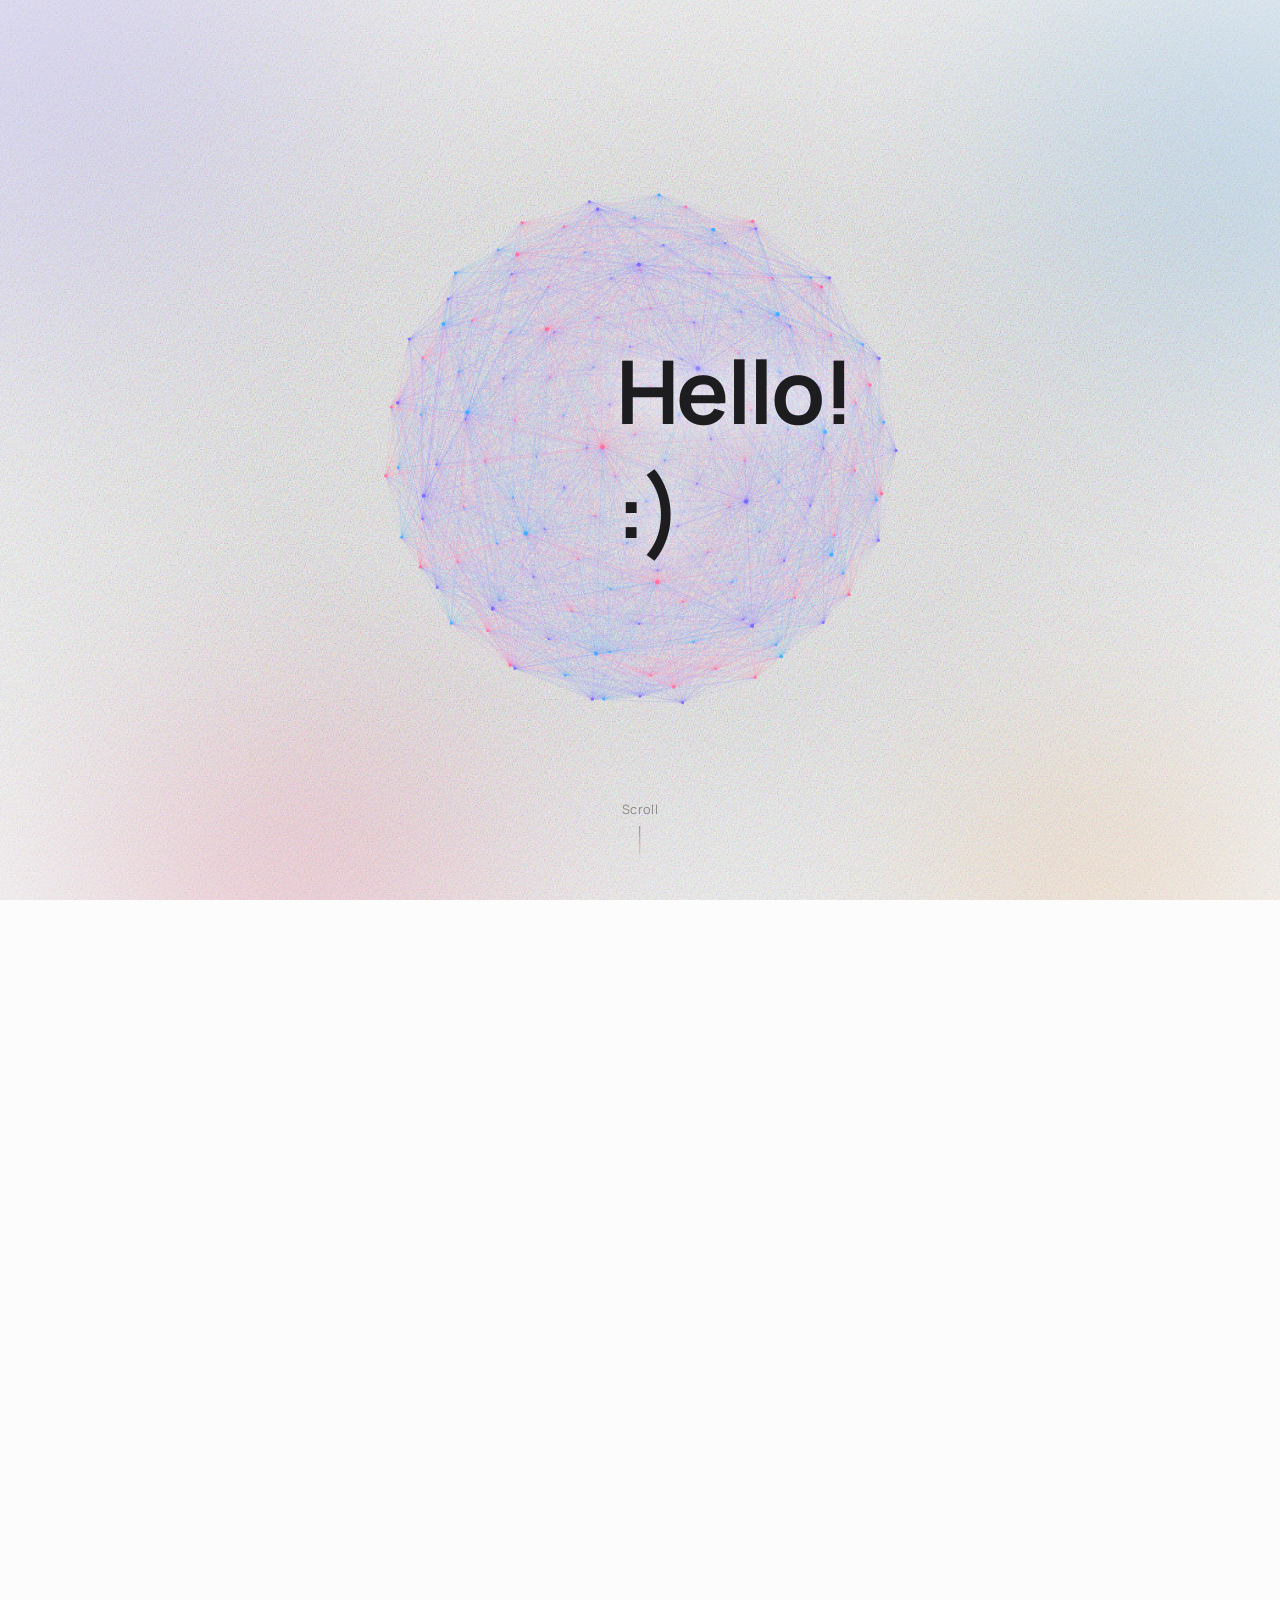
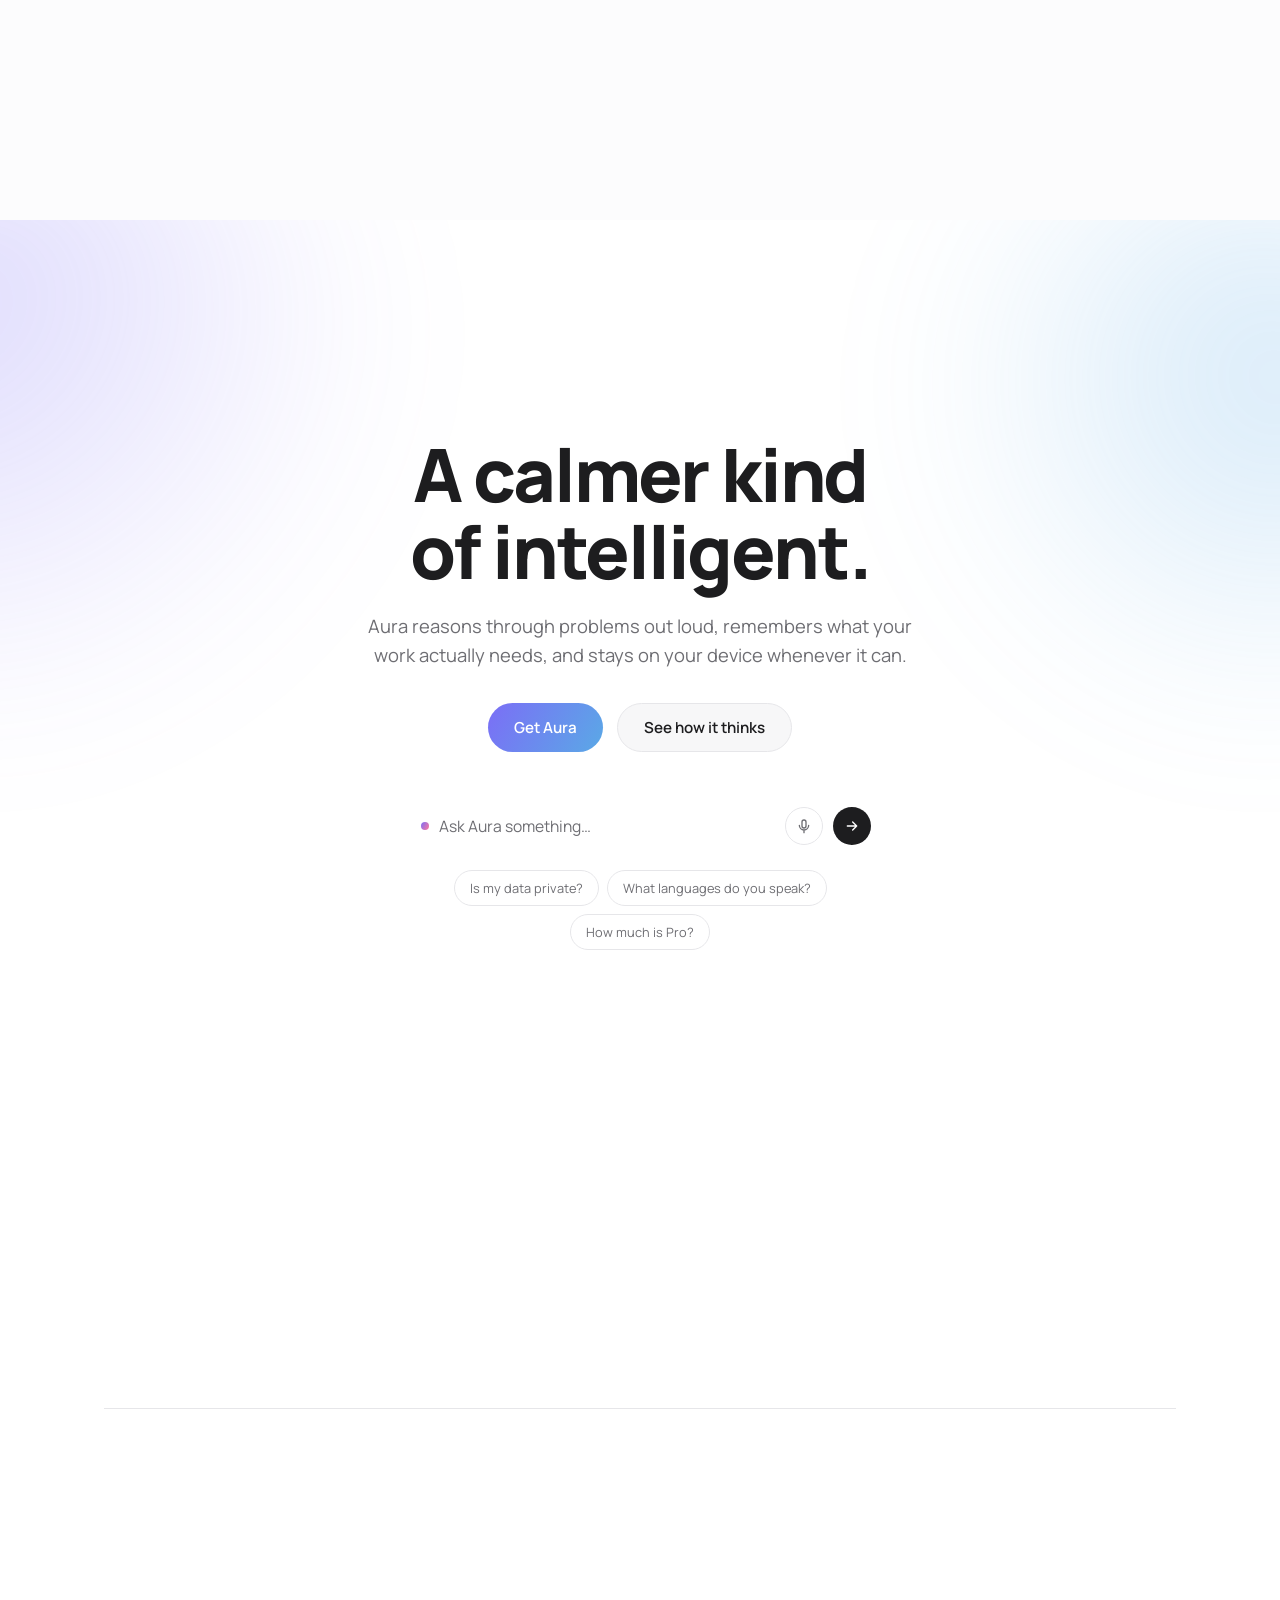
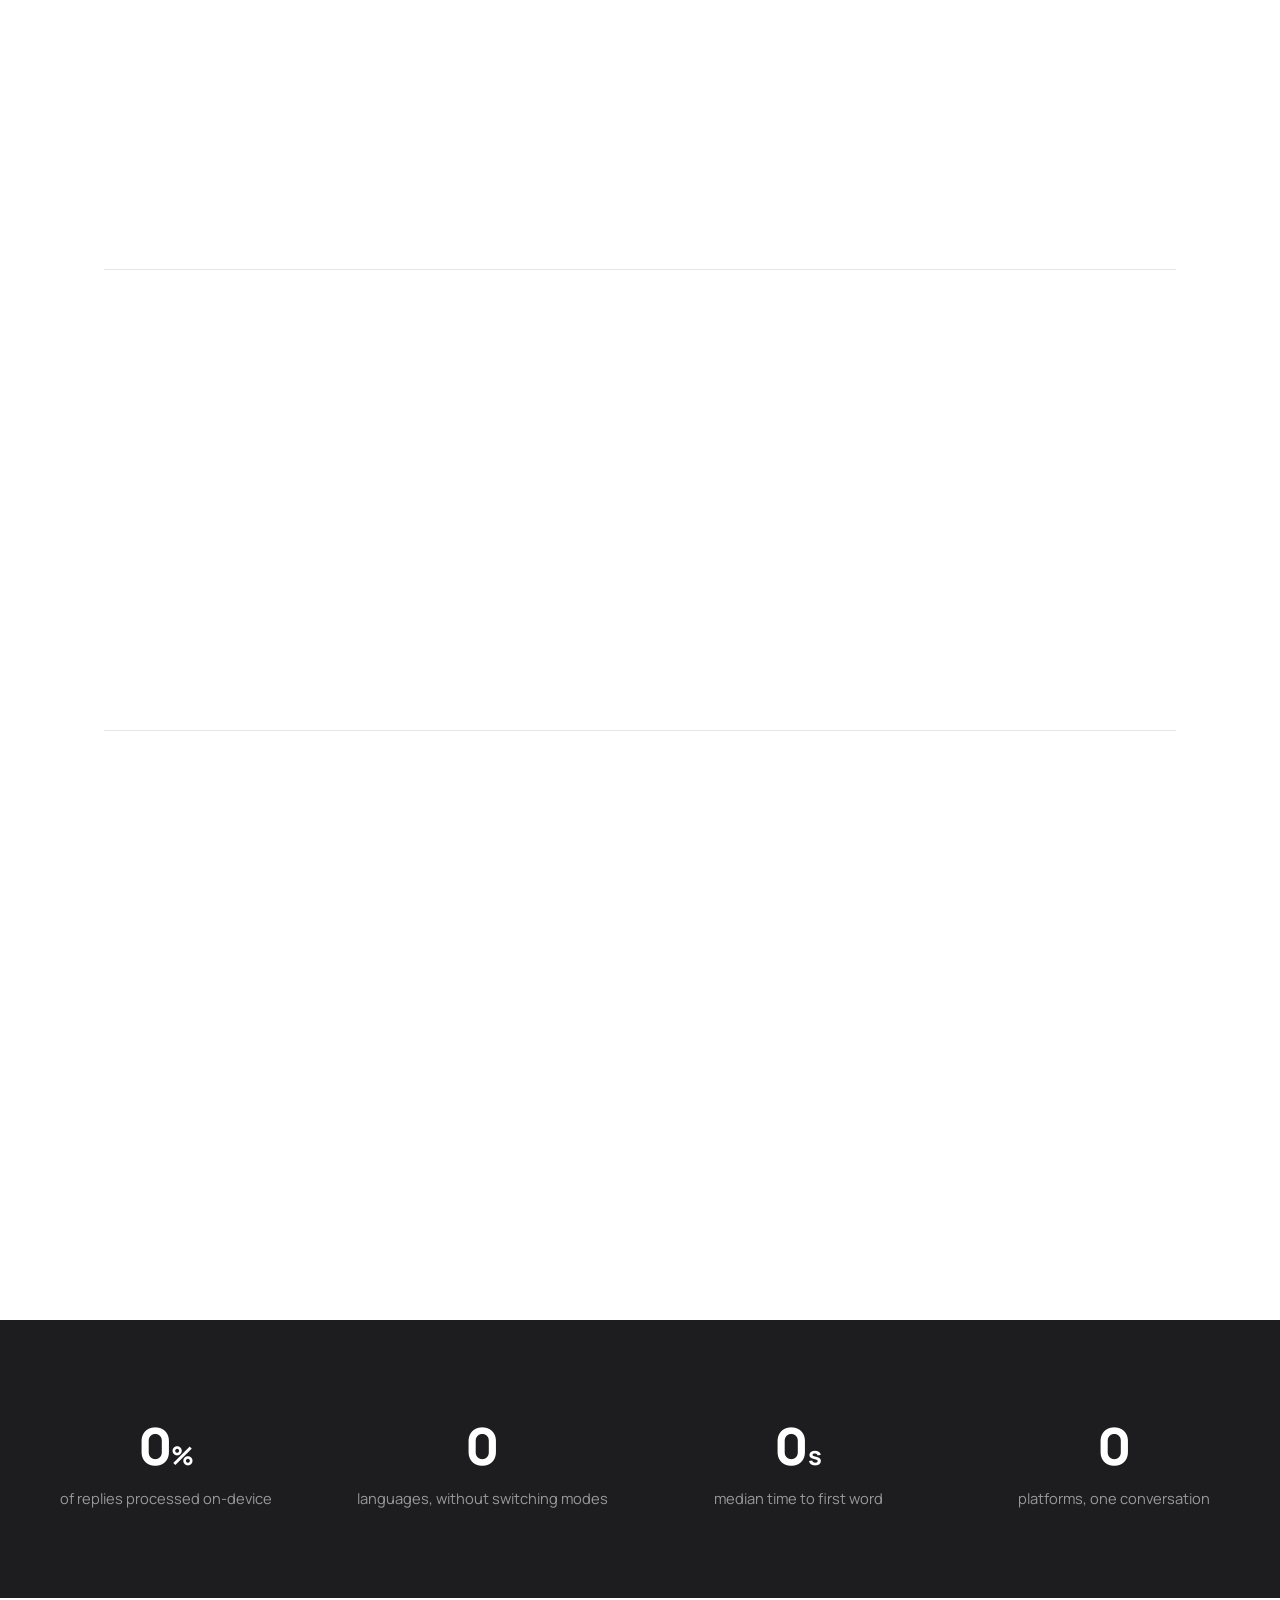
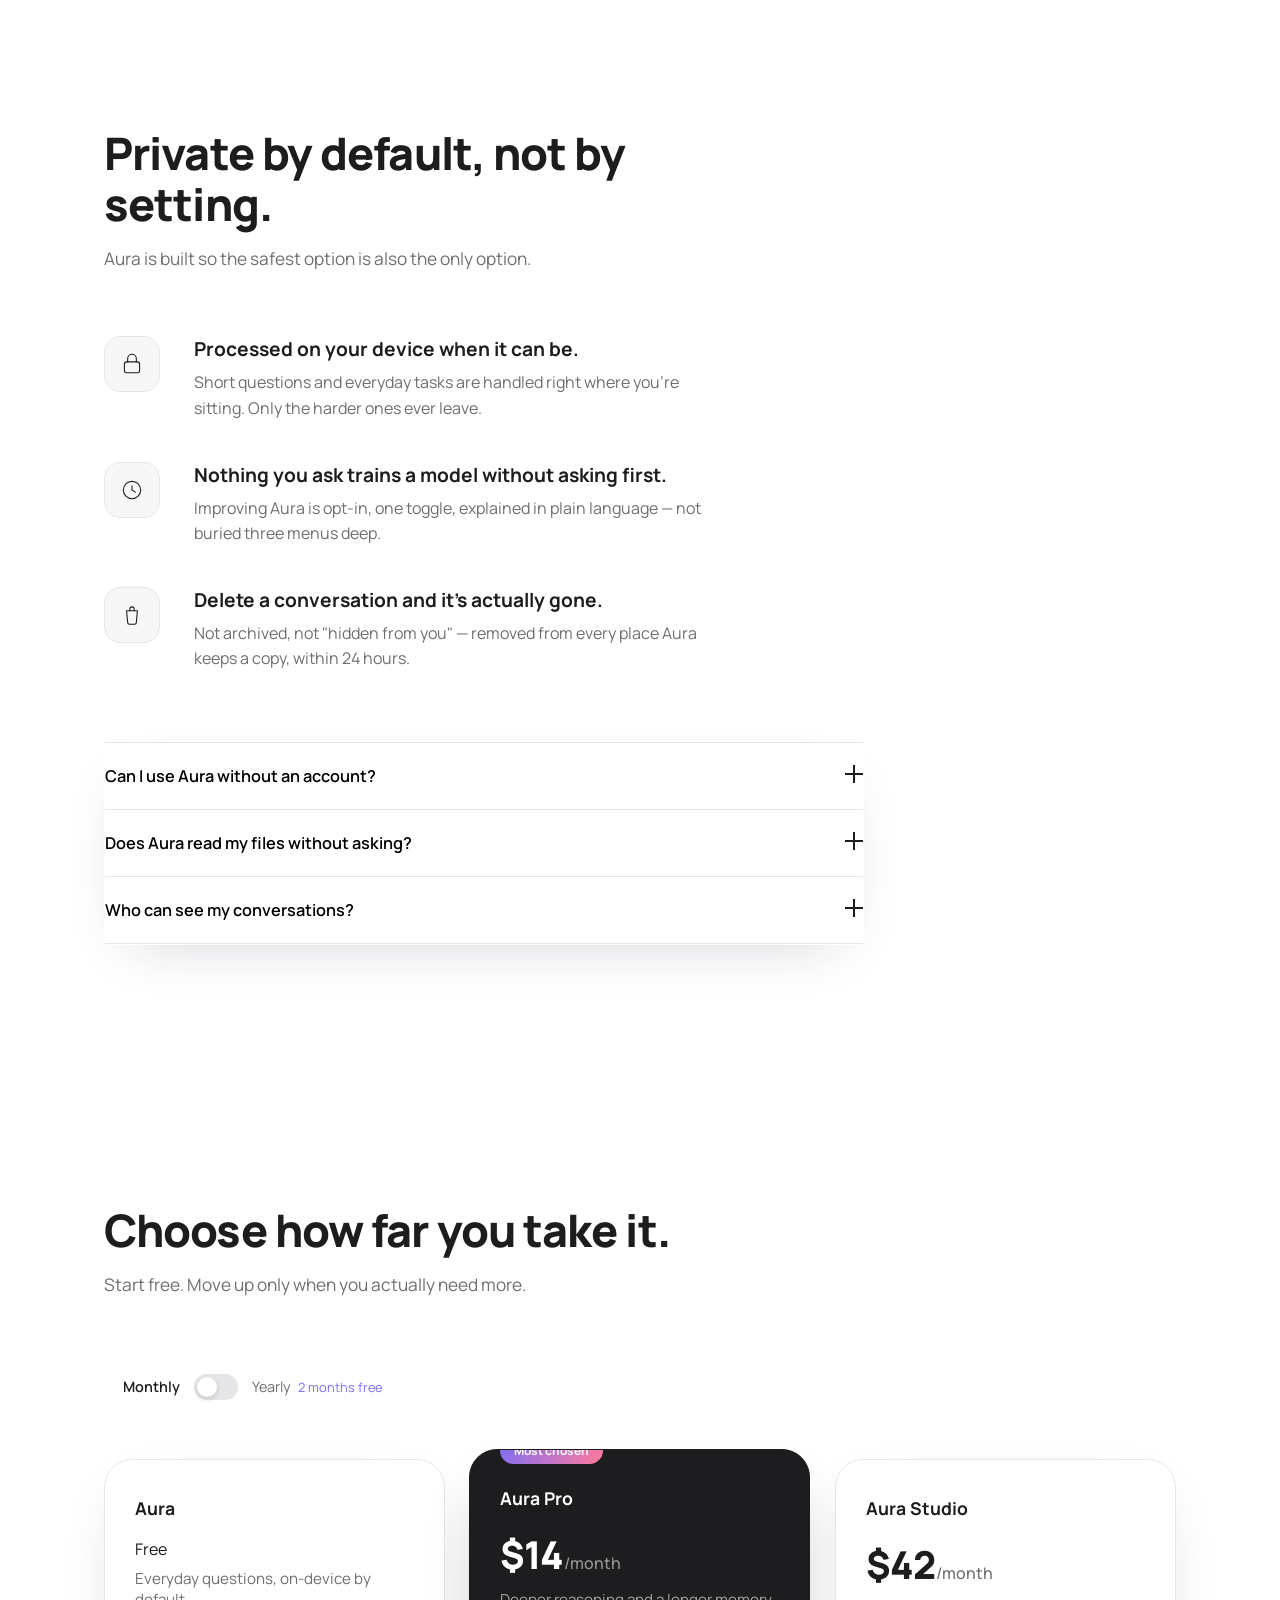
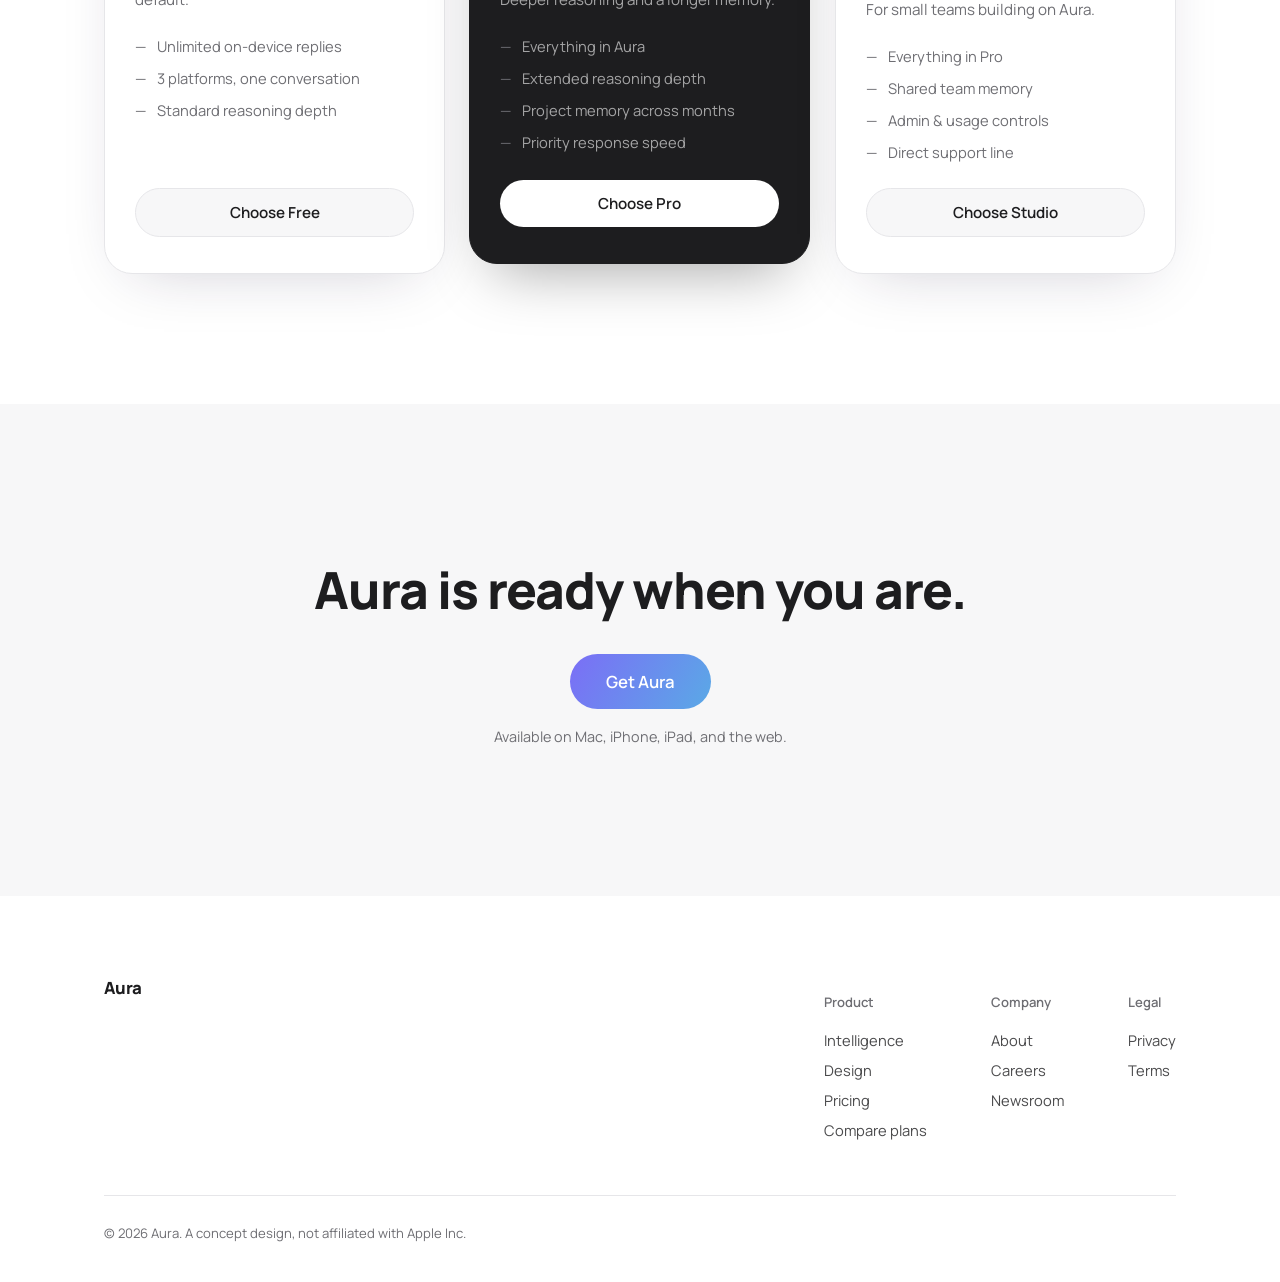
<file: index.html>
<!DOCTYPE html>
<html lang="en">
<head>
<meta charset="UTF-8">
<meta name="viewport" content="width=device-width, initial-scale=1.0">
<title>Aura — A calmer kind of intelligent</title>
<link rel="preconnect" href="https://fonts.googleapis.com">
<link rel="preconnect" href="https://fonts.gstatic.com" crossorigin>
<link href="https://fonts.googleapis.com/css2?family=Manrope:wght@300;400;500;600;700;800&display=swap" rel="stylesheet">
<link rel="stylesheet" href="style.css">
</head>
<body>

<div class="progress-rail"><div class="progress-fill" id="progressFill"></div></div>
<div class="cursor-dot" id="cursorDot"></div>

<!-- INTRO -->
<section id="intro">
  <div class="intro-sticky">
    <div class="orb-field" aria-hidden="true">
      <div class="blob blob-a"></div>
      <div class="blob blob-b"></div>
      <div class="blob blob-c"></div>
      <div class="blob blob-d"></div>
      <div class="grain"></div>
    </div>
    <canvas class="intro-orb-canvas" id="introOrbCanvas" aria-hidden="true"></canvas>
    <div class="intro-boot-ring" aria-hidden="true"></div>
    <div class="intro-boot-ring ring-2" aria-hidden="true"></div>
    <div class="vignette" aria-hidden="true"></div>

    <div class="intro-copy">
      <p class="intro-line" data-line="0">Hello! :)</p>
      <p class="intro-line" data-line="1">I'm Aura.</p>
      <p class="intro-line" data-line="2">Intelligence, without the noise.</p>
    </div>

    <div class="scroll-cue" id="scrollCue">
      <span>Scroll</span>
      <i></i>
    </div>
  </div>
</section>

<!-- NAV -->
<header id="siteNav">
  <div class="nav-inner">
    <a href="index.html#home" class="nav-mark">Aura</a>
    <nav class="nav-links">
      <a href="intelligence.html">Intelligence</a>
      <a href="design.html">Design</a>
      <a href="privacy.html">Privacy</a>
      <a href="pricing.html">Pricing</a>
    </nav>
    <a href="plans.html" class="nav-cta">Get Aura</a>
    <button class="nav-toggle" id="navToggle" aria-label="Open menu">
      <span></span><span></span>
    </button>
  </div>
  <div class="nav-mobile" id="navMobile">
    <a href="intelligence.html">Intelligence</a>
    <a href="design.html">Design</a>
    <a href="privacy.html">Privacy</a>
    <a href="pricing.html">Pricing</a>
    <a href="plans.html" class="nav-cta-mobile">Get Aura</a>
  </div>
</header>

<main>

  <!-- HOME -->
  <section id="home" class="hero">
    <div class="hero-orb" aria-hidden="true">
      <div class="blob blob-a"></div>
      <div class="blob blob-b"></div>
    </div>
    <div class="hero-copy" data-reveal>
      <h1>A calmer kind<br>of intelligent.</h1>
      <p>Aura reasons through problems out loud, remembers what your work actually needs, and stays on your device whenever it can.</p>
      <div class="hero-actions">
        <a href="index.html#pricing" class="btn btn-primary">Get Aura</a>
        <a href="intelligence.html" class="btn btn-ghost">See how it thinks</a>
      </div>

      <form class="hero-demo glass glass-spot" id="demoForm">
        <span class="demo-dot"></span>
        <input id="demoInput" type="text" placeholder="Ask Aura something…" autocomplete="off" maxlength="80">
        <button type="button" class="demo-mic" id="demoMic" aria-label="Ask by voice" title="Ask by voice">
          <svg viewBox="0 0 24 24"><path d="M12 15a3 3 0 0 0 3-3V6a3 3 0 0 0-6 0v6a3 3 0 0 0 3 3z"/><path d="M19 11a7 7 0 0 1-14 0M12 19v3"/></svg>
        </button>
        <button type="submit" class="demo-send" aria-label="Send">
          <svg viewBox="0 0 24 24"><path d="M5 12h14M13 6l6 6-6 6"/></svg>
        </button>
      </form>
      <div class="demo-suggestions" id="demoSuggestions">
        <button type="button" class="demo-chip">Is my data private?</button>
        <button type="button" class="demo-chip">What languages do you speak?</button>
        <button type="button" class="demo-chip">How much is Pro?</button>
      </div>
      <div class="demo-reply" id="demoReply"></div>
    </div>
  </section>

  <!-- DESIGN -->
  <section id="design" class="section design">
    <div class="section-head" data-reveal>
      <h2>Built like it looks.</h2>
      <p>Every part of Aura is designed with the same restraint it uses to answer you.</p>
    </div>

    <div class="feature-row">
      <div class="feature-visual glass glass-spot tilt visual-blank" data-reveal></div>
      <div class="feature-text" data-reveal>
        <h3>Every screen starts blank.</h3>
        <p>No dashboard to learn, no settings to configure before your first question. Aura opens to a single line and gets out of the way.</p>
      </div>
    </div>

    <div class="feature-row reverse">
      <div class="feature-visual glass glass-spot tilt visual-type" data-reveal>
        <span class="type-sample big">Aa</span>
        <span class="type-sample small">Aa</span>
      </div>
      <div class="feature-text" data-reveal>
        <h3>Typography that breathes.</h3>
        <p>One typeface, one clear scale, set with enough room around it that a long answer never feels like a wall of text.</p>
      </div>
    </div>

    <div class="feature-row">
      <div class="feature-visual glass glass-spot tilt visual-motion" data-reveal>
        <div class="motion-dot"></div>
      </div>
      <div class="feature-text" data-reveal>
        <h3>Motion with a reason.</h3>
        <p>Things move on this page when something changes — a tab, an answer, a reveal. Never just to prove it can.</p>
      </div>
    </div>
  </section>

  <!-- STATS -->
  <section class="stats-band" data-reveal>
    <div class="stat">
      <span class="stat-num" data-count="94">0</span><span class="stat-suffix">%</span>
      <p>of replies processed on-device</p>
    </div>
    <div class="stat">
      <span class="stat-num" data-count="52">0</span>
      <p>languages, without switching modes</p>
    </div>
    <div class="stat">
      <span class="stat-num" data-count="0" data-decimal="4">0</span><span class="stat-suffix">s</span>
      <p>median time to first word</p>
    </div>
    <div class="stat">
      <span class="stat-num" data-count="3">0</span>
      <p>platforms, one conversation</p>
    </div>
  </section>

  <!-- PRIVACY -->
  <section id="privacy" class="section privacy">
    <div class="section-head" data-reveal>
      <h2>Private by default, not by setting.</h2>
      <p>Aura is built so the safest option is also the only option.</p>
    </div>

    <div class="privacy-rows">
      <div class="privacy-row" data-reveal>
        <div class="privacy-icon"><svg viewBox="0 0 48 48"><rect x="10" y="20" width="28" height="20" rx="4"/><path d="M16 20v-6a8 8 0 0 1 16 0v6"/></svg></div>
        <div>
          <h3>Processed on your device when it can be.</h3>
          <p>Short questions and everyday tasks are handled right where you're sitting. Only the harder ones ever leave.</p>
        </div>
      </div>
      <div class="privacy-row" data-reveal>
        <div class="privacy-icon"><svg viewBox="0 0 48 48"><circle cx="24" cy="24" r="16"/><path d="M24 16v8l6 4"/></svg></div>
        <div>
          <h3>Nothing you ask trains a model without asking first.</h3>
          <p>Improving Aura is opt-in, one toggle, explained in plain language — not buried three menus deep.</p>
        </div>
      </div>
      <div class="privacy-row" data-reveal>
        <div class="privacy-icon"><svg viewBox="0 0 48 48"><path d="M14 16h20l-2 22a3 3 0 0 1-3 3H19a3 3 0 0 1-3-3z"/><path d="M20 16v-3a4 4 0 0 1 8 0v3"/></svg></div>
        <div>
          <h3>Delete a conversation and it's actually gone.</h3>
          <p>Not archived, not "hidden from you" — removed from every place Aura keeps a copy, within 24 hours.</p>
        </div>
      </div>
    </div>

    <div class="faq glass" data-reveal>
      <button class="faq-item" data-faq>
        <span class="faq-q">Can I use Aura without an account?</span>
        <span class="faq-plus"></span>
        <span class="faq-a">Yes. A local session works fully on-device with no sign-in — you'll only need an account to sync across your own devices.</span>
      </button>
      <button class="faq-item" data-faq>
        <span class="faq-q">Does Aura read my files without asking?</span>
        <span class="faq-plus"></span>
        <span class="faq-a">No. Aura only looks at a file, folder, or app the moment you point it there, for that one task.</span>
      </button>
      <button class="faq-item" data-faq>
        <span class="faq-q">Who can see my conversations?</span>
        <span class="faq-plus"></span>
        <span class="faq-a">You. Conversations are encrypted end-to-end between your devices and are never reviewed for advertising.</span>
      </button>
    </div>
  </section>

  <!-- PRICING -->
  <section id="pricing" class="section pricing">
    <div class="section-head" data-reveal>
      <h2>Choose how far you take it.</h2>
      <p>Start free. Move up only when you actually need more.</p>
    </div>

    <div class="price-toggle glass glass-spot" data-reveal>
      <span class="price-toggle-label active" data-period="monthly">Monthly</span>
      <button class="toggle-switch" id="periodSwitch" role="switch" aria-checked="false" aria-label="Switch to yearly billing">
        <span class="toggle-knob"></span>
      </button>
      <span class="price-toggle-label" data-period="yearly">Yearly <em>2 months free</em></span>
    </div>

    <div class="price-grid">
      <div class="price-card glass glass-spot tilt" data-reveal>
        <h3>Aura</h3>
        <p class="price-amount">Free</p>
        <p class="price-desc">Everyday questions, on-device by default.</p>
        <ul>
          <li>Unlimited on-device replies</li>
          <li>3 platforms, one conversation</li>
          <li>Standard reasoning depth</li>
        </ul>
        <a href="#" class="btn btn-ghost btn-block">Choose Free</a>
      </div>

      <div class="price-card featured glass glass-spot tilt" data-reveal>
        <span class="price-tag">Most chosen</span>
        <h3>Aura Pro</h3>
        <p class="price-amount"><span class="price-num" data-monthly="14" data-yearly="12">$14</span><span class="price-period">/month</span></p>
        <p class="price-desc">Deeper reasoning and a longer memory.</p>
        <ul>
          <li>Everything in Aura</li>
          <li>Extended reasoning depth</li>
          <li>Project memory across months</li>
          <li>Priority response speed</li>
        </ul>
        <a href="#" class="btn btn-primary btn-block">Choose Pro</a>
      </div>

      <div class="price-card glass glass-spot tilt" data-reveal>
        <h3>Aura Studio</h3>
        <p class="price-amount"><span class="price-num" data-monthly="42" data-yearly="35">$42</span><span class="price-period">/month</span></p>
        <p class="price-desc">For small teams building on Aura.</p>
        <ul>
          <li>Everything in Pro</li>
          <li>Shared team memory</li>
          <li>Admin & usage controls</li>
          <li>Direct support line</li>
        </ul>
        <a href="#" class="btn btn-ghost btn-block">Choose Studio</a>
      </div>
    </div>
  </section>

  <!-- FINAL CTA -->
  <section class="cta-band" data-reveal>
    <h2>Aura is ready when you are.</h2>
    <a href="index.html#pricing" class="btn btn-primary btn-lg">Get Aura</a>
    <p class="cta-note">Available on Mac, iPhone, iPad, and the web.</p>
  </section>

</main>

<footer>
  <div class="footer-top">
    <span class="nav-mark">Aura</span>
    <div class="footer-cols">
      <div class="footer-col">
        <h4>Product</h4>
        <a href="intelligence.html">Intelligence</a>
        <a href="index.html#design">Design</a>
        <a href="index.html#pricing">Pricing</a>
        <a href="plans.html">Compare plans</a>
      </div>
      <div class="footer-col">
        <h4>Company</h4>
        <a href="#">About</a>
        <a href="#">Careers</a>
        <a href="#">Newsroom</a>
      </div>
      <div class="footer-col">
        <h4>Legal</h4>
        <a href="index.html#privacy">Privacy</a>
        <a href="#">Terms</a>
      </div>
    </div>
  </div>
  <div class="footer-bottom">
    <p>© 2026 Aura. A concept design, not affiliated with Apple Inc.</p>
  </div>
</footer>

<script src="wireorb.js"></script>
<script src="script.js"></script>
</body>
  <!--
   *    /\_/\      +
       ( o.o )   <3  ghostly.grl
   +    > ^ <          *
-->
</html>
</file>
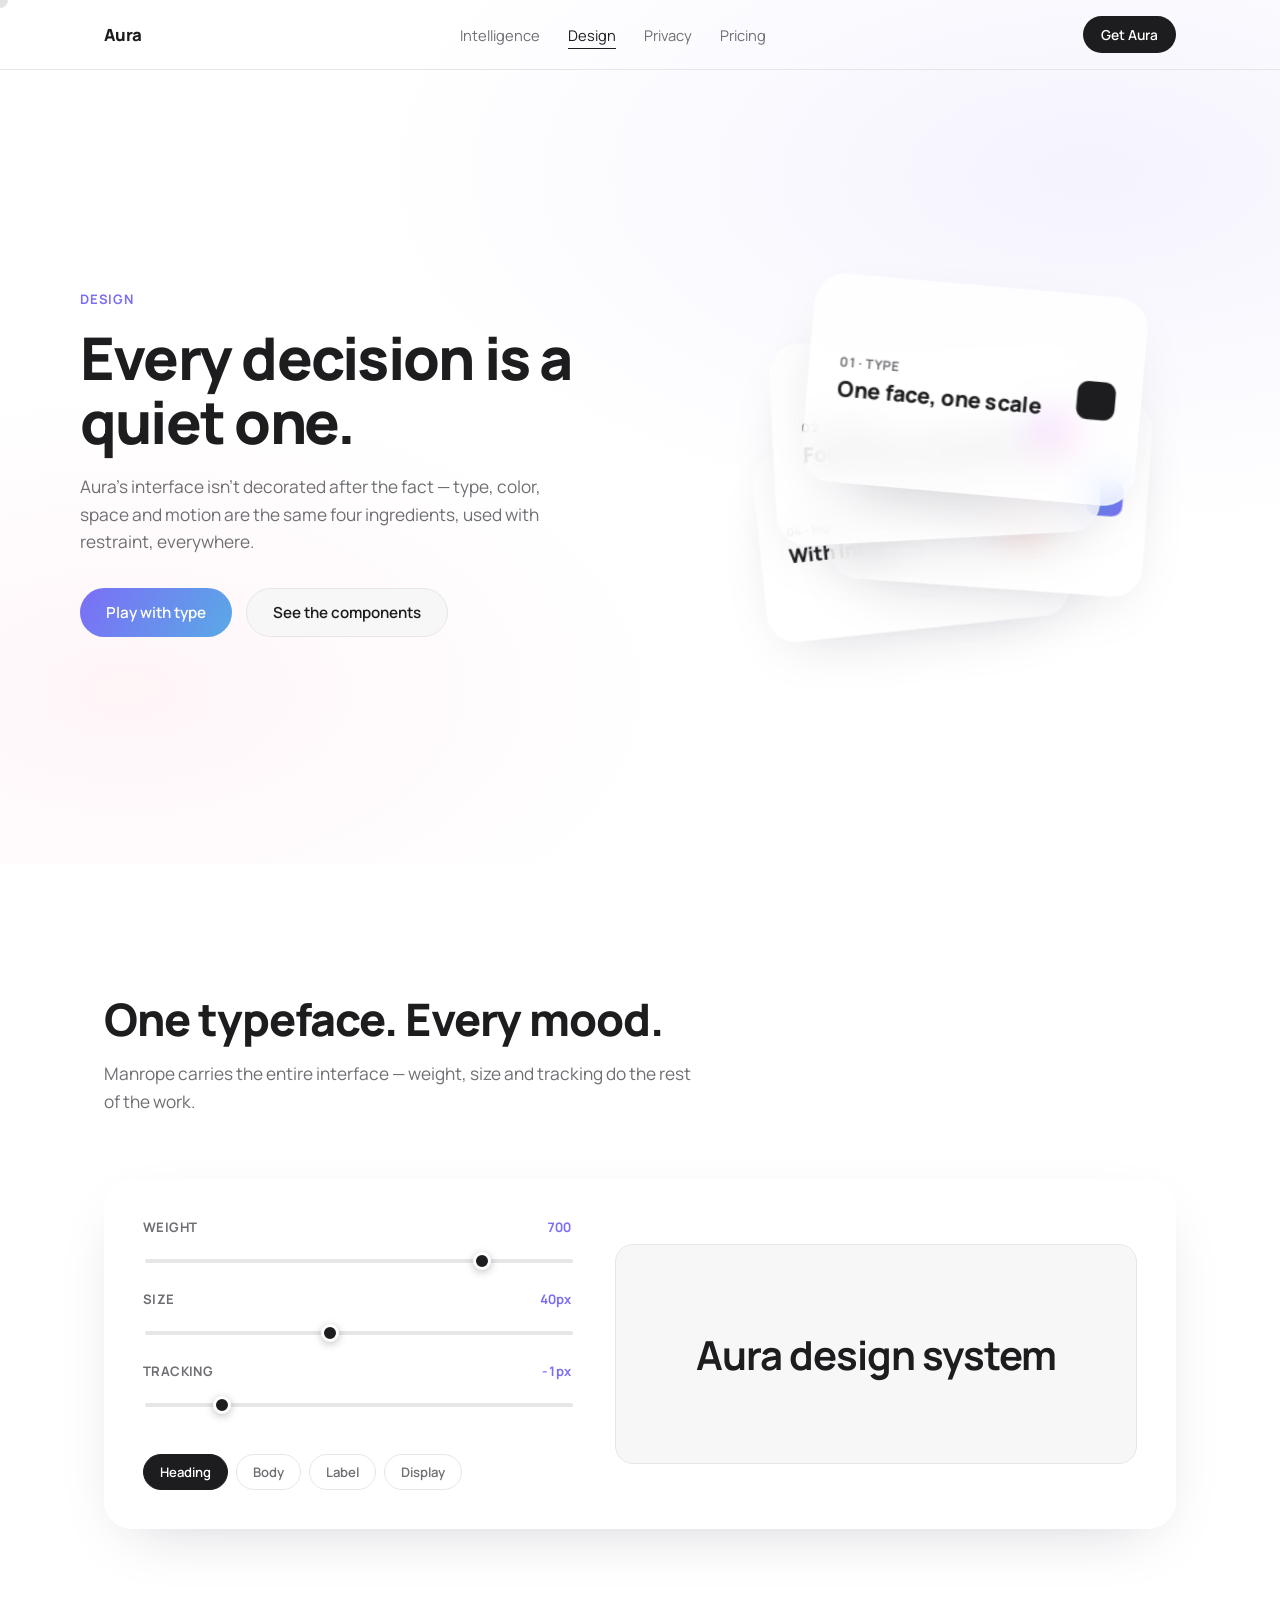
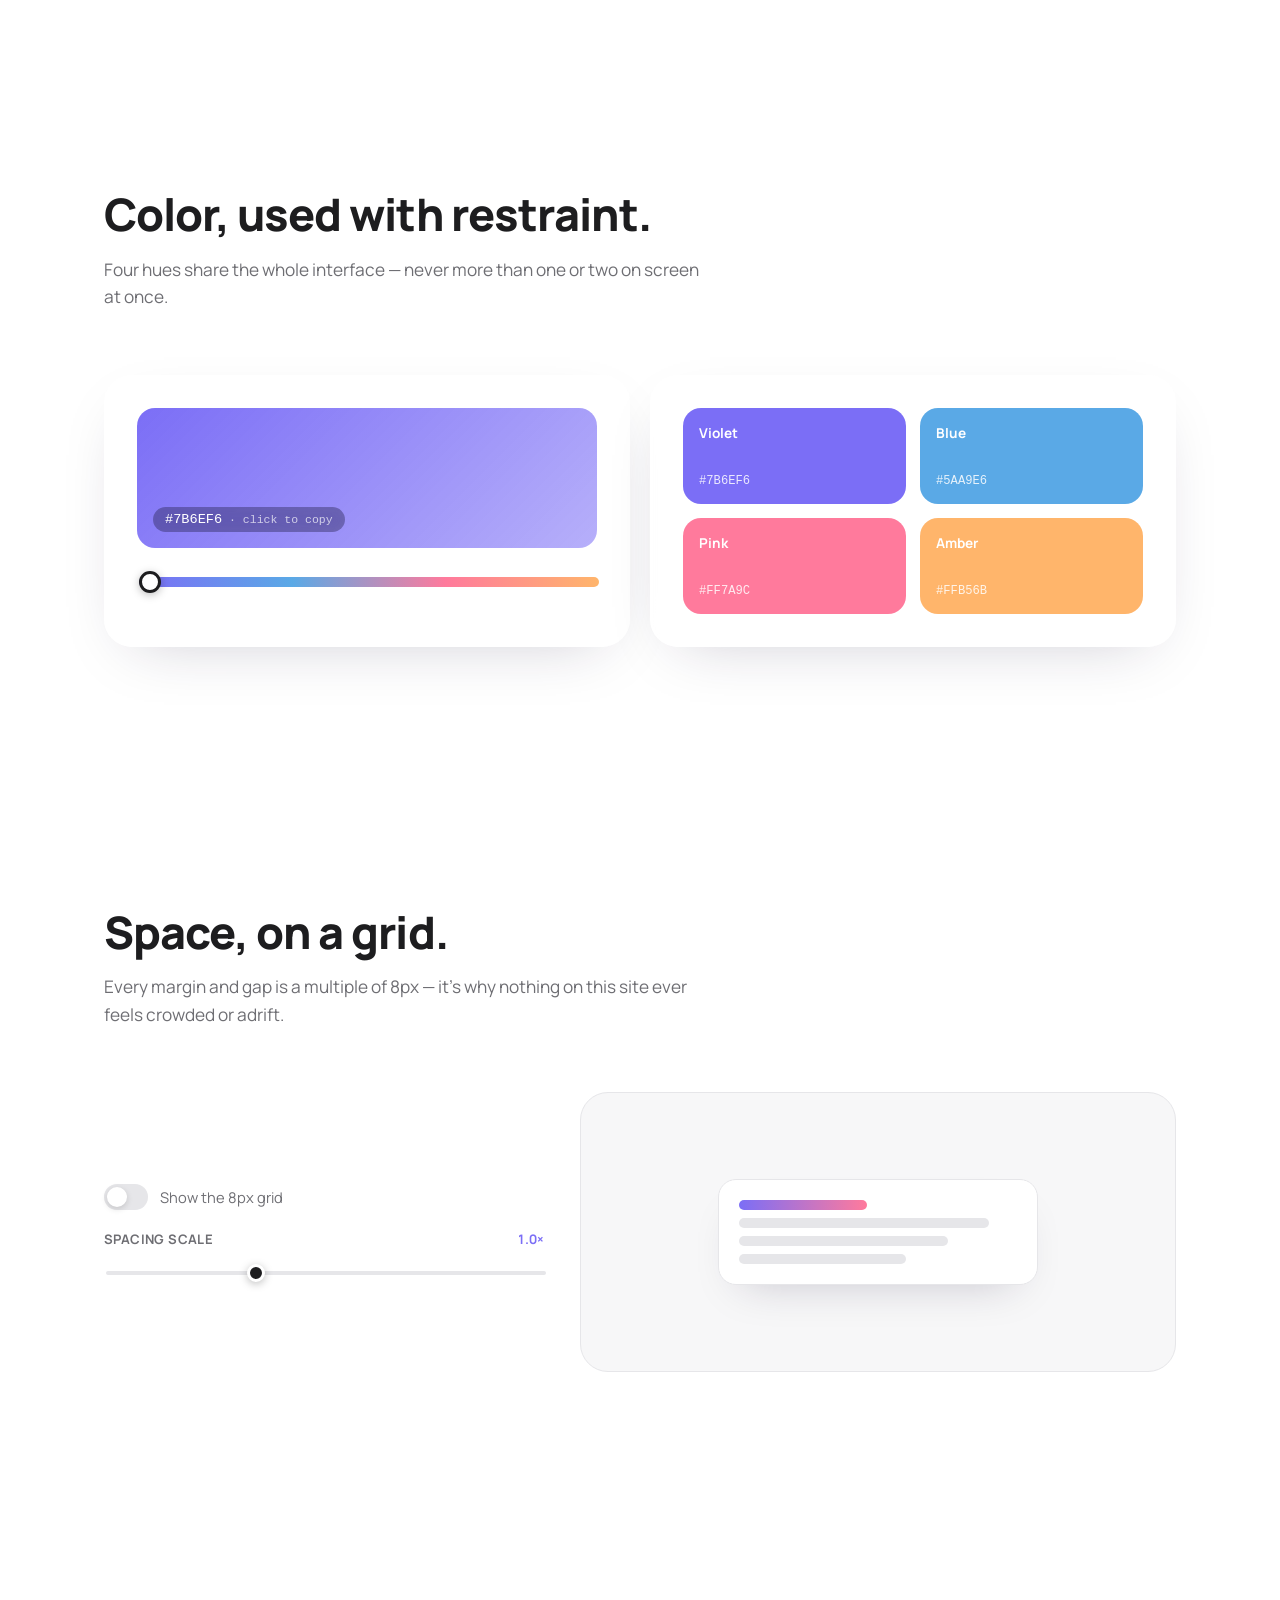
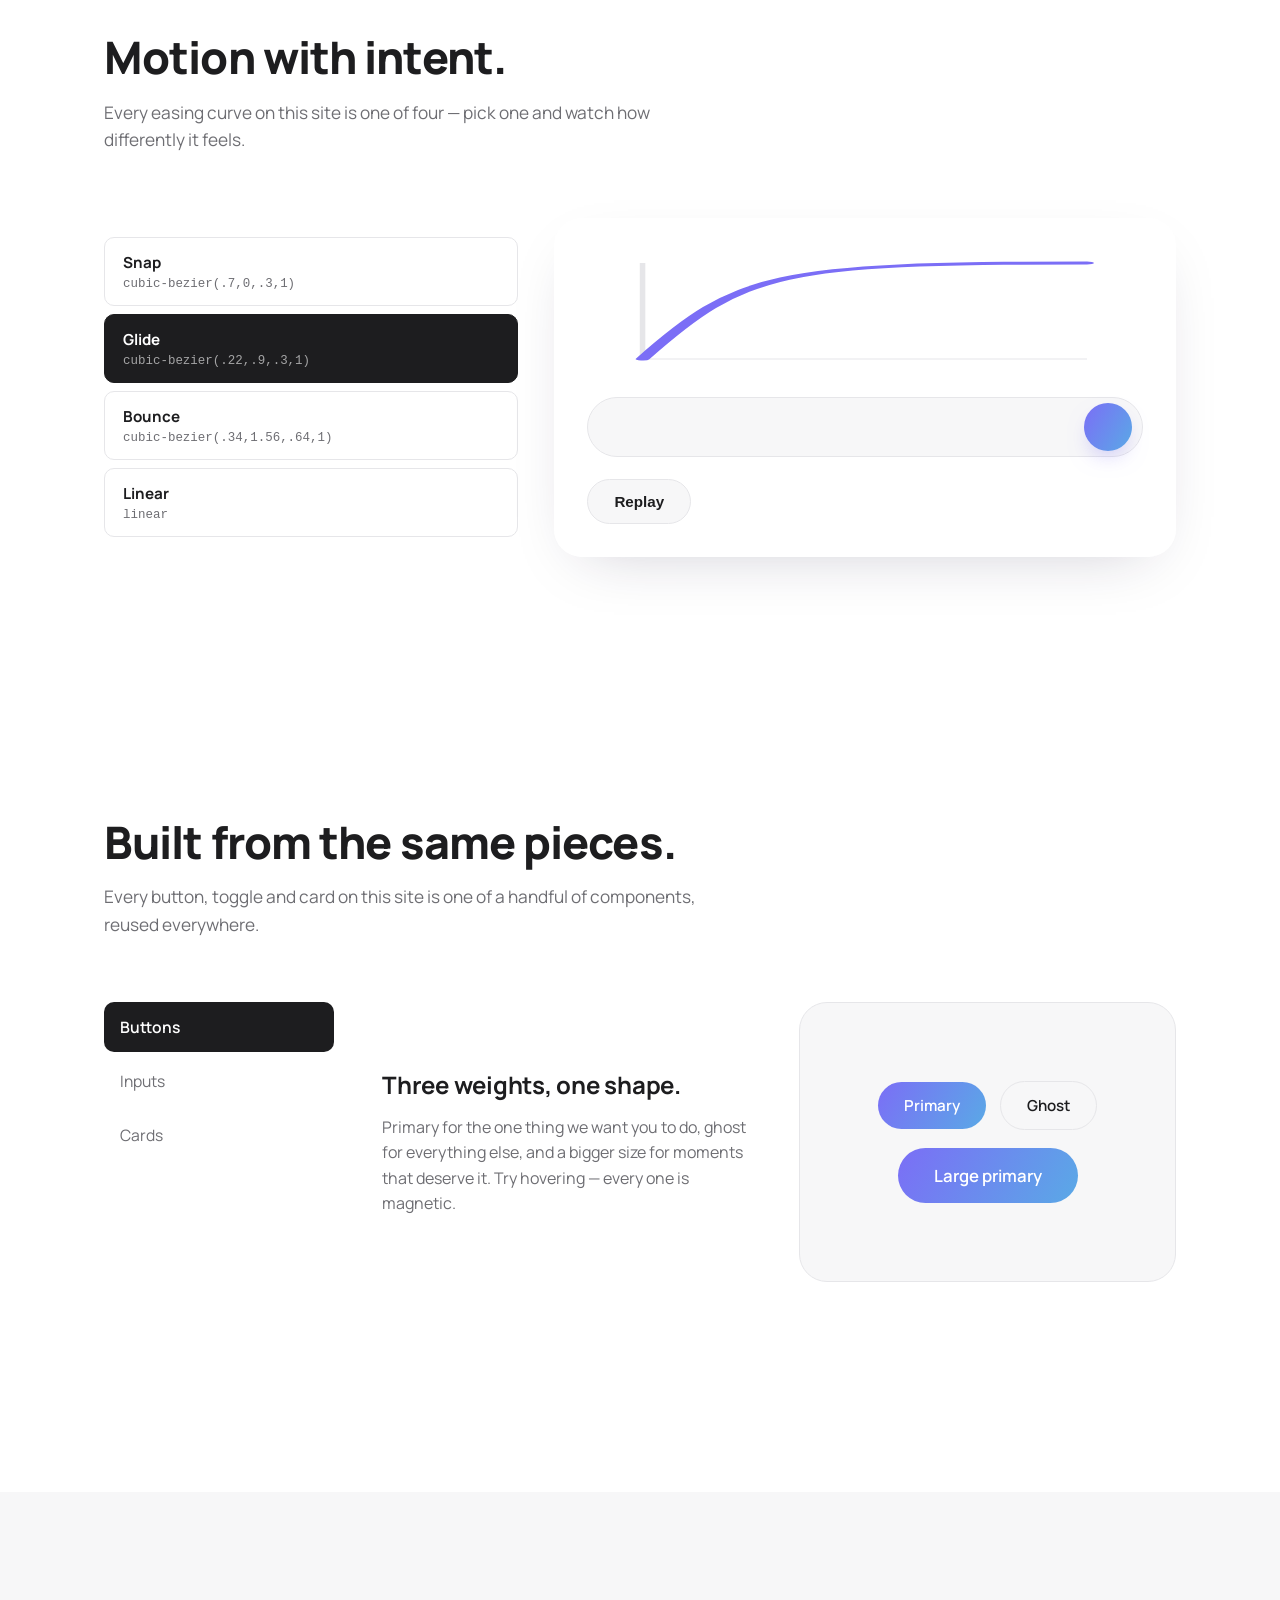
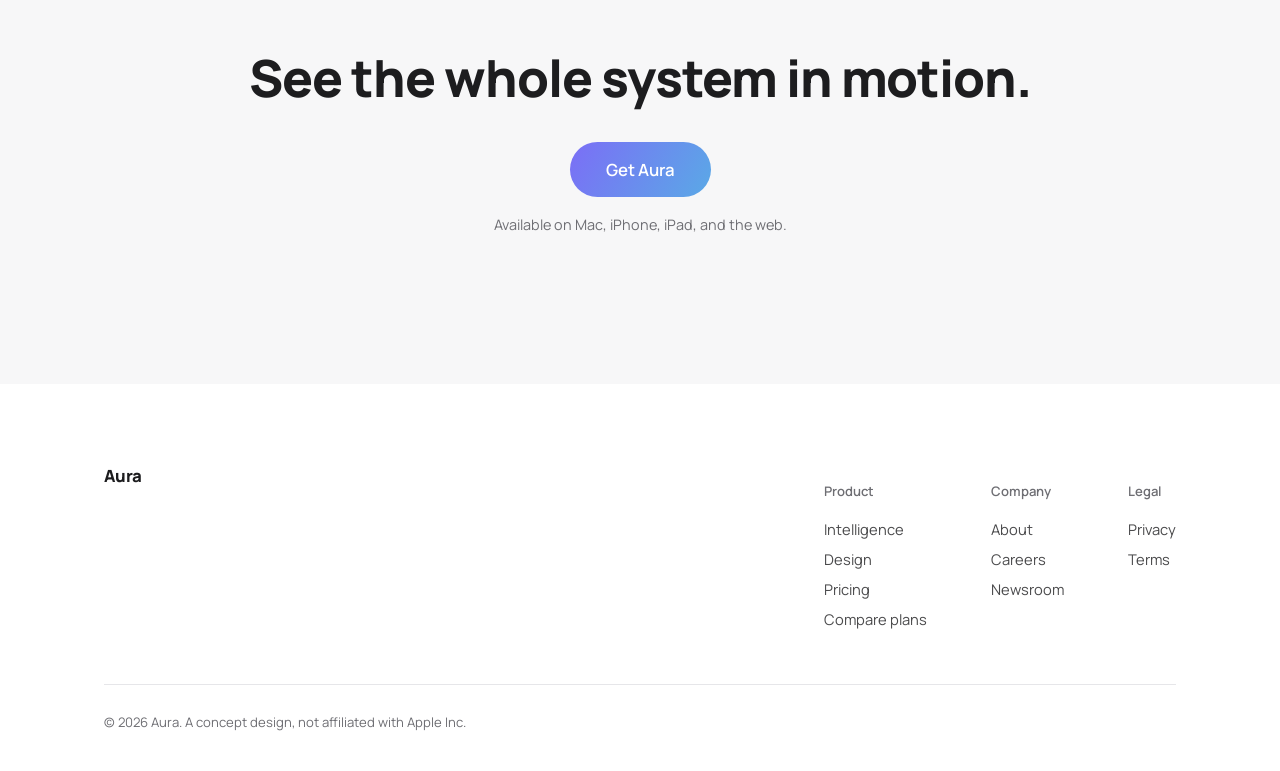
<file: design.html>
<!DOCTYPE html>
<html lang="en">
<head>
<meta charset="UTF-8">
<meta name="viewport" content="width=device-width, initial-scale=1.0">
<title>Aura — Design</title>
<link rel="preconnect" href="https://fonts.googleapis.com">
<link rel="preconnect" href="https://fonts.gstatic.com" crossorigin>
<link href="https://fonts.googleapis.com/css2?family=Manrope:wght@300;400;500;600;700;800&display=swap" rel="stylesheet">
<link rel="stylesheet" href="style.css">
<link rel="stylesheet" href="design.css">
</head>
<body>

<div class="progress-rail"><div class="progress-fill" id="progressFill"></div></div>
<div class="cursor-dot" id="cursorDot"></div>

<!-- NAV -->
<header id="siteNav" class="visible solid">
  <div class="nav-inner">
    <a href="index.html#home" class="nav-mark">Aura</a>
    <nav class="nav-links">
      <a href="intelligence.html">Intelligence</a>
      <a href="design.html" class="active">Design</a>
      <a href="privacy.html">Privacy</a>
      <a href="pricing.html">Pricing</a>
    </nav>
    <a href="plans.html" class="nav-cta">Get Aura</a>
    <button class="nav-toggle" id="navToggle" aria-label="Open menu">
      <span></span><span></span>
    </button>
  </div>
  <div class="nav-mobile" id="navMobile">
    <a href="intelligence.html">Intelligence</a>
    <a href="design.html">Design</a>
    <a href="privacy.html">Privacy</a>
    <a href="pricing.html">Pricing</a>
    <a href="plans.html" class="nav-cta-mobile">Get Aura</a>
  </div>
</header>

<main>

  <!-- HERO -->
  <section class="design-hero" id="home">
    <div class="design-hero-inner">
      <div class="design-hero-copy" data-reveal>
        <span class="eyebrow" style="display:inline-flex;align-items:center;gap:8px;font-size:.82rem;font-weight:700;letter-spacing:.06em;text-transform:uppercase;color:var(--violet);margin-bottom:18px;">Design</span>
        <h1>Every decision is a<br>quiet one.</h1>
        <p>Aura's interface isn't decorated after the fact — type, color, space and motion are the same four ingredients, used with restraint, everywhere.</p>
        <div class="design-hero-actions">
          <a href="#type" class="btn btn-primary">Play with type</a>
          <a href="#components" class="btn btn-ghost">See the components</a>
        </div>
      </div>

      <div class="layer-stack" id="layerStack" aria-hidden="true">
        <div class="layer-card" data-depth="1" data-x="-46" data-y="70" data-rot="-6" data-target="motion">
          <span class="layer-tag">04 · Motion</span>
          <span class="layer-name">With intent</span>
          <span class="layer-swatch" style="background:linear-gradient(135deg,var(--pink),var(--amber));"></span>
        </div>
        <div class="layer-card" data-depth="2" data-x="30" data-y="26" data-rot="4" data-target="space">
          <span class="layer-tag">03 · Space</span>
          <span class="layer-name">On an 8px grid</span>
          <span class="layer-swatch" style="background:linear-gradient(135deg,var(--blue),var(--violet));"></span>
        </div>
        <div class="layer-card" data-depth="3" data-x="-22" data-y="-22" data-rot="-3" data-target="color">
          <span class="layer-tag">02 · Color</span>
          <span class="layer-name">Four hues, used sparingly</span>
          <span class="layer-swatch" style="background:linear-gradient(135deg,var(--violet),var(--pink));"></span>
        </div>
        <div class="layer-card" data-depth="4" data-x="14" data-y="-64" data-rot="5" data-target="type">
          <span class="layer-tag">01 · Type</span>
          <span class="layer-name">One face, one scale</span>
          <span class="layer-swatch" style="background:var(--ink);"></span>
        </div>
      </div>
    </div>
  </section>

  <!-- TYPE LAB -->
  <section id="type" class="section">
    <div class="section-head" data-reveal>
      <h2>One typeface. Every mood.</h2>
      <p>Manrope carries the entire interface — weight, size and tracking do the rest of the work.</p>
    </div>

    <div class="type-lab glass glass-spot" data-reveal>
      <div class="type-controls">
        <div class="type-control">
          <label>Weight <span id="weightVal">700</span></label>
          <input type="range" id="rangeWeight" min="300" max="800" step="100" value="700">
        </div>
        <div class="type-control">
          <label>Size <span id="sizeVal">40px</span></label>
          <input type="range" id="rangeSize" min="16" max="72" step="1" value="40">
        </div>
        <div class="type-control">
          <label>Tracking <span id="trackVal">-1px</span></label>
          <input type="range" id="rangeTrack" min="-2" max="4" step="0.5" value="-1">
        </div>
        <div class="type-preset-row">
          <button class="type-preset active" data-weight="700" data-size="40" data-track="-1">Heading</button>
          <button class="type-preset" data-weight="500" data-size="18" data-track="0">Body</button>
          <button class="type-preset" data-weight="600" data-size="13" data-track="1.5">Label</button>
          <button class="type-preset" data-weight="800" data-size="64" data-track="-2">Display</button>
        </div>
      </div>
      <div class="type-preview-wrap">
        <span class="type-preview" id="typePreview">Aura design system</span>
      </div>
    </div>
  </section>

  <!-- COLOR -->
  <section id="color" class="section">
    <div class="section-head" data-reveal>
      <h2>Color, used with restraint.</h2>
      <p>Four hues share the whole interface — never more than one or two on screen at once.</p>
    </div>

    <div class="color-wrap" data-reveal>
      <div class="color-mixer glass glass-spot">
        <div class="mixer-preview" id="mixerPreview">
          <span class="mixer-hex" id="mixerHex" data-copy="mixer">#7B6EF6</span>
        </div>
        <input type="range" id="colorRange" min="0" max="100" step="0.5" value="0">
      </div>
      <div class="swatch-grid glass glass-spot">
        <div class="swatch" data-copy="#7B6EF6" style="background:var(--violet);">
          <span class="swatch-name">Violet</span>
          <span class="swatch-hex">#7B6EF6</span>
          <span class="copied-tag">Copied</span>
        </div>
        <div class="swatch" data-copy="#5AA9E6" style="background:var(--blue);">
          <span class="swatch-name">Blue</span>
          <span class="swatch-hex">#5AA9E6</span>
          <span class="copied-tag">Copied</span>
        </div>
        <div class="swatch" data-copy="#FF7A9C" style="background:var(--pink);">
          <span class="swatch-name">Pink</span>
          <span class="swatch-hex">#FF7A9C</span>
          <span class="copied-tag">Copied</span>
        </div>
        <div class="swatch" data-copy="#FFB56B" style="background:var(--amber);">
          <span class="swatch-name">Amber</span>
          <span class="swatch-hex">#FFB56B</span>
          <span class="copied-tag">Copied</span>
        </div>
      </div>
    </div>
  </section>

  <!-- SPACE -->
  <section id="space" class="section">
    <div class="section-head" data-reveal>
      <h2>Space, on a grid.</h2>
      <p>Every margin and gap is a multiple of 8px — it's why nothing on this site ever feels crowded or adrift.</p>
    </div>

    <div class="space-wrap" data-reveal>
      <div class="space-controls">
        <div class="space-toggle">
          <button class="space-toggle-switch" id="gridToggle" role="switch" aria-checked="false" aria-label="Toggle grid overlay">
            <span class="knob"></span>
          </button>
          <span>Show the 8px grid</span>
        </div>
        <div class="type-control">
          <label>Spacing scale <span id="spaceScaleVal">1.0×</span></label>
          <input type="range" id="spaceRange" min="0.5" max="2" step="0.1" value="1">
        </div>
      </div>
      <div class="space-stage">
        <div class="space-grid-overlay" id="gridOverlay"></div>
        <div class="space-demo-card" id="spaceDemoCard" style="padding:20px; gap:8px;">
          <div class="sd-line accent"></div>
          <div class="sd-line" style="width:90%;"></div>
          <div class="sd-line" style="width:75%;"></div>
          <div class="sd-line" style="width:60%;"></div>
        </div>
      </div>
    </div>
  </section>

  <!-- MOTION -->
  <section id="motion" class="section">
    <div class="section-head" data-reveal>
      <h2>Motion with intent.</h2>
      <p>Every easing curve on this site is one of four — pick one and watch how differently it feels.</p>
    </div>

    <div class="motion-wrap" data-reveal>
      <div class="easing-list">
        <button class="easing-btn" data-easing="snap"><strong>Snap</strong><span>cubic-bezier(.7,0,.3,1)</span></button>
        <button class="easing-btn active" data-easing="glide"><strong>Glide</strong><span>cubic-bezier(.22,.9,.3,1)</span></button>
        <button class="easing-btn" data-easing="bounce"><strong>Bounce</strong><span>cubic-bezier(.34,1.56,.64,1)</span></button>
        <button class="easing-btn" data-easing="linear"><strong>Linear</strong><span>linear</span></button>
      </div>
      <div class="motion-stage glass glass-spot">
        <svg class="motion-graph" viewBox="0 0 100 100" preserveAspectRatio="none">
          <line x1="10" y1="90" x2="90" y2="90" stroke="var(--line)" stroke-width="1"/>
          <line x1="10" y1="10" x2="10" y2="90" stroke="var(--line)" stroke-width="1"/>
          <path id="graphActivePath" d="" fill="none" stroke="var(--violet)" stroke-width="2.5" stroke-linecap="round"/>
        </svg>
        <div class="motion-track">
          <div class="motion-ball" id="motionBall"></div>
        </div>
        <button class="btn btn-ghost motion-replay" id="motionReplay">Replay</button>
      </div>
    </div>
  </section>

  <!-- COMPONENTS -->
  <section id="components" class="section">
    <div class="section-head" data-reveal>
      <h2>Built from the same pieces.</h2>
      <p>Every button, toggle and card on this site is one of a handful of components, reused everywhere.</p>
    </div>

    <div class="tabs" data-reveal style="margin-top:48px;">
      <div class="tab-list" role="tablist" aria-label="Component categories">
        <button class="tab-btn active" data-tab="buttons" role="tab" aria-selected="true">Buttons</button>
        <button class="tab-btn" data-tab="inputs" role="tab" aria-selected="false">Inputs</button>
        <button class="tab-btn" data-tab="cards" role="tab" aria-selected="false">Cards</button>
      </div>

      <div class="tab-stage">
        <div class="tab-panel active" id="panel-buttons">
          <div class="panel-text">
            <h3>Three weights, one shape.</h3>
            <p>Primary for the one thing we want you to do, ghost for everything else, and a bigger size for moments that deserve it. Try hovering — every one is magnetic.</p>
          </div>
          <div class="panel-visual" style="background:var(--paper-dim); flex-direction:column; gap:18px;">
            <div class="comp-buttons">
              <a href="#" class="btn btn-primary" onclick="return false;">Primary</a>
              <a href="#" class="btn btn-ghost" onclick="return false;">Ghost</a>
            </div>
            <div class="comp-buttons">
              <a href="#" class="btn btn-primary btn-lg" onclick="return false;">Large primary</a>
            </div>
          </div>
        </div>

        <div class="tab-panel" id="panel-inputs">
          <div class="panel-text">
            <h3>Small controls, clear state.</h3>
            <p>A toggle is either on or off — never a guess. Try flipping these; the same switch handles billing periods and privacy settings elsewhere on the site.</p>
          </div>
          <div class="panel-visual" style="background:var(--paper-dim);">
            <div class="comp-input-demo">
              <div class="comp-toggle-row">
                <button class="space-toggle-switch demo-toggle" role="switch" aria-checked="true"><span class="knob"></span></button>
                <span>Sync across devices</span>
              </div>
              <div class="comp-toggle-row">
                <button class="space-toggle-switch demo-toggle" role="switch" aria-checked="false"><span class="knob"></span></button>
                <span>Share anonymous usage</span>
              </div>
              <input class="comp-text-input" placeholder="Ask Aura something…">
            </div>
          </div>
        </div>

        <div class="tab-panel" id="panel-cards">
          <div class="panel-text">
            <h3>Glass, everywhere it earns it.</h3>
            <p>Cards get the frosted treatment only when they float above something — a demo, a stat, a price. Flat content stays flat.</p>
          </div>
          <div class="panel-visual" style="background:var(--paper-dim);">
            <div class="comp-cards-row">
              <div class="comp-mini-card glass glass-spot tilt">
                <div class="mini-dot"></div>
                <h5>Reasoning</h5>
                <p>Step by step</p>
              </div>
              <div class="comp-mini-card glass glass-spot tilt">
                <div class="mini-dot" style="background:linear-gradient(120deg,var(--blue),var(--amber));"></div>
                <h5>Memory</h5>
                <p>What matters</p>
              </div>
            </div>
          </div>
        </div>
      </div>
    </div>
  </section>

  <!-- FINAL CTA -->
  <section class="cta-band" data-reveal>
    <h2>See the whole system in motion.</h2>
    <a href="pricing.html" class="btn btn-primary btn-lg">Get Aura</a>
    <p class="cta-note">Available on Mac, iPhone, iPad, and the web.</p>
  </section>

</main>

<footer>
  <div class="footer-top">
    <span class="nav-mark">Aura</span>
    <div class="footer-cols">
      <div class="footer-col">
        <h4>Product</h4>
        <a href="intelligence.html">Intelligence</a>
        <a href="design.html">Design</a>
        <a href="index.html#pricing">Pricing</a>
        <a href="plans.html">Compare plans</a>
      </div>
      <div class="footer-col">
        <h4>Company</h4>
        <a href="#">About</a>
        <a href="#">Careers</a>
        <a href="#">Newsroom</a>
      </div>
      <div class="footer-col">
        <h4>Legal</h4>
        <a href="index.html#privacy">Privacy</a>
        <a href="#">Terms</a>
      </div>
    </div>
  </div>
  <div class="footer-bottom">
    <p>© 2026 Aura. A concept design, not affiliated with Apple Inc.</p>
  </div>
</footer>

<script src="design.js"></script>
</body>
  <!--
   *    /\_/\      +
       ( o.o )   <3  ghostly.grl
   +    > ^ <          *
-->
</html>
</file>
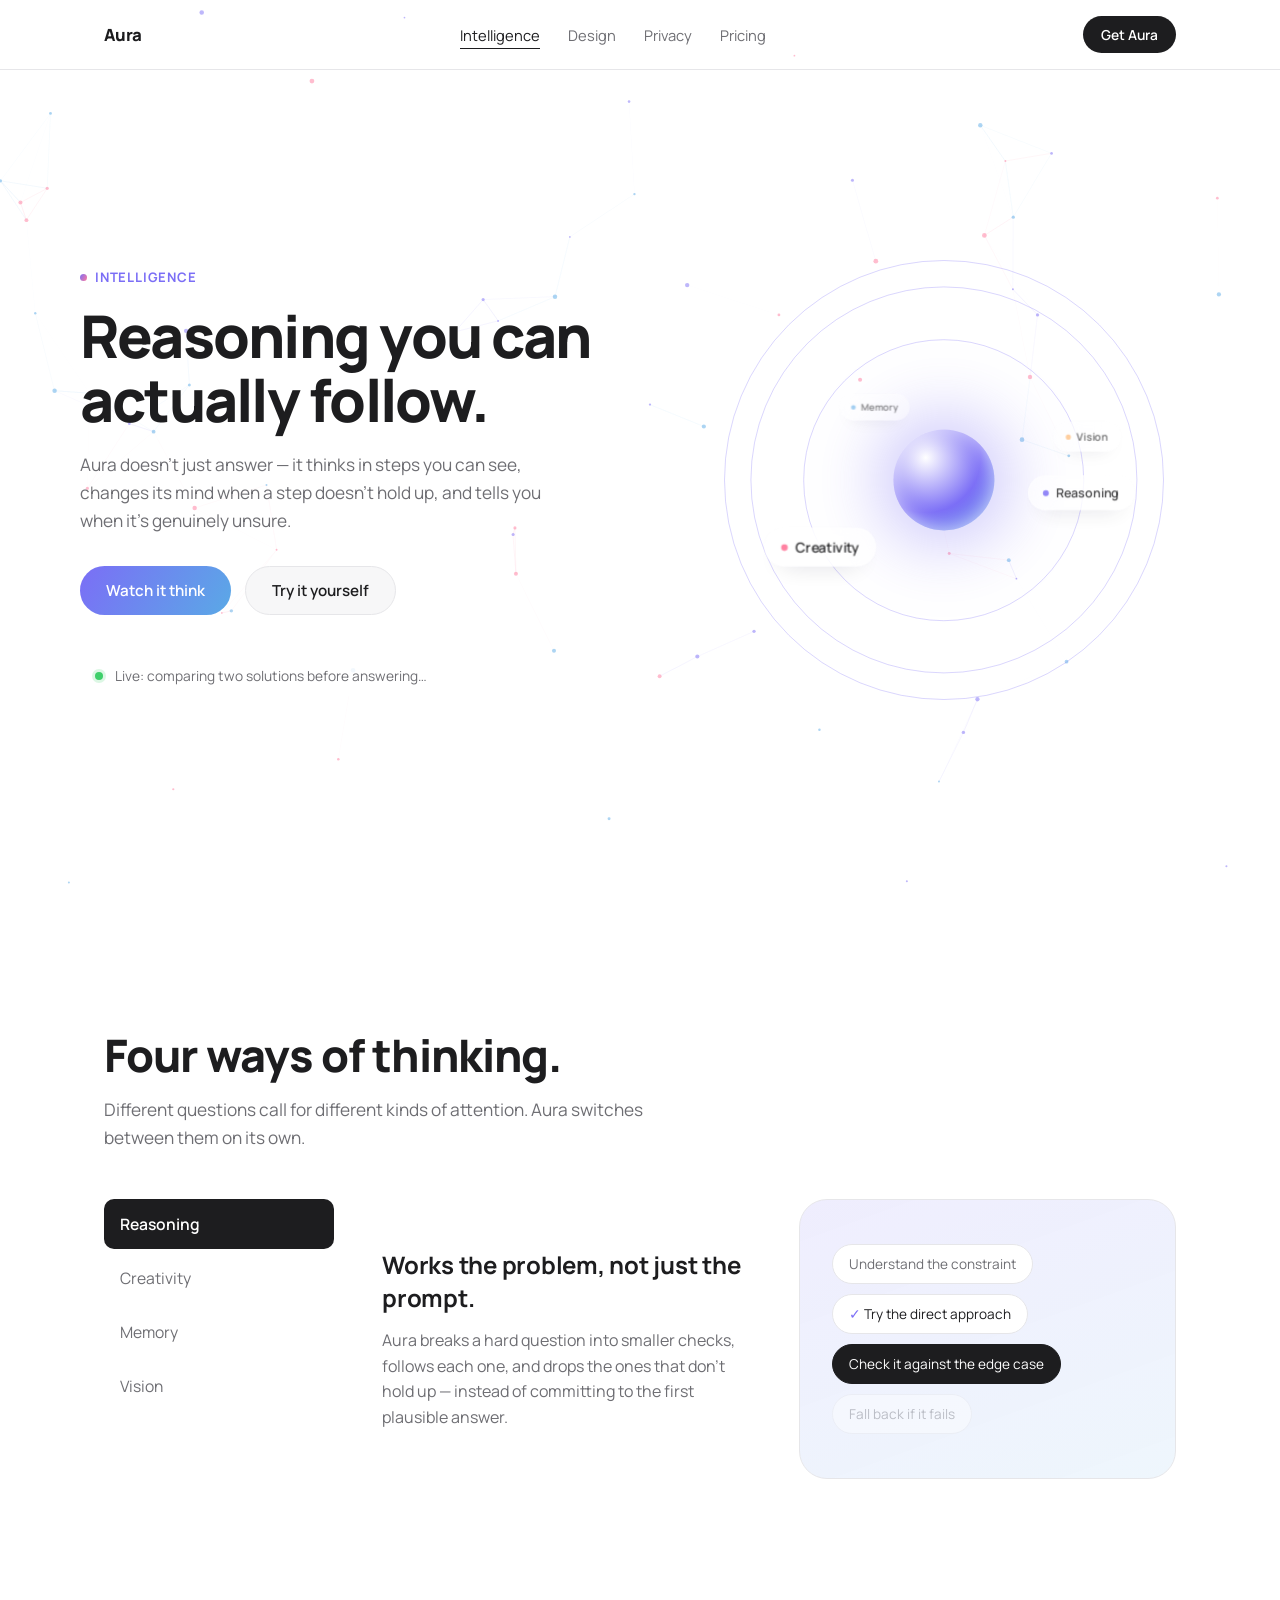
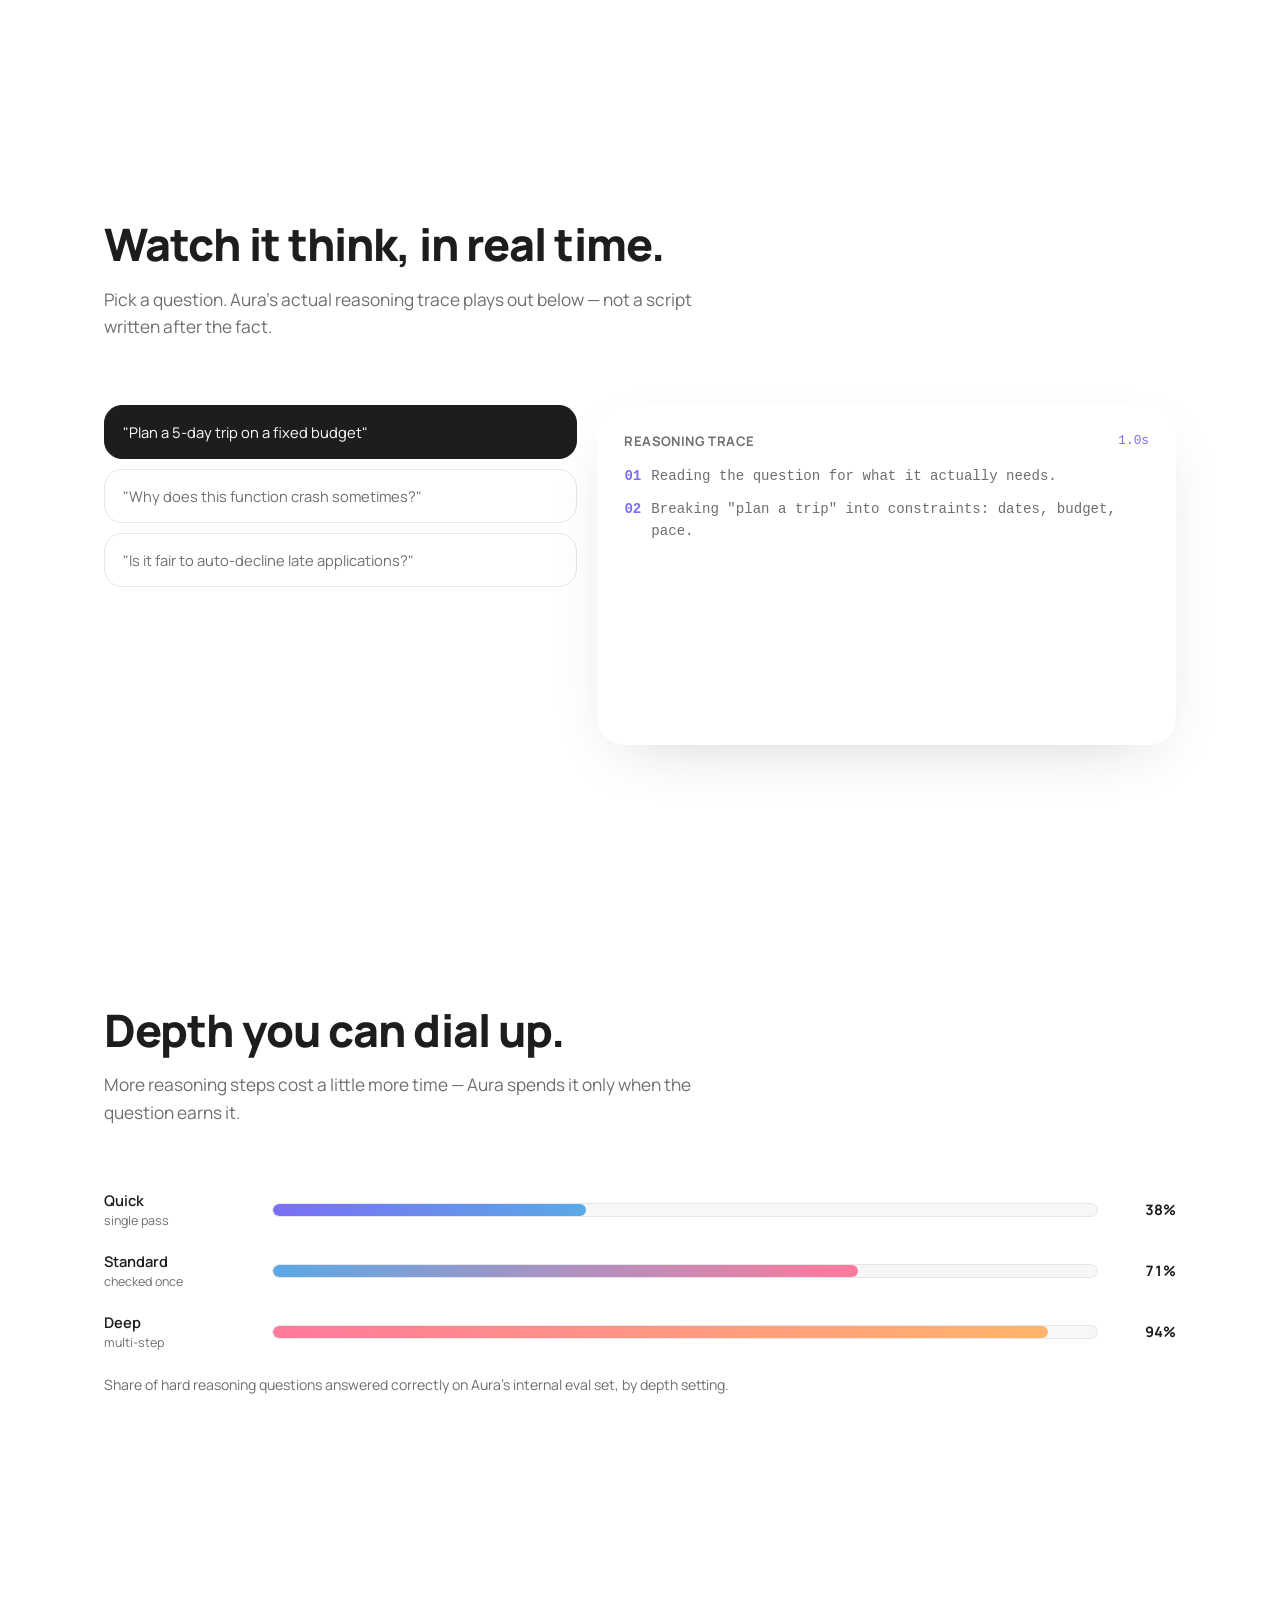
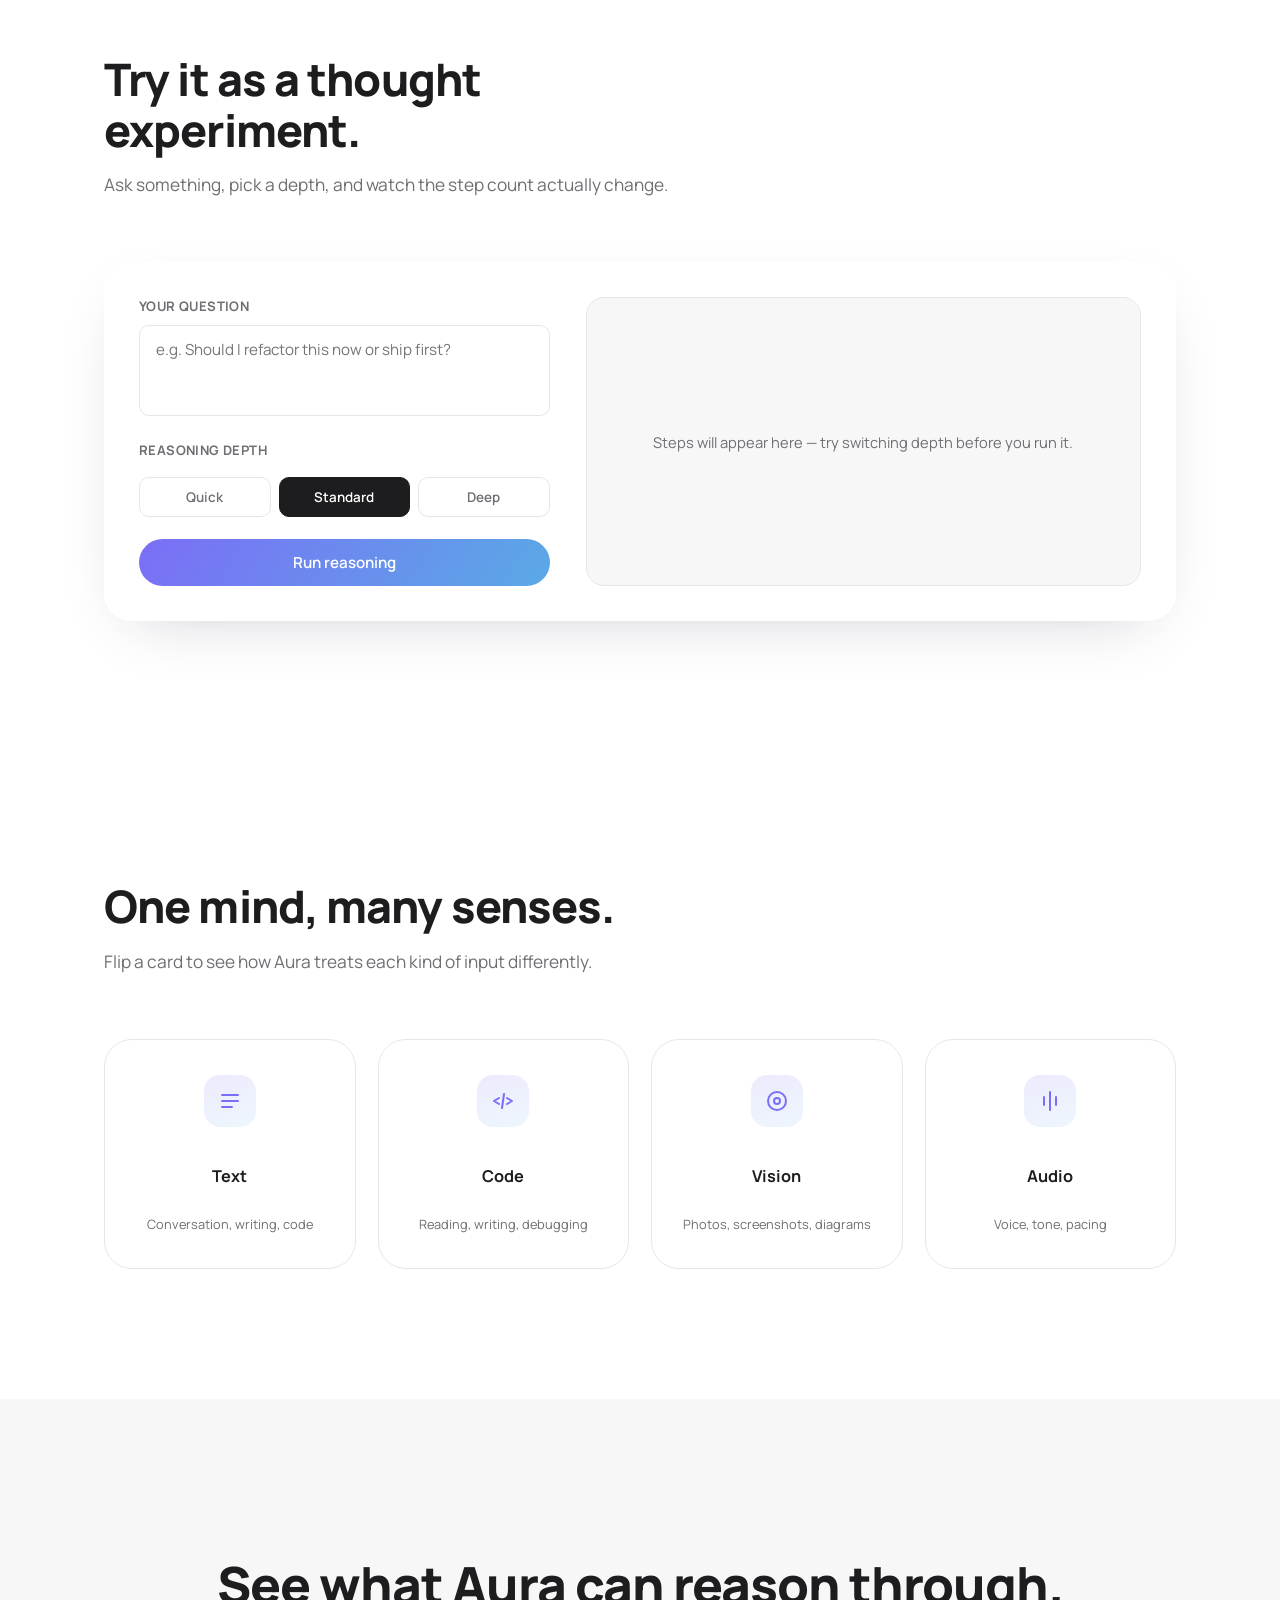
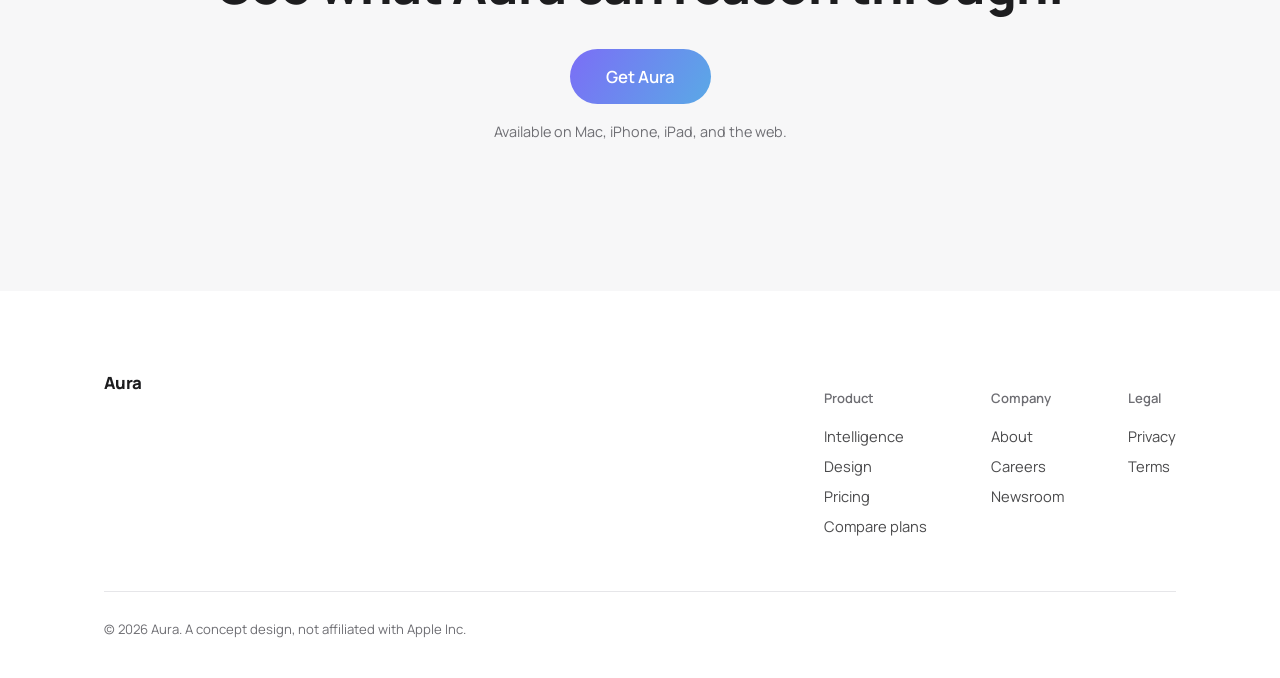
<file: intelligence.html>
<!DOCTYPE html>
<html lang="en">
<head>
<meta charset="UTF-8">
<meta name="viewport" content="width=device-width, initial-scale=1.0">
<title>Aura — How it thinks</title>
<link rel="preconnect" href="https://fonts.googleapis.com">
<link rel="preconnect" href="https://fonts.gstatic.com" crossorigin>
<link href="https://fonts.googleapis.com/css2?family=Manrope:wght@300;400;500;600;700;800&display=swap" rel="stylesheet">
<link rel="stylesheet" href="style.css">
<link rel="stylesheet" href="intelligence.css">
</head>
<body class="intel-page">

<div class="progress-rail"><div class="progress-fill" id="progressFill"></div></div>
<div class="cursor-dot" id="cursorDot"></div>

<!-- NAV -->
<header id="siteNav" class="visible solid">
  <div class="nav-inner">
    <a href="index.html#home" class="nav-mark">Aura</a>
    <nav class="nav-links">
      <a href="intelligence.html" class="active">Intelligence</a>
      <a href="design.html">Design</a>
      <a href="privacy.html">Privacy</a>
      <a href="pricing.html">Pricing</a>
    </nav>
    <a href="plans.html" class="nav-cta">Get Aura</a>
    <button class="nav-toggle" id="navToggle" aria-label="Open menu">
      <span></span><span></span>
    </button>
  </div>
  <div class="nav-mobile" id="navMobile">
    <a href="intelligence.html">Intelligence</a>
    <a href="design.html">Design</a>
    <a href="privacy.html">Privacy</a>
    <a href="pricing.html">Pricing</a>
    <a href="plans.html" class="nav-cta-mobile">Get Aura</a>
  </div>
</header>

<main>

  <!-- HERO -->
  <section class="intel-hero" id="home">
    <canvas class="intel-canvas" id="intelCanvas" aria-hidden="true"></canvas>
    <div class="intel-hero-inner">
      <div class="intel-hero-copy" data-reveal>
        <span class="eyebrow">Intelligence</span>
        <h1>Reasoning you can<br>actually follow.</h1>
        <p>Aura doesn't just answer — it thinks in steps you can see, changes its mind when a step doesn't hold up, and tells you when it's genuinely unsure.</p>
        <div class="intel-hero-actions">
          <a href="#live" class="btn btn-primary">Watch it think</a>
          <a href="#playground" class="btn btn-ghost">Try it yourself</a>
        </div>
        <div class="intel-live-chip glass glass-spot">
          <span class="chip-dot"></span>
          <span class="chip-text">Live: comparing two solutions before answering…</span>
        </div>
      </div>

      <div class="intel-atom-stage" id="atomStage" aria-hidden="true">
        <div class="atom-core"></div>
        <div class="atom-ring" style="width:64%; height:64%;"></div>
        <div class="atom-ring" style="width:88%; height:88%;"></div>
        <div class="atom-ring" style="width:100%; height:100%;"></div>
        <div class="atom-node" data-target="reasoning" data-speed="0.5" data-radius="0.32" data-tilt="0.4" data-phase="0"><i style="background:var(--violet)"></i>Reasoning</div>
        <div class="atom-node" data-target="creativity" data-speed="0.36" data-radius="0.44" data-tilt="0.45" data-phase="2.1"><i style="background:var(--pink)"></i>Creativity</div>
        <div class="atom-node" data-target="memory" data-speed="0.42" data-radius="0.5" data-tilt="0.35" data-phase="4.2"><i style="background:var(--blue)"></i>Memory</div>
        <div class="atom-node" data-target="vision" data-speed="0.3" data-radius="0.38" data-tilt="0.5" data-phase="5.6"><i style="background:var(--amber)"></i>Vision</div>
      </div>
    </div>
  </section>

  <!-- FOUR WAYS OF THINKING -->
  <section id="ways" class="section">
    <div class="intel-tabhead" data-reveal>
      <div class="section-head">
        <h2>Four ways of thinking.</h2>
        <p>Different questions call for different kinds of attention. Aura switches between them on its own.</p>
      </div>
    </div>

    <div class="tabs" data-reveal style="margin-top:48px;">
      <div class="tab-list" role="tablist" aria-label="Ways Aura thinks">
        <button class="tab-btn active" data-tab="reasoning" role="tab" aria-selected="true">Reasoning</button>
        <button class="tab-btn" data-tab="creativity" role="tab" aria-selected="false">Creativity</button>
        <button class="tab-btn" data-tab="memory" role="tab" aria-selected="false">Memory</button>
        <button class="tab-btn" data-tab="vision" role="tab" aria-selected="false">Vision</button>
      </div>

      <div class="tab-stage">
        <div class="tab-panel active" id="panel-reasoning">
          <div class="panel-text">
            <h3>Works the problem, not just the prompt.</h3>
            <p>Aura breaks a hard question into smaller checks, follows each one, and drops the ones that don't hold up — instead of committing to the first plausible answer.</p>
          </div>
          <div class="panel-visual visual-reasoning">
            <div class="mock-chat">
              <div class="mock-row"><span class="mock-step">Understand the constraint</span></div>
              <div class="mock-row done"><span class="mock-step">Try the direct approach</span></div>
              <div class="mock-row active"><span class="mock-step">Check it against the edge case</span></div>
              <div class="mock-row muted"><span class="mock-step">Fall back if it fails</span></div>
            </div>
          </div>
        </div>

        <div class="tab-panel" id="panel-creativity">
          <div class="panel-text">
            <h3>Drafts wide before it narrows.</h3>
            <p>For open-ended work, Aura sketches a few real directions before committing to one — so the first version you see isn't the only one it considered.</p>
          </div>
          <div class="panel-visual visual-creativity">
            <div class="mock-doc">
              <div class="mock-line w-90"></div>
              <div class="mock-line accent w-60"></div>
              <div class="mock-line w-70"></div>
              <div class="mock-line w-40"></div>
            </div>
          </div>
        </div>

        <div class="tab-panel" id="panel-memory">
          <div class="panel-text">
            <h3>Remembers what mattered, not everything.</h3>
            <p>Aura keeps the details that shape your next answer — a preference, a constraint, a decision already made — and lets the rest fade the way a good conversation should.</p>
          </div>
          <div class="panel-visual visual-memory">
            <div class="mock-timeline">
              <div class="mock-dot active"></div>
              <div class="mock-dot"></div>
              <div class="mock-dot active"></div>
              <div class="mock-dot"></div>
              <div class="mock-dot active"></div>
            </div>
          </div>
        </div>

        <div class="tab-panel" id="panel-vision">
          <div class="panel-text">
            <h3>Reads a picture like it reads a sentence.</h3>
            <p>A screenshot, a whiteboard photo, a page of handwriting — Aura pulls out the structure first, then answers about what's actually there.</p>
          </div>
          <div class="panel-visual visual-vision">
            <div class="mock-frame">
              <div class="mock-corner tl"></div>
              <div class="mock-corner tr"></div>
              <div class="mock-corner bl"></div>
              <div class="mock-corner br"></div>
            </div>
          </div>
        </div>
      </div>
    </div>
  </section>

  <!-- WATCH IT THINK -->
  <section id="live" class="section">
    <div class="section-head" data-reveal>
      <h2>Watch it think, in real time.</h2>
      <p>Pick a question. Aura's actual reasoning trace plays out below — not a script written after the fact.</p>
    </div>

    <div class="live-wrap" data-reveal>
      <div class="live-prompts">
        <button class="live-prompt-btn" data-trace="plan">"Plan a 5-day trip on a fixed budget"</button>
        <button class="live-prompt-btn" data-trace="code">"Why does this function crash sometimes?"</button>
        <button class="live-prompt-btn" data-trace="ethics">"Is it fair to auto-decline late applications?"</button>
      </div>

      <div class="live-panel glass glass-spot">
        <div class="live-panel-head">
          <span class="live-panel-title">Reasoning trace</span>
          <span class="live-panel-timer" id="liveTimer">0.0s</span>
        </div>
        <div class="live-lines" id="liveLines"></div>
        <div class="live-answer" id="liveAnswer"></div>
      </div>
    </div>
  </section>

  <!-- BENCHMARKS -->
  <section id="benchmark" class="section">
    <div class="section-head" data-reveal>
      <h2>Depth you can dial up.</h2>
      <p>More reasoning steps cost a little more time — Aura spends it only when the question earns it.</p>
    </div>

    <div class="bench-grid" data-reveal>
      <div class="bench-row">
        <div class="bench-label">Quick<small>single pass</small></div>
        <div class="bench-track"><div class="bench-fill" data-value="38"></div></div>
        <div class="bench-value">38%</div>
      </div>
      <div class="bench-row">
        <div class="bench-label">Standard<small>checked once</small></div>
        <div class="bench-track"><div class="bench-fill" data-value="71"></div></div>
        <div class="bench-value">71%</div>
      </div>
      <div class="bench-row">
        <div class="bench-label">Deep<small>multi-step</small></div>
        <div class="bench-track"><div class="bench-fill" data-value="94"></div></div>
        <div class="bench-value">94%</div>
      </div>
    </div>
    <p class="bench-note" data-reveal>Share of hard reasoning questions answered correctly on Aura's internal eval set, by depth setting.</p>
  </section>

  <!-- PLAYGROUND -->
  <section id="playground" class="section">
    <div class="section-head" data-reveal>
      <h2>Try it as a thought experiment.</h2>
      <p>Ask something, pick a depth, and watch the step count actually change.</p>
    </div>

    <div class="play-card glass glass-spot" data-reveal>
      <div class="play-field">
        <label for="playInput">Your question</label>
        <textarea id="playInput" class="play-input" rows="3" placeholder="e.g. Should I refactor this now or ship first?"></textarea>
        <label style="margin-top:20px;">Reasoning depth</label>
        <div class="play-depths">
          <button class="depth-btn" data-depth="quick">Quick</button>
          <button class="depth-btn active" data-depth="standard">Standard</button>
          <button class="depth-btn" data-depth="deep">Deep</button>
        </div>
        <button class="play-run" id="playRun">Run reasoning</button>
      </div>
      <div class="play-output" id="playOutput">
        <p class="play-placeholder">Steps will appear here — try switching depth before you run it.</p>
      </div>
    </div>
  </section>

  <!-- MODALITIES -->
  <section class="section">
    <div class="section-head" data-reveal>
      <h2>One mind, many senses.</h2>
      <p>Flip a card to see how Aura treats each kind of input differently.</p>
    </div>

    <div class="modal-grid" data-reveal>
      <div class="modal-card">
        <div class="modal-card-inner">
          <div class="modal-face modal-front">
            <div class="modal-icon"><svg viewBox="0 0 24 24"><path d="M4 6h16M4 12h16M4 18h10"/></svg></div>
            <h4>Text</h4>
            <span>Conversation, writing, code</span>
          </div>
          <div class="modal-face modal-back">
            <p>Reads for intent first — a question, a request, a vent — and matches its tone and depth to which one it actually is.</p>
          </div>
        </div>
      </div>
      <div class="modal-card">
        <div class="modal-card-inner">
          <div class="modal-face modal-front">
            <div class="modal-icon"><svg viewBox="0 0 24 24"><path d="M8 9l-5 3 5 3M16 9l5 3-5 3M13 5l-2 14"/></svg></div>
            <h4>Code</h4>
            <span>Reading, writing, debugging</span>
          </div>
          <div class="modal-face modal-back">
            <p>Traces execution paths, not just syntax — so a fix addresses the assumption that broke, not just the line that crashed.</p>
          </div>
        </div>
      </div>
      <div class="modal-card">
        <div class="modal-card-inner">
          <div class="modal-face modal-front">
            <div class="modal-icon"><svg viewBox="0 0 24 24"><circle cx="12" cy="12" r="9"/><circle cx="12" cy="12" r="3"/></svg></div>
            <h4>Vision</h4>
            <span>Photos, screenshots, diagrams</span>
          </div>
          <div class="modal-face modal-back">
            <p>Separates structure from content first — a chart's axes before its numbers, a UI's layout before its labels.</p>
          </div>
        </div>
      </div>
      <div class="modal-card">
        <div class="modal-card-inner">
          <div class="modal-face modal-front">
            <div class="modal-icon"><svg viewBox="0 0 24 24"><path d="M12 3v18M6 8v8M18 8v8"/></svg></div>
            <h4>Audio</h4>
            <span>Voice, tone, pacing</span>
          </div>
          <div class="modal-face modal-back">
            <p>Picks up hesitation and emphasis, not just words — the difference between "sure" meant plainly and "sure" meant reluctantly.</p>
          </div>
        </div>
      </div>
    </div>
  </section>

  <!-- FINAL CTA -->
  <section class="cta-band" data-reveal>
    <h2>See what Aura can reason through.</h2>
    <a href="pricing.html" class="btn btn-primary btn-lg">Get Aura</a>
    <p class="cta-note">Available on Mac, iPhone, iPad, and the web.</p>
  </section>

</main>

<footer>
  <div class="footer-top">
    <span class="nav-mark">Aura</span>
    <div class="footer-cols">
      <div class="footer-col">
        <h4>Product</h4>
        <a href="intelligence.html">Intelligence</a>
        <a href="index.html#design">Design</a>
        <a href="index.html#pricing">Pricing</a>
        <a href="plans.html">Compare plans</a>
      </div>
      <div class="footer-col">
        <h4>Company</h4>
        <a href="#">About</a>
        <a href="#">Careers</a>
        <a href="#">Newsroom</a>
      </div>
      <div class="footer-col">
        <h4>Legal</h4>
        <a href="index.html#privacy">Privacy</a>
        <a href="#">Terms</a>
      </div>
    </div>
  </div>
  <div class="footer-bottom">
    <p>© 2026 Aura. A concept design, not affiliated with Apple Inc.</p>
  </div>
</footer>

<script src="intelligence.js"></script>
</body>
  <!--
   *    /\_/\      +
       ( o.o )   <3  ghostly.grl
   +    > ^ <          *
-->
</html>
</file>
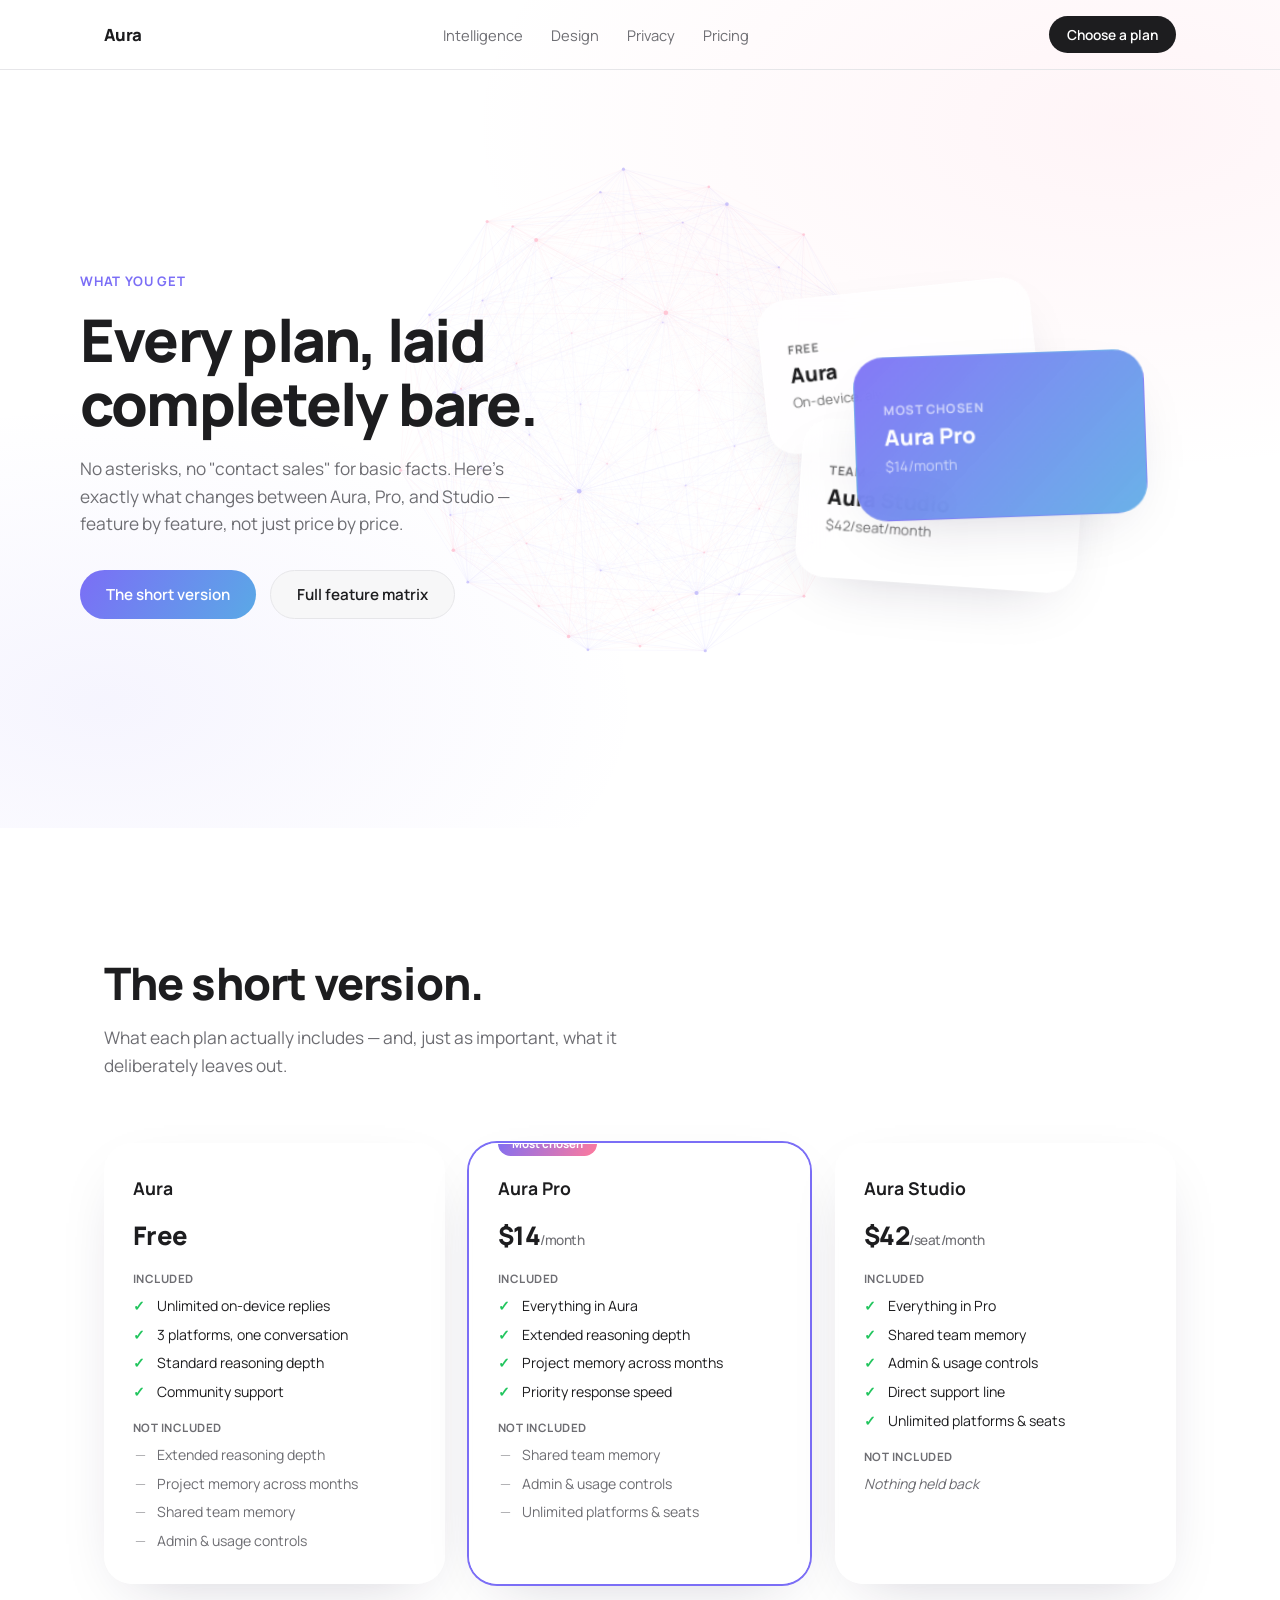
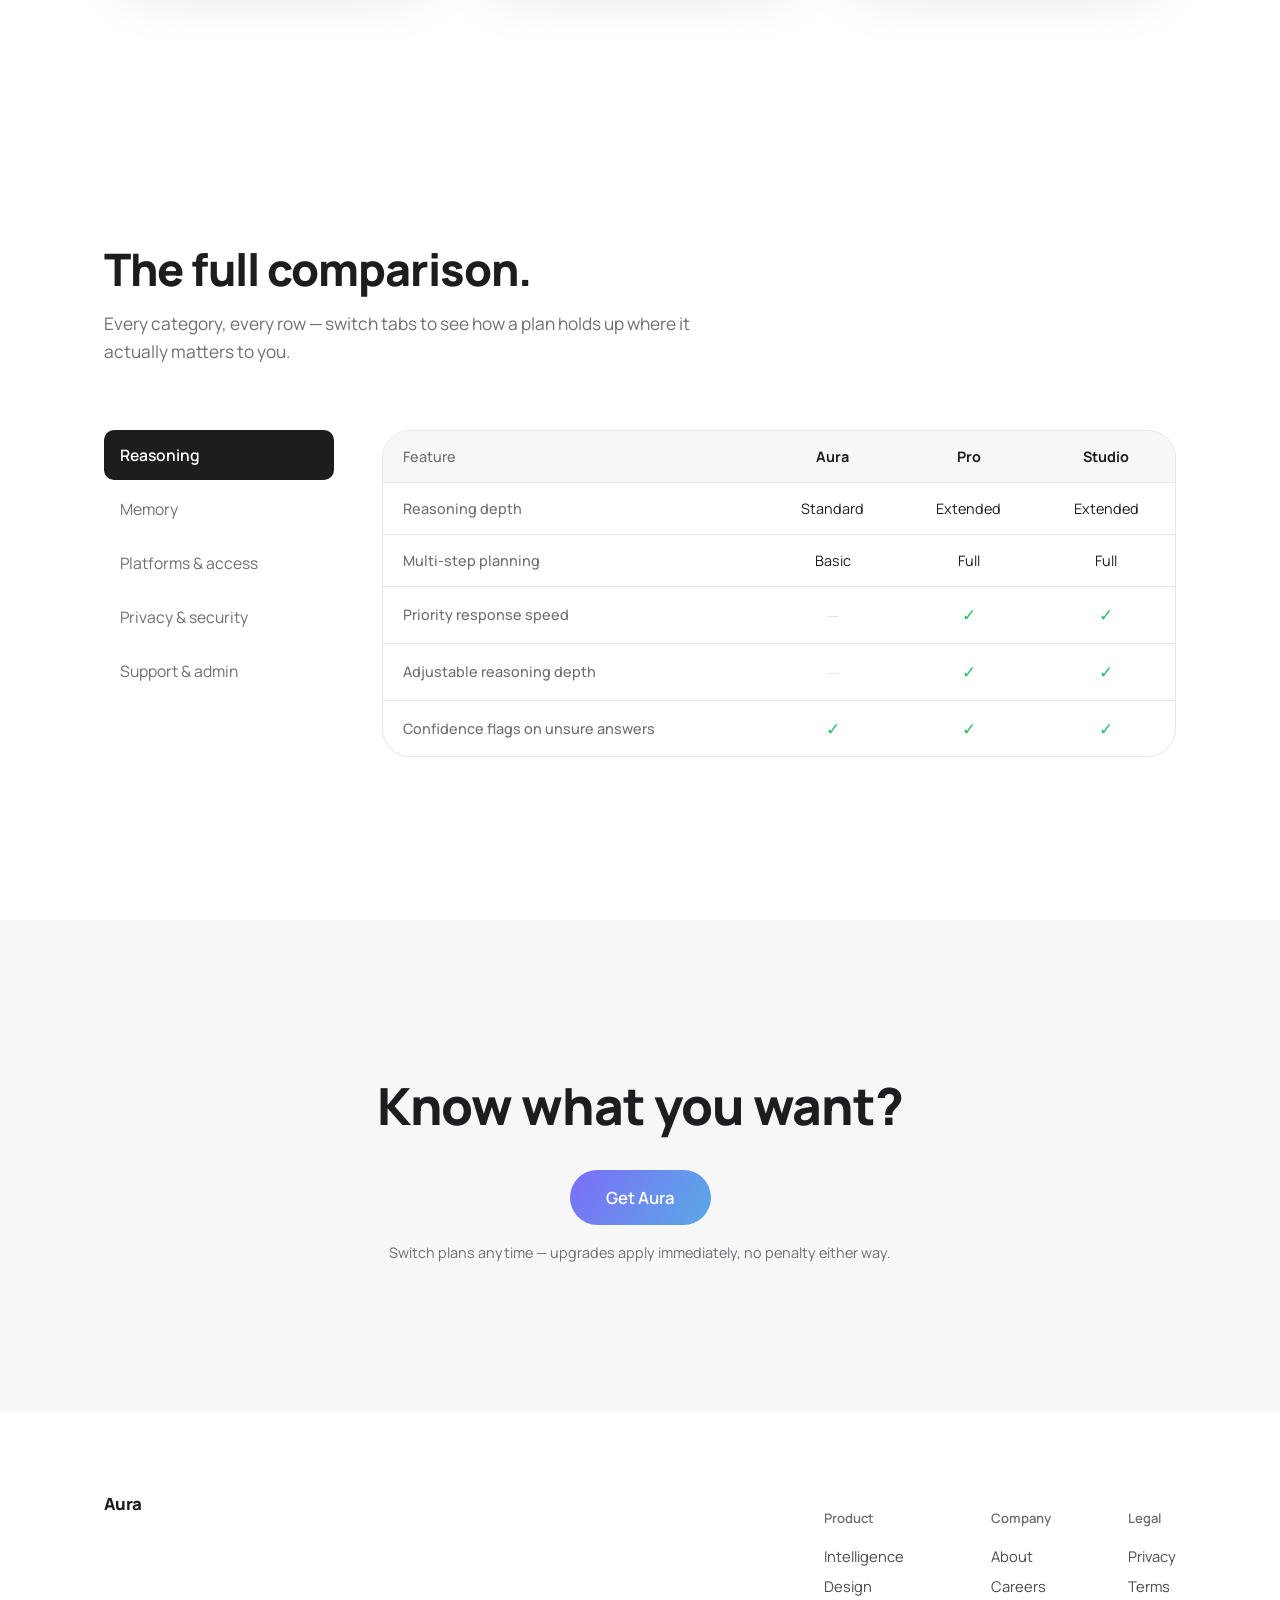
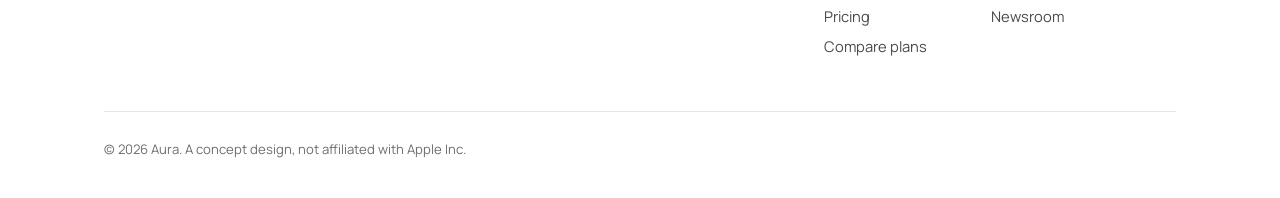
<file: plans.html>
<!DOCTYPE html>
<html lang="en">
<head>
<meta charset="UTF-8">
<meta name="viewport" content="width=device-width, initial-scale=1.0">
<title>Aura — What's in each plan</title>
<link rel="preconnect" href="https://fonts.googleapis.com">
<link rel="preconnect" href="https://fonts.gstatic.com" crossorigin>
<link href="https://fonts.googleapis.com/css2?family=Manrope:wght@300;400;500;600;700;800&display=swap" rel="stylesheet">
<link rel="stylesheet" href="style.css">
<link rel="stylesheet" href="plans.css">
</head>
<body>

<div class="progress-rail"><div class="progress-fill" id="progressFill"></div></div>
<div class="cursor-dot" id="cursorDot"></div>

<!-- NAV -->
<header id="siteNav" class="visible solid">
  <div class="nav-inner">
    <a href="index.html#home" class="nav-mark">Aura</a>
    <nav class="nav-links">
      <a href="intelligence.html">Intelligence</a>
      <a href="design.html">Design</a>
      <a href="privacy.html">Privacy</a>
      <a href="pricing.html">Pricing</a>
    </nav>
    <a href="pricing.html#plans" class="nav-cta">Choose a plan</a>
    <button class="nav-toggle" id="navToggle" aria-label="Open menu">
      <span></span><span></span>
    </button>
  </div>
  <div class="nav-mobile" id="navMobile">
    <a href="intelligence.html">Intelligence</a>
    <a href="design.html">Design</a>
    <a href="privacy.html">Privacy</a>
    <a href="pricing.html">Pricing</a>
    <a href="pricing.html#plans" class="nav-cta-mobile">Choose a plan</a>
  </div>
</header>

<main>

  <!-- HERO -->
  <section class="plans-hero" id="home">
    <canvas class="ambient-orb-canvas" id="plansOrbCanvas" aria-hidden="true"></canvas>
    <div class="plans-hero-inner">
      <div class="plans-hero-copy" data-reveal>
        <span class="eyebrow">What you get</span>
        <h1>Every plan, laid<br>completely bare.</h1>
        <p>No asterisks, no "contact sales" for basic facts. Here's exactly what changes between Aura, Pro, and Studio — feature by feature, not just price by price.</p>
        <div class="plans-hero-actions">
          <a href="#glance" class="btn btn-primary">The short version</a>
          <a href="#matrix" class="btn btn-ghost">Full feature matrix</a>
        </div>
      </div>

      <div class="plan3d-stack" id="plan3dStack" aria-hidden="true">
        <div class="plan3d-card" data-depth="1" data-x="-58" data-y="-76" data-rot="-6">
          <span class="plan3d-tag">Free</span>
          <span class="plan3d-name">Aura</span>
          <span class="plan3d-note">On-device, always</span>
        </div>
        <div class="plan3d-card" data-depth="2" data-x="-18" data-y="58" data-rot="4">
          <span class="plan3d-tag">Team</span>
          <span class="plan3d-name">Aura Studio</span>
          <span class="plan3d-note">$42/seat/month</span>
        </div>
        <div class="plan3d-card featured" data-depth="3" data-x="38" data-y="-8" data-rot="-2">
          <span class="plan3d-tag">Most chosen</span>
          <span class="plan3d-name">Aura Pro</span>
          <span class="plan3d-note">$14/month</span>
        </div>
      </div>
    </div>
  </section>

  <!-- AT A GLANCE -->
  <section id="glance" class="section">
    <div class="section-head" data-reveal>
      <h2>The short version.</h2>
      <p>What each plan actually includes — and, just as important, what it deliberately leaves out.</p>
    </div>

    <div class="glance-grid" data-reveal>
      <div class="glance-col glass glass-spot tilt">
        <h3>Aura</h3>
        <p class="glance-price">Free</p>
        <div class="glance-list glance-yes">
          <span class="glance-label">Included</span>
          <ul>
            <li>Unlimited on-device replies</li>
            <li>3 platforms, one conversation</li>
            <li>Standard reasoning depth</li>
            <li>Community support</li>
          </ul>
        </div>
        <div class="glance-list glance-no">
          <span class="glance-label">Not included</span>
          <ul>
            <li>Extended reasoning depth</li>
            <li>Project memory across months</li>
            <li>Shared team memory</li>
            <li>Admin &amp; usage controls</li>
          </ul>
        </div>
      </div>

      <div class="glance-col featured glass glass-spot tilt">
        <span class="glance-tag">Most chosen</span>
        <h3>Aura Pro</h3>
        <p class="glance-price">$14<span>/month</span></p>
        <div class="glance-list glance-yes">
          <span class="glance-label">Included</span>
          <ul>
            <li>Everything in Aura</li>
            <li>Extended reasoning depth</li>
            <li>Project memory across months</li>
            <li>Priority response speed</li>
          </ul>
        </div>
        <div class="glance-list glance-no">
          <span class="glance-label">Not included</span>
          <ul>
            <li>Shared team memory</li>
            <li>Admin &amp; usage controls</li>
            <li>Unlimited platforms &amp; seats</li>
          </ul>
        </div>
      </div>

      <div class="glance-col glass glass-spot tilt">
        <h3>Aura Studio</h3>
        <p class="glance-price">$42<span>/seat/month</span></p>
        <div class="glance-list glance-yes">
          <span class="glance-label">Included</span>
          <ul>
            <li>Everything in Pro</li>
            <li>Shared team memory</li>
            <li>Admin &amp; usage controls</li>
            <li>Direct support line</li>
            <li>Unlimited platforms &amp; seats</li>
          </ul>
        </div>
        <div class="glance-list glance-no">
          <span class="glance-label">Not included</span>
          <ul>
            <li class="glance-none">Nothing held back</li>
          </ul>
        </div>
      </div>
    </div>
  </section>

  <!-- FULL COMPARISON -->
  <section id="matrix" class="section">
    <div class="section-head" data-reveal>
      <h2>The full comparison.</h2>
      <p>Every category, every row — switch tabs to see how a plan holds up where it actually matters to you.</p>
    </div>

    <div class="tabs" data-reveal style="margin-top:48px;">
      <div class="tab-list" role="tablist" aria-label="Comparison categories">
        <button class="tab-btn active" data-tab="reasoning" role="tab" aria-selected="true">Reasoning</button>
        <button class="tab-btn" data-tab="memory" role="tab" aria-selected="false">Memory</button>
        <button class="tab-btn" data-tab="access" role="tab" aria-selected="false">Platforms &amp; access</button>
        <button class="tab-btn" data-tab="privacy" role="tab" aria-selected="false">Privacy &amp; security</button>
        <button class="tab-btn" data-tab="support" role="tab" aria-selected="false">Support &amp; admin</button>
      </div>

      <div class="tab-stage">
        <div class="tab-panel plans-panel active" id="panel-reasoning">
          <div class="compare-wrap">
            <table class="compare-table">
              <thead><tr><th>Feature</th><th>Aura</th><th>Pro</th><th>Studio</th></tr></thead>
              <tbody>
                <tr><td>Reasoning depth</td><td>Standard</td><td>Extended</td><td>Extended</td></tr>
                <tr><td>Multi-step planning</td><td>Basic</td><td>Full</td><td>Full</td></tr>
                <tr><td>Priority response speed</td><td class="no">—</td><td class="yes">✓</td><td class="yes">✓</td></tr>
                <tr><td>Adjustable reasoning depth</td><td class="no">—</td><td class="yes">✓</td><td class="yes">✓</td></tr>
                <tr><td>Confidence flags on unsure answers</td><td class="yes">✓</td><td class="yes">✓</td><td class="yes">✓</td></tr>
              </tbody>
            </table>
          </div>
        </div>

        <div class="tab-panel plans-panel" id="panel-memory">
          <div class="compare-wrap">
            <table class="compare-table">
              <thead><tr><th>Feature</th><th>Aura</th><th>Pro</th><th>Studio</th></tr></thead>
              <tbody>
                <tr><td>Conversation memory</td><td>This session</td><td>Months</td><td>Months</td></tr>
                <tr><td>Custom instructions saved</td><td>1</td><td>10</td><td>Unlimited</td></tr>
                <tr><td>Cross-device sync</td><td class="yes">✓</td><td class="yes">✓</td><td class="yes">✓</td></tr>
                <tr><td>Shared team memory</td><td class="no">—</td><td class="no">—</td><td class="yes">✓</td></tr>
              </tbody>
            </table>
          </div>
        </div>

        <div class="tab-panel plans-panel" id="panel-access">
          <div class="compare-wrap">
            <table class="compare-table">
              <thead><tr><th>Feature</th><th>Aura</th><th>Pro</th><th>Studio</th></tr></thead>
              <tbody>
                <tr><td>Platforms</td><td>3</td><td>3</td><td>Unlimited</td></tr>
                <tr><td>Seats</td><td>1</td><td>1</td><td>Any number</td></tr>
                <tr><td>Offline, on-device mode</td><td class="yes">✓</td><td class="yes">✓</td><td class="yes">✓</td></tr>
                <tr><td>API access</td><td class="no">—</td><td class="no">—</td><td class="yes">✓</td></tr>
              </tbody>
            </table>
          </div>
        </div>

        <div class="tab-panel plans-panel" id="panel-privacy">
          <div class="compare-wrap">
            <table class="compare-table">
              <thead><tr><th>Feature</th><th>Aura</th><th>Pro</th><th>Studio</th></tr></thead>
              <tbody>
                <tr><td>On-device by default</td><td class="yes">✓</td><td class="yes">✓</td><td class="yes">✓</td></tr>
                <tr><td>End-to-end encrypted sync</td><td class="yes">✓</td><td class="yes">✓</td><td class="yes">✓</td></tr>
                <tr><td>Model training opt-out</td><td class="yes">✓ default</td><td class="yes">✓ default</td><td class="yes">✓ default</td></tr>
                <tr><td>Data retention controls</td><td>Basic</td><td>Basic</td><td>Admin-managed</td></tr>
                <tr><td>SSO / SAML</td><td class="no">—</td><td class="no">—</td><td class="yes">✓</td></tr>
              </tbody>
            </table>
          </div>
        </div>

        <div class="tab-panel plans-panel" id="panel-support">
          <div class="compare-wrap">
            <table class="compare-table">
              <thead><tr><th>Feature</th><th>Aura</th><th>Pro</th><th>Studio</th></tr></thead>
              <tbody>
                <tr><td>Support</td><td>Community</td><td>Priority email</td><td>Direct line</td></tr>
                <tr><td>Usage &amp; seat controls</td><td class="no">—</td><td class="no">—</td><td class="yes">✓</td></tr>
                <tr><td>Onboarding assistance</td><td class="no">—</td><td class="no">—</td><td class="yes">✓</td></tr>
              </tbody>
            </table>
          </div>
        </div>
      </div>
    </div>
  </section>

  <!-- FINAL CTA -->
  <section class="cta-band" data-reveal>
    <h2>Know what you want?</h2>
    <a href="pricing.html#plans" class="btn btn-primary btn-lg">Get Aura</a>
    <p class="cta-note">Switch plans anytime — upgrades apply immediately, no penalty either way.</p>
  </section>

</main>

<footer>
  <div class="footer-top">
    <span class="nav-mark">Aura</span>
    <div class="footer-cols">
      <div class="footer-col">
        <h4>Product</h4>
        <a href="intelligence.html">Intelligence</a>
        <a href="design.html">Design</a>
        <a href="pricing.html">Pricing</a>
        <a href="plans.html">Compare plans</a>
      </div>
      <div class="footer-col">
        <h4>Company</h4>
        <a href="#">About</a>
        <a href="#">Careers</a>
        <a href="#">Newsroom</a>
      </div>
      <div class="footer-col">
        <h4>Legal</h4>
        <a href="privacy.html">Privacy</a>
        <a href="#">Terms</a>
      </div>
    </div>
  </div>
  <div class="footer-bottom">
    <p>© 2026 Aura. A concept design, not affiliated with Apple Inc.</p>
  </div>
</footer>

<script src="wireorb.js"></script>
<script src="plans.js"></script>
</body>
  <!--
   *    /\_/\      +
       ( o.o )   <3  ghostly.grl
   +    > ^ <          *
-->
</html>
</file>
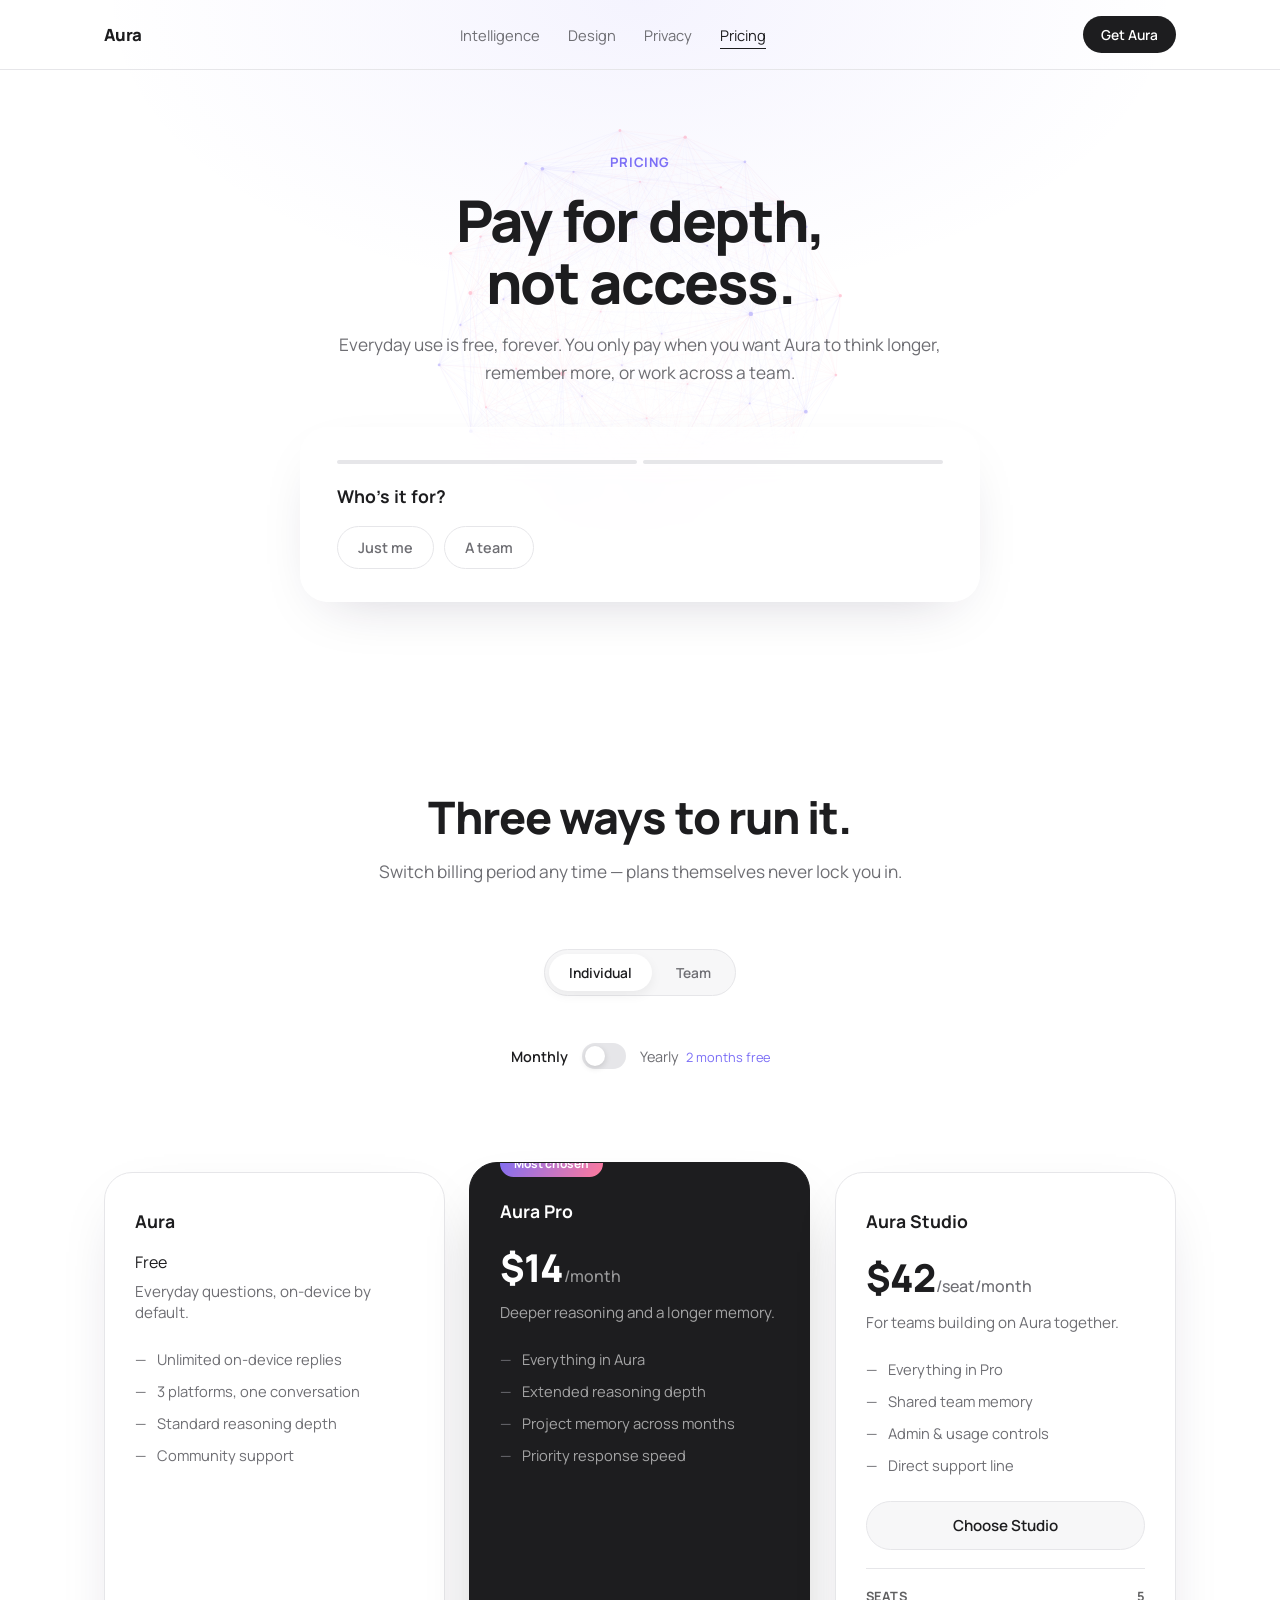
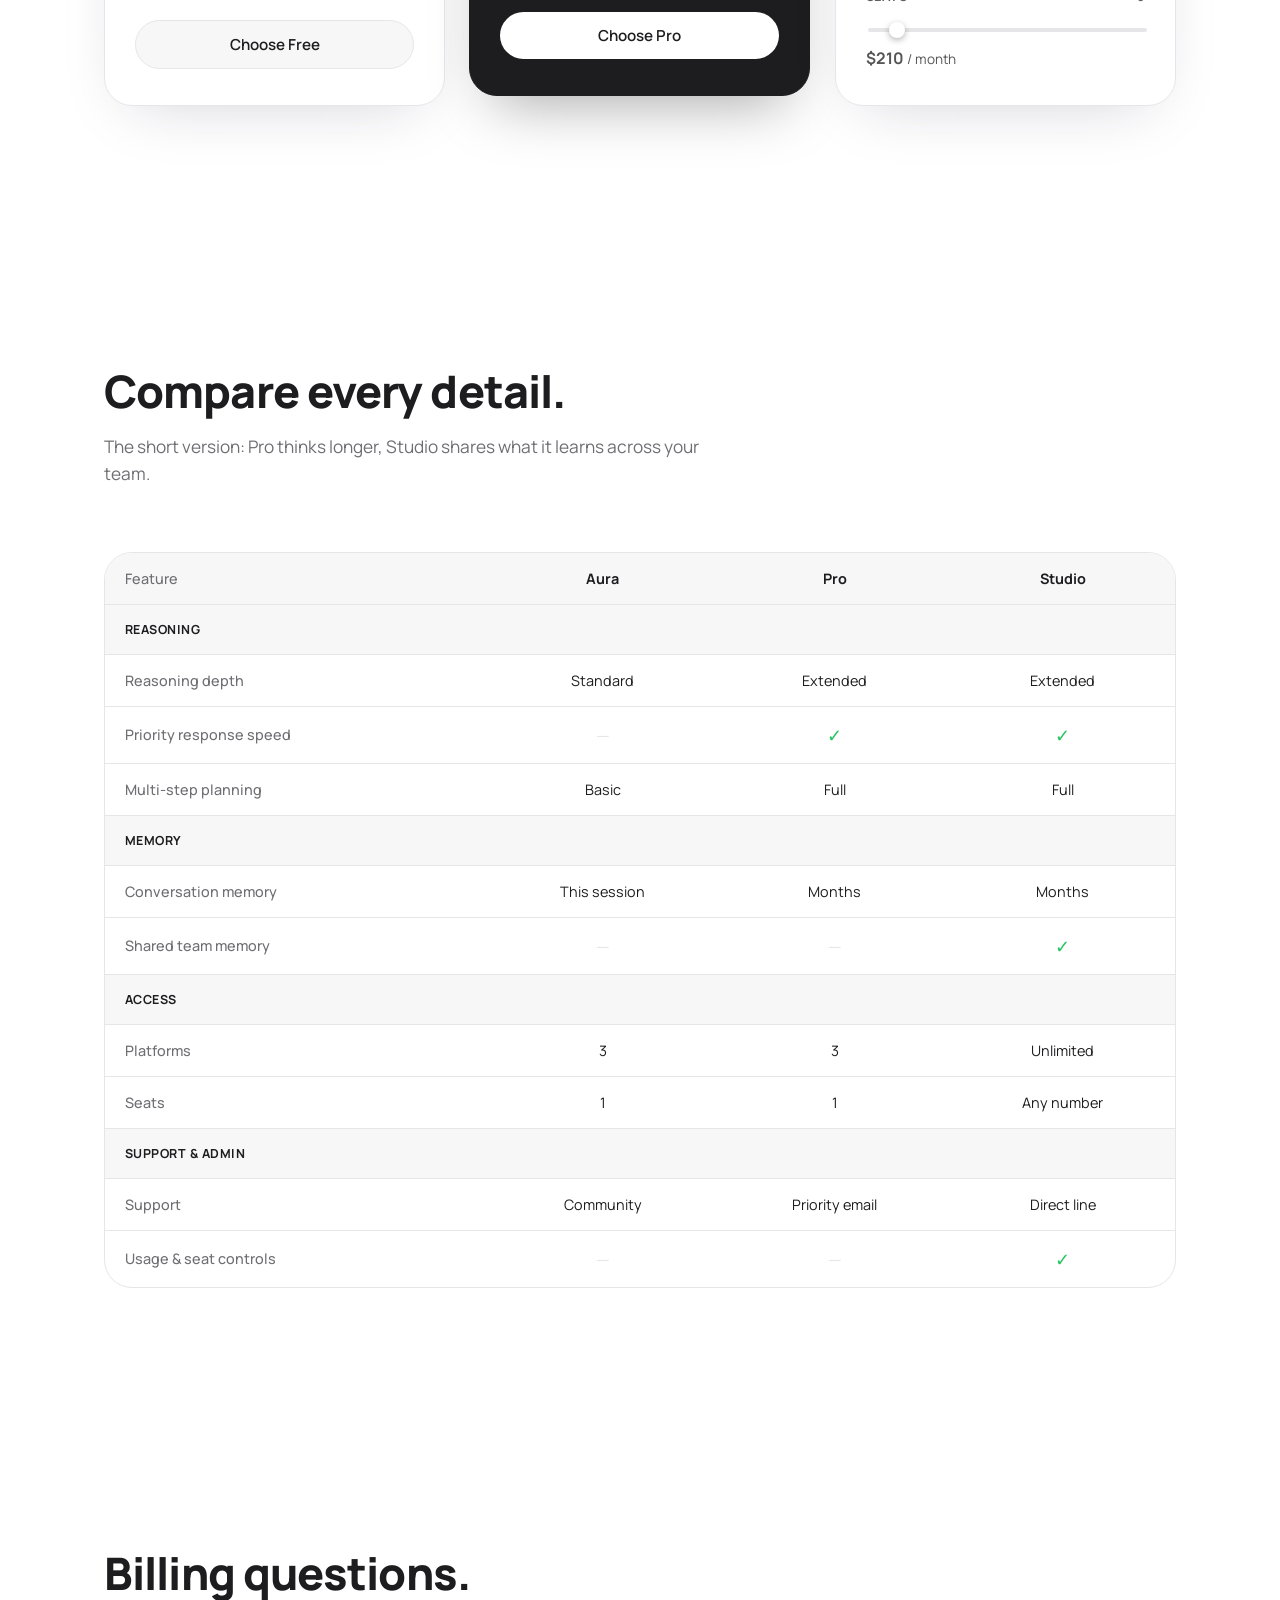
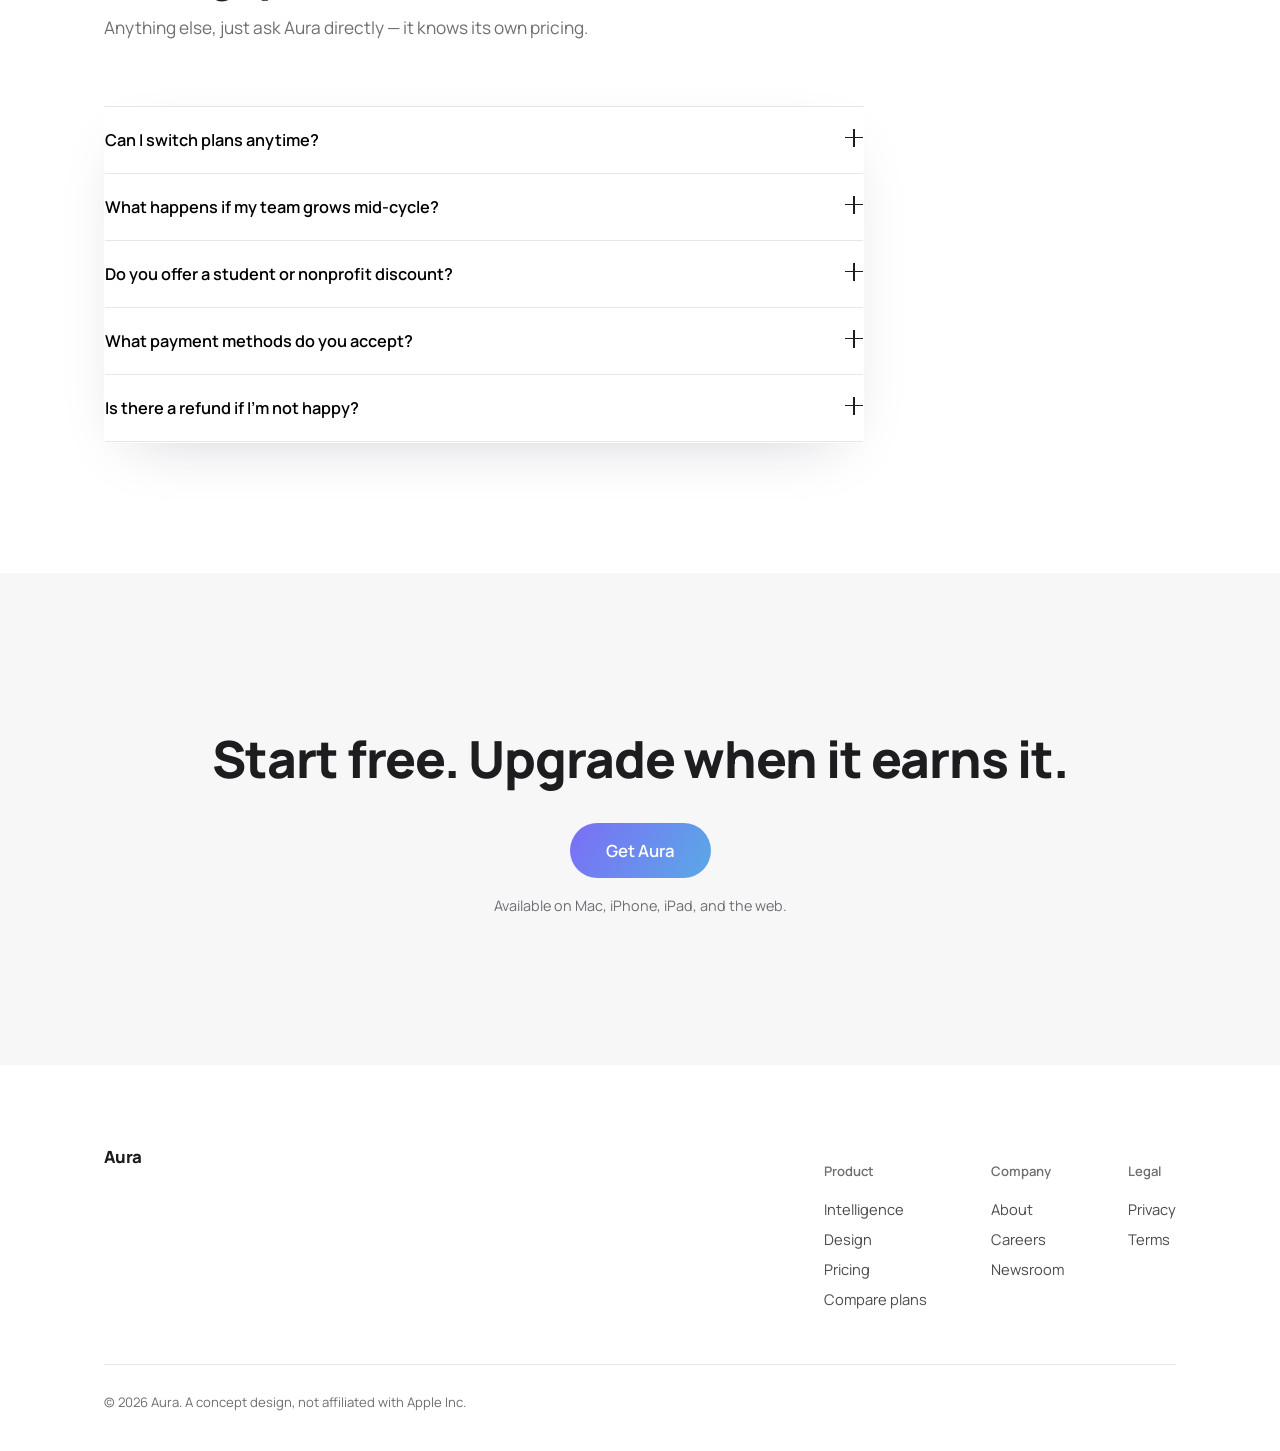
<file: pricing.html>
<!DOCTYPE html>
<html lang="en">
<head>
<meta charset="UTF-8">
<meta name="viewport" content="width=device-width, initial-scale=1.0">
<title>Aura — Pricing</title>
<link rel="preconnect" href="https://fonts.googleapis.com">
<link rel="preconnect" href="https://fonts.gstatic.com" crossorigin>
<link href="https://fonts.googleapis.com/css2?family=Manrope:wght@300;400;500;600;700;800&display=swap" rel="stylesheet">
<link rel="stylesheet" href="style.css">
<link rel="stylesheet" href="pricing.css">
</head>
<body>

<div class="progress-rail"><div class="progress-fill" id="progressFill"></div></div>
<div class="cursor-dot" id="cursorDot"></div>

<!-- NAV -->
<header id="siteNav" class="visible solid">
  <div class="nav-inner">
    <a href="index.html#home" class="nav-mark">Aura</a>
    <nav class="nav-links">
      <a href="intelligence.html">Intelligence</a>
      <a href="design.html">Design</a>
      <a href="privacy.html">Privacy</a>
      <a href="pricing.html" class="active">Pricing</a>
    </nav>
    <a href="plans.html" class="nav-cta">Get Aura</a>
    <button class="nav-toggle" id="navToggle" aria-label="Open menu">
      <span></span><span></span>
    </button>
  </div>
  <div class="nav-mobile" id="navMobile">
    <a href="intelligence.html">Intelligence</a>
    <a href="design.html">Design</a>
    <a href="privacy.html">Privacy</a>
    <a href="pricing.html">Pricing</a>
    <a href="plans.html" class="nav-cta-mobile">Get Aura</a>
  </div>
</header>

<main>

  <!-- HERO -->
  <section class="pricing-hero" id="home">
    <canvas class="ambient-orb-canvas" id="pricingOrbCanvas" aria-hidden="true"></canvas>
    <div class="pricing-hero-inner">
      <span style="display:inline-flex;align-items:center;gap:8px;font-size:.82rem;font-weight:700;letter-spacing:.06em;text-transform:uppercase;color:var(--violet);margin-bottom:18px;">Pricing</span>
      <h1 data-reveal>Pay for depth,<br>not access.</h1>
      <p data-reveal>Everyday use is free, forever. You only pay when you want Aura to think longer, remember more, or work across a team.</p>

      <div class="quiz-card glass glass-spot" data-reveal>
        <div class="quiz-progress"><span></span><span></span></div>

        <div class="quiz-step active" data-question="who">
          <div class="quiz-question">Who's it for?</div>
          <div class="quiz-options">
            <button class="quiz-option" data-value="me">Just me</button>
            <button class="quiz-option" data-value="team">A team</button>
          </div>
        </div>
        <div class="quiz-step" data-question="depth">
          <div class="quiz-question">How often do you need deep, multi-step reasoning?</div>
          <div class="quiz-options">
            <button class="quiz-option" data-value="rarely">Rarely</button>
            <button class="quiz-option" data-value="sometimes">Sometimes</button>
            <button class="quiz-option" data-value="constantly">Constantly</button>
          </div>
        </div>

        <div class="quiz-result" id="quizResult">
          <span class="qr-label" id="quizResultLabel"></span>
          <h3 id="quizResultTitle"></h3>
          <p id="quizResultText"></p>
          <button class="quiz-restart" id="quizRestart">Start over</button>
        </div>
      </div>
    </div>
  </section>

  <!-- PLANS -->
  <section id="plans" class="section">
    <div class="section-head" style="text-align:center; margin-left:auto; margin-right:auto;" data-reveal>
      <h2>Three ways to run it.</h2>
      <p style="margin-left:auto;margin-right:auto;">Switch billing period any time — plans themselves never lock you in.</p>
    </div>

    <div style="display:flex; flex-direction:column; align-items:center; gap:16px;">
      <div class="audience-toggle" data-reveal>
        <button class="audience-btn active" data-audience="individual">Individual</button>
        <button class="audience-btn" data-audience="team">Team</button>
      </div>
      <div class="price-toggle glass glass-spot" data-reveal>
        <span class="price-toggle-label active" data-period="monthly">Monthly</span>
        <button class="toggle-switch" id="periodSwitch" role="switch" aria-checked="false" aria-label="Switch to yearly billing">
          <span class="toggle-knob"></span>
        </button>
        <span class="price-toggle-label" data-period="yearly">Yearly <em>2 months free</em></span>
      </div>
    </div>

    <div class="price-grid" style="margin-top:44px;">
      <div class="price-card glass glass-spot tilt" data-plan="free" data-reveal>
        <h3>Aura</h3>
        <p class="price-amount">Free</p>
        <p class="price-desc">Everyday questions, on-device by default.</p>
        <ul>
          <li>Unlimited on-device replies</li>
          <li>3 platforms, one conversation</li>
          <li>Standard reasoning depth</li>
          <li>Community support</li>
        </ul>
        <a href="#" class="btn btn-ghost btn-block" onclick="return false;">Choose Free</a>
      </div>

      <div class="price-card featured glass glass-spot tilt" data-plan="pro" data-reveal>
        <span class="price-tag">Most chosen</span>
        <h3>Aura Pro</h3>
        <p class="price-amount"><span class="price-num" data-monthly="14" data-yearly="12">$14</span><span class="price-period">/month</span></p>
        <p class="price-desc">Deeper reasoning and a longer memory.</p>
        <ul>
          <li>Everything in Aura</li>
          <li>Extended reasoning depth</li>
          <li>Project memory across months</li>
          <li>Priority response speed</li>
        </ul>
        <a href="#" class="btn btn-primary btn-block" onclick="return false;">Choose Pro</a>
      </div>

      <div class="price-card glass glass-spot tilt" data-plan="studio" data-reveal>
        <h3>Aura Studio</h3>
        <p class="price-amount"><span class="price-num" data-monthly="42" data-yearly="35">$42</span><span class="price-period">/seat/month</span></p>
        <p class="price-desc">For teams building on Aura together.</p>
        <ul>
          <li>Everything in Pro</li>
          <li>Shared team memory</li>
          <li>Admin & usage controls</li>
          <li>Direct support line</li>
        </ul>
        <a href="#" class="btn btn-ghost btn-block" onclick="return false;">Choose Studio</a>

        <div class="seat-calc">
          <label>Seats <span id="seatCount">5</span></label>
          <input type="range" id="seatRange" min="1" max="50" value="5">
          <p class="seat-total" id="seatTotal"></p>
        </div>
      </div>
    </div>
  </section>

  <!-- COMPARISON TABLE -->
  <section id="compare" class="section">
    <div class="section-head" data-reveal>
      <h2>Compare every detail.</h2>
      <p>The short version: Pro thinks longer, Studio shares what it learns across your team.</p>
    </div>

    <div class="compare-wrap" data-reveal>
      <table class="compare-table">
        <thead>
          <tr><th>Feature</th><th>Aura</th><th>Pro</th><th>Studio</th></tr>
        </thead>
        <tbody>
          <tr class="group-row"><td colspan="4">Reasoning</td></tr>
          <tr><td>Reasoning depth</td><td>Standard</td><td>Extended</td><td>Extended</td></tr>
          <tr><td>Priority response speed</td><td class="no">—</td><td class="yes">✓</td><td class="yes">✓</td></tr>
          <tr><td>Multi-step planning</td><td>Basic</td><td>Full</td><td>Full</td></tr>

          <tr class="group-row"><td colspan="4">Memory</td></tr>
          <tr><td>Conversation memory</td><td>This session</td><td>Months</td><td>Months</td></tr>
          <tr><td>Shared team memory</td><td class="no">—</td><td class="no">—</td><td class="yes">✓</td></tr>

          <tr class="group-row"><td colspan="4">Access</td></tr>
          <tr><td>Platforms</td><td>3</td><td>3</td><td>Unlimited</td></tr>
          <tr><td>Seats</td><td>1</td><td>1</td><td>Any number</td></tr>

          <tr class="group-row"><td colspan="4">Support & admin</td></tr>
          <tr><td>Support</td><td>Community</td><td>Priority email</td><td>Direct line</td></tr>
          <tr><td>Usage & seat controls</td><td class="no">—</td><td class="no">—</td><td class="yes">✓</td></tr>
        </tbody>
      </table>
    </div>
  </section>

  <!-- FAQ -->
  <section id="faq" class="section">
    <div class="section-head" data-reveal>
      <h2>Billing questions.</h2>
      <p>Anything else, just ask Aura directly — it knows its own pricing.</p>
    </div>

    <div class="faq glass" data-reveal>
      <button class="faq-item" data-faq>
        <span class="faq-q">Can I switch plans anytime?</span>
        <span class="faq-plus"></span>
        <span class="faq-a">Yes — upgrades apply immediately, downgrades take effect at the end of your current billing period. No penalty either way.</span>
      </button>
      <button class="faq-item" data-faq>
        <span class="faq-q">What happens if my team grows mid-cycle?</span>
        <span class="faq-plus"></span>
        <span class="faq-a">Add seats whenever you need them — you're charged a prorated amount for the rest of the current cycle, then the new total from the next one.</span>
      </button>
      <button class="faq-item" data-faq>
        <span class="faq-q">Do you offer a student or nonprofit discount?</span>
        <span class="faq-plus"></span>
        <span class="faq-a">Yes, both get 50% off Pro with verification. Nonprofits on Studio get volume pricing regardless of team size.</span>
      </button>
      <button class="faq-item" data-faq>
        <span class="faq-q">What payment methods do you accept?</span>
        <span class="faq-plus"></span>
        <span class="faq-a">All major cards, plus invoicing for Studio teams over 20 seats.</span>
      </button>
      <button class="faq-item" data-faq>
        <span class="faq-q">Is there a refund if I'm not happy?</span>
        <span class="faq-plus"></span>
        <span class="faq-a">Full refund within 14 days of any charge, no questions asked — just ask from inside billing settings.</span>
      </button>
    </div>
  </section>

  <!-- FINAL CTA -->
  <section class="cta-band" data-reveal>
    <h2>Start free. Upgrade when it earns it.</h2>
    <a href="#plans" class="btn btn-primary btn-lg">Get Aura</a>
    <p class="cta-note">Available on Mac, iPhone, iPad, and the web.</p>
  </section>

</main>

<footer>
  <div class="footer-top">
    <span class="nav-mark">Aura</span>
    <div class="footer-cols">
      <div class="footer-col">
        <h4>Product</h4>
        <a href="intelligence.html">Intelligence</a>
        <a href="design.html">Design</a>
        <a href="pricing.html">Pricing</a>
        <a href="plans.html">Compare plans</a>
      </div>
      <div class="footer-col">
        <h4>Company</h4>
        <a href="#">About</a>
        <a href="#">Careers</a>
        <a href="#">Newsroom</a>
      </div>
      <div class="footer-col">
        <h4>Legal</h4>
        <a href="privacy.html">Privacy</a>
        <a href="#">Terms</a>
      </div>
    </div>
  </div>
  <div class="footer-bottom">
    <p>© 2026 Aura. A concept design, not affiliated with Apple Inc.</p>
  </div>
</footer>

<script src="wireorb.js"></script>
<script src="pricing.js"></script>
</body>
  <!--
   *    /\_/\      +
       ( o.o )   <3  ghostly.grl
   +    > ^ <          *
-->
</html>
</file>
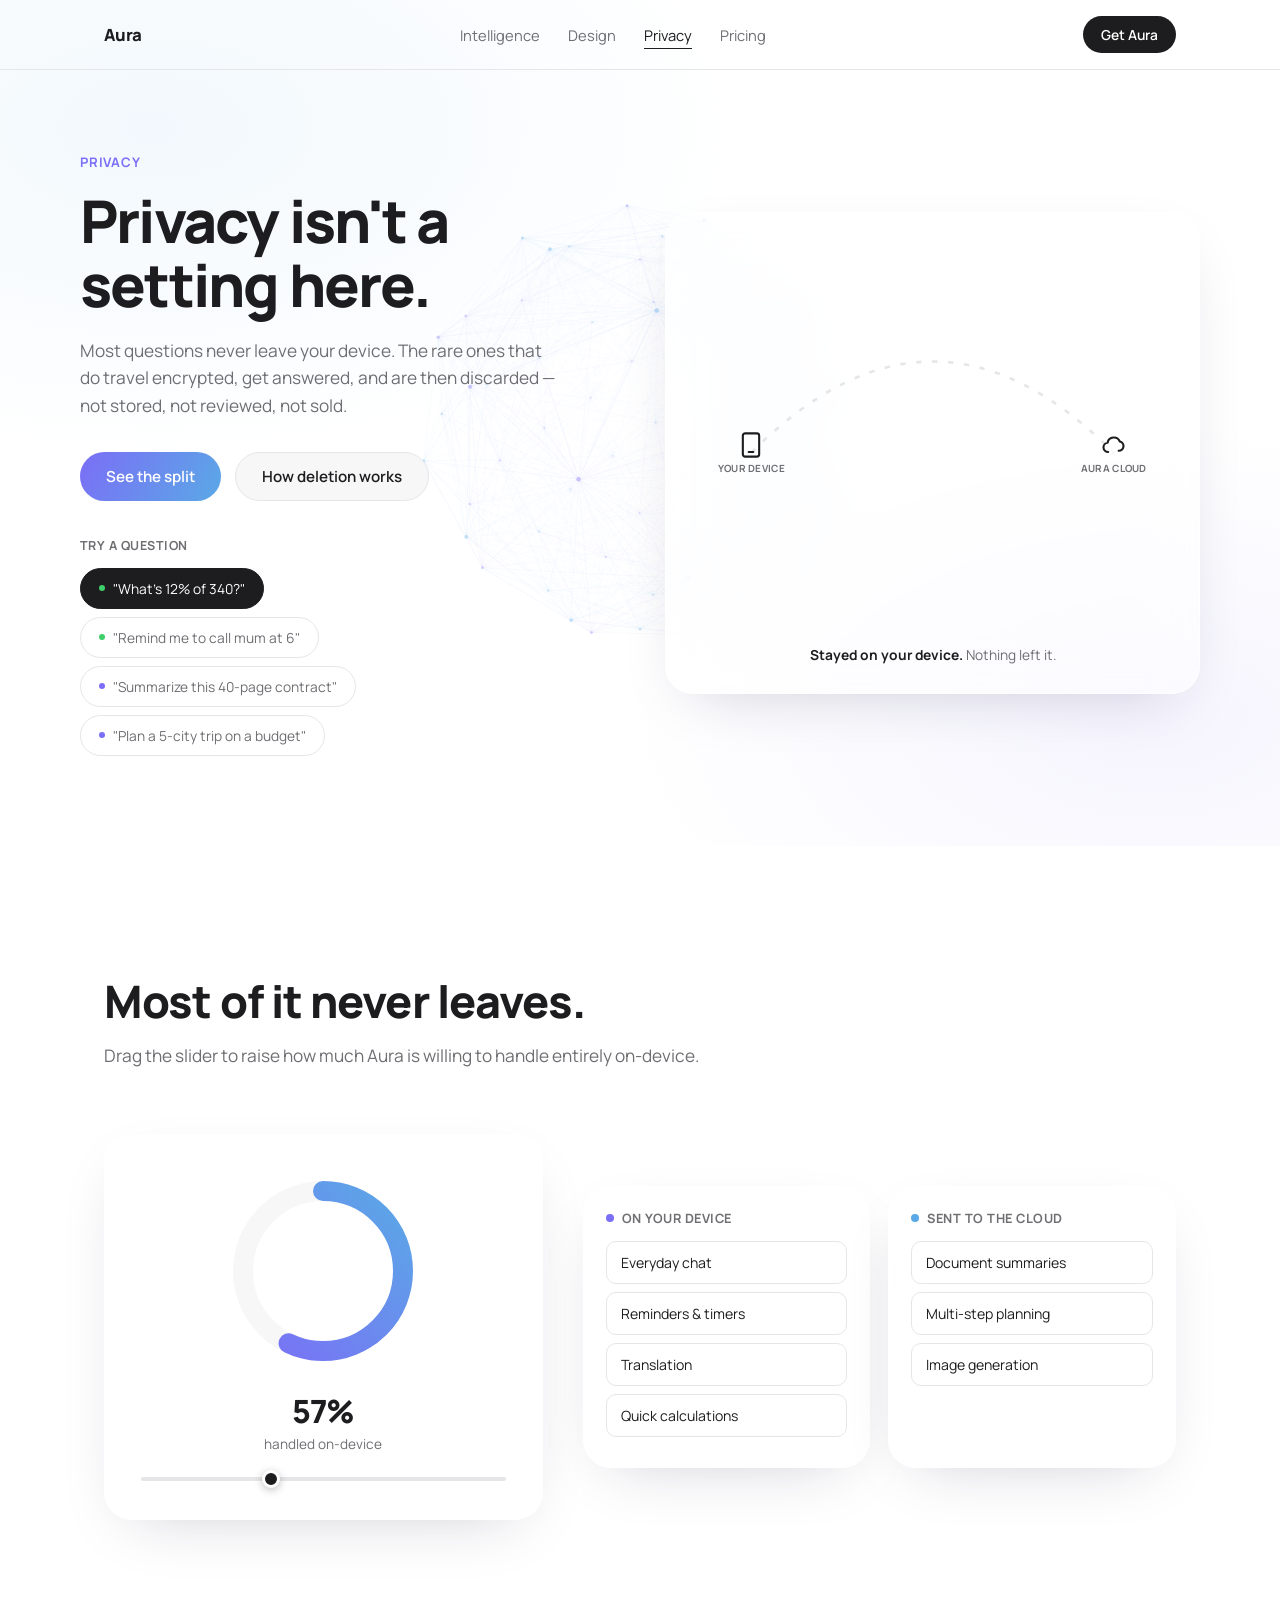
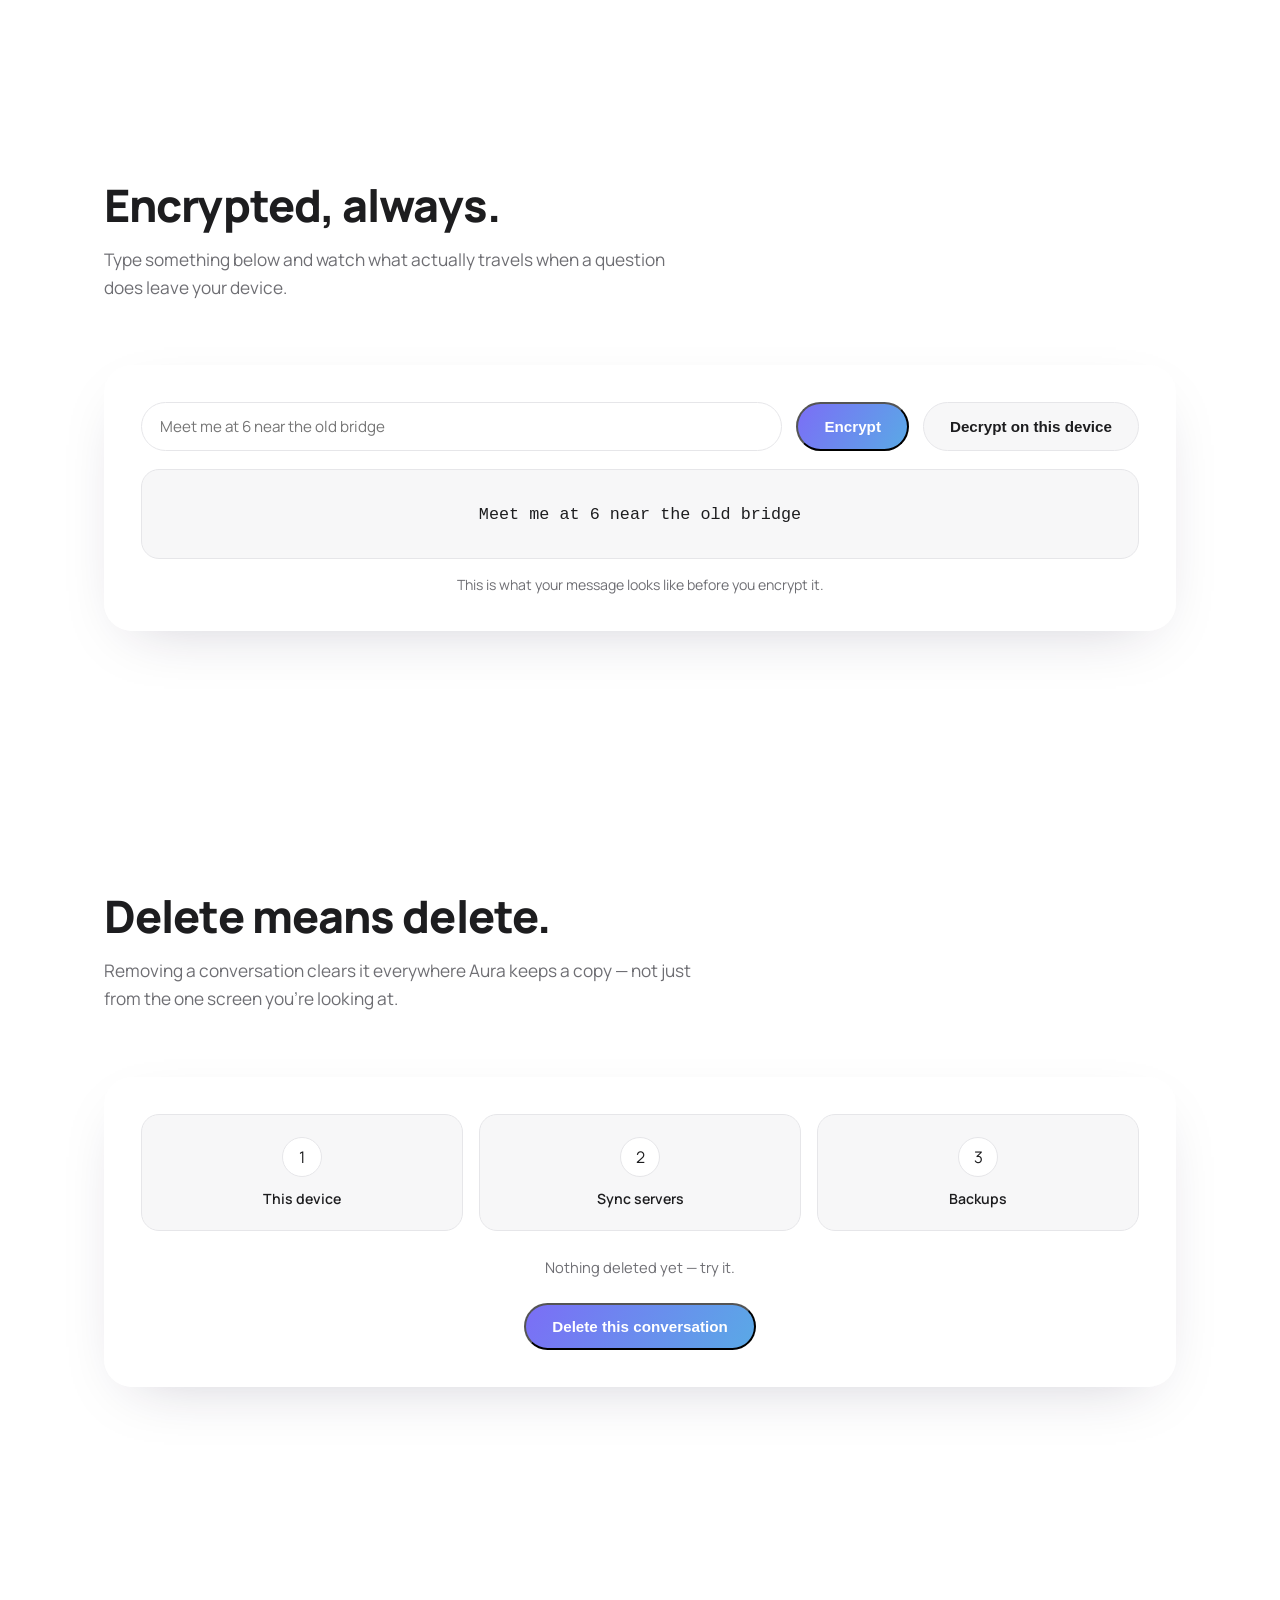
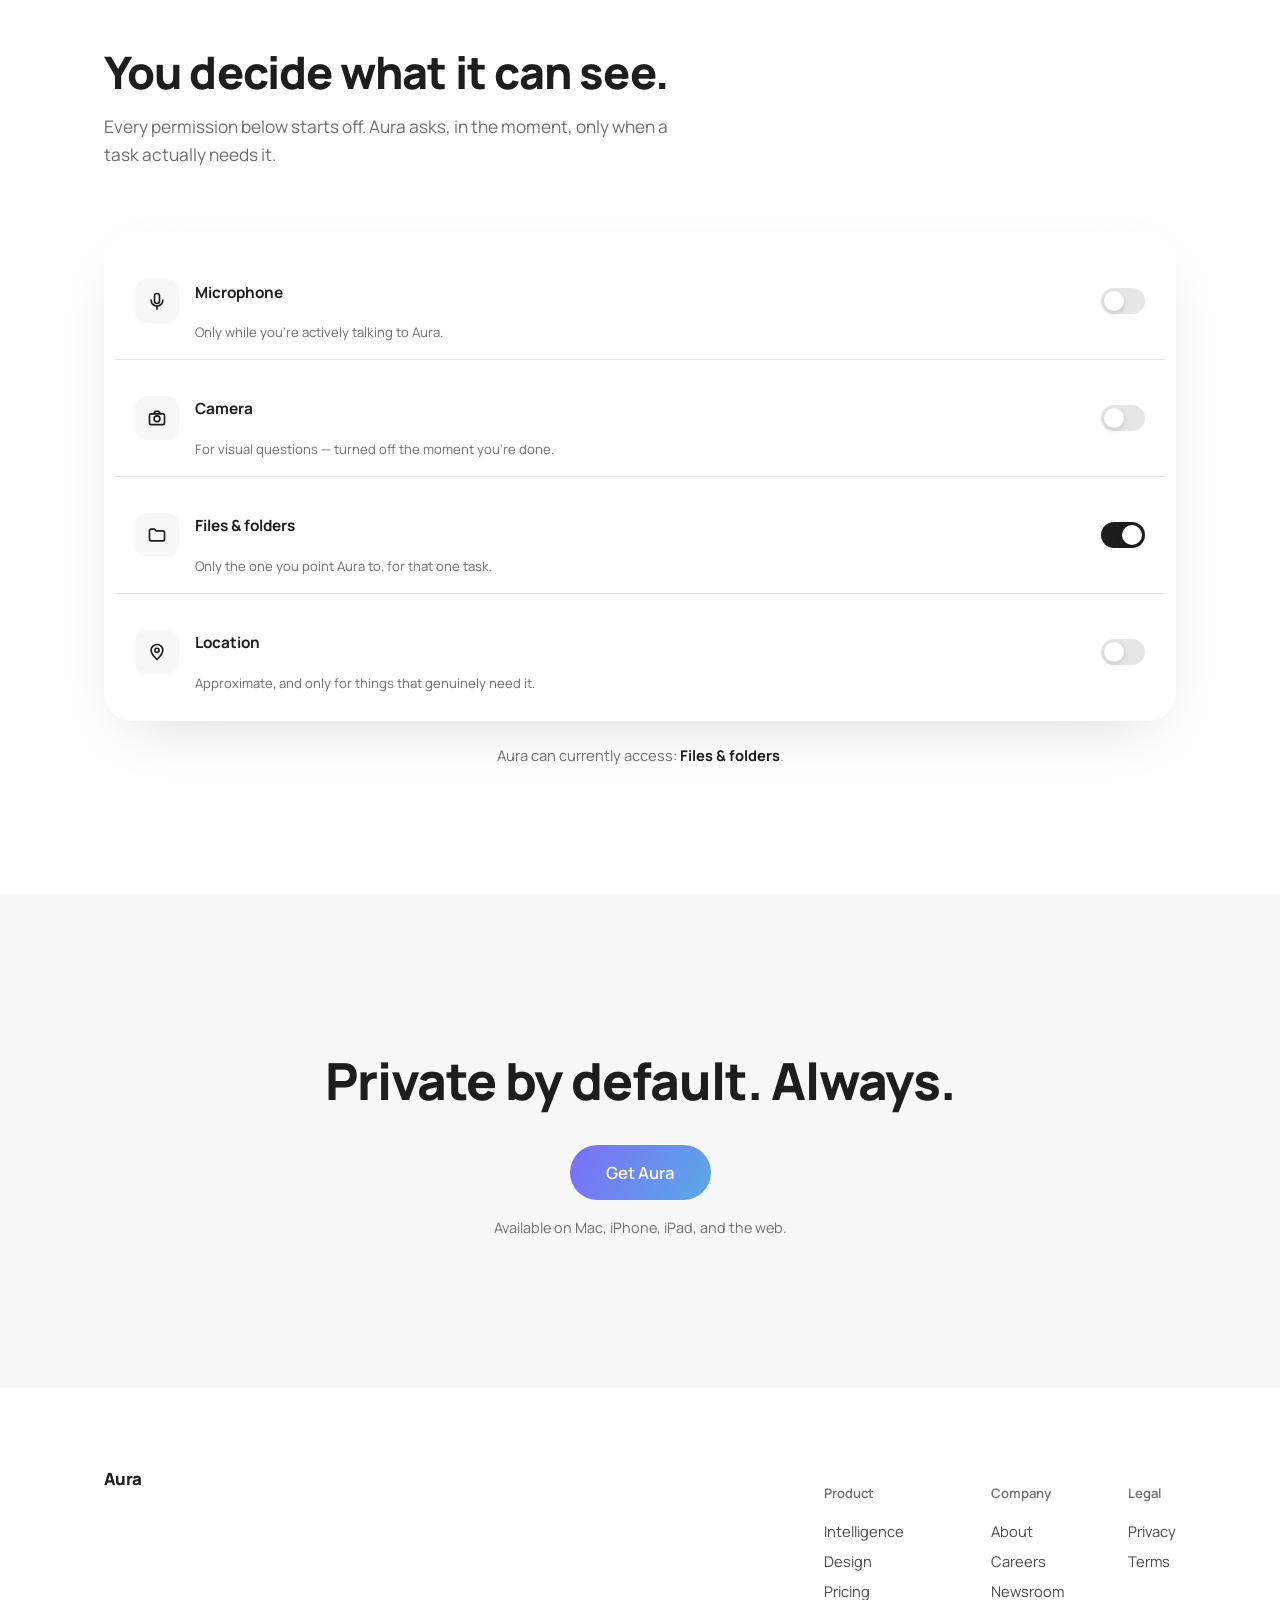
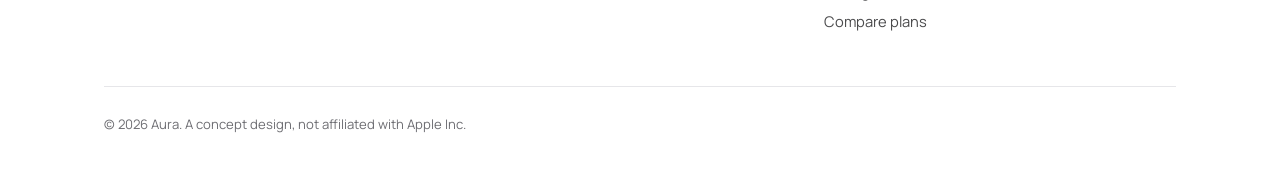
<file: privacy.html>
<!DOCTYPE html>
<html lang="en">
<head>
<meta charset="UTF-8">
<meta name="viewport" content="width=device-width, initial-scale=1.0">
<title>Aura — Privacy</title>
<link rel="preconnect" href="https://fonts.googleapis.com">
<link rel="preconnect" href="https://fonts.gstatic.com" crossorigin>
<link href="https://fonts.googleapis.com/css2?family=Manrope:wght@300;400;500;600;700;800&display=swap" rel="stylesheet">
<link rel="stylesheet" href="style.css">
<link rel="stylesheet" href="privacy.css">
</head>
<body>

<div class="progress-rail"><div class="progress-fill" id="progressFill"></div></div>
<div class="cursor-dot" id="cursorDot"></div>

<!-- NAV -->
<header id="siteNav" class="visible solid">
  <div class="nav-inner">
    <a href="index.html#home" class="nav-mark">Aura</a>
    <nav class="nav-links">
      <a href="intelligence.html">Intelligence</a>
      <a href="design.html">Design</a>
      <a href="privacy.html" class="active">Privacy</a>
      <a href="pricing.html">Pricing</a>
    </nav>
    <a href="plans.html" class="nav-cta">Get Aura</a>
    <button class="nav-toggle" id="navToggle" aria-label="Open menu">
      <span></span><span></span>
    </button>
  </div>
  <div class="nav-mobile" id="navMobile">
    <a href="intelligence.html">Intelligence</a>
    <a href="design.html">Design</a>
    <a href="privacy.html">Privacy</a>
    <a href="pricing.html">Pricing</a>
    <a href="plans.html" class="nav-cta-mobile">Get Aura</a>
  </div>
</header>

<main>

  <!-- HERO / ROUTING -->
  <section class="privacy-hero" id="home">
    <canvas class="ambient-orb-canvas" id="privacyOrbCanvas" aria-hidden="true"></canvas>
    <div class="privacy-hero-inner">
      <div class="privacy-hero-copy" data-reveal>
        <span style="display:inline-flex;align-items:center;gap:8px;font-size:.82rem;font-weight:700;letter-spacing:.06em;text-transform:uppercase;color:var(--violet);margin-bottom:18px;">Privacy</span>
        <h1>Privacy isn't a<br>setting here.</h1>
        <p>Most questions never leave your device. The rare ones that do travel encrypted, get answered, and are then discarded — not stored, not reviewed, not sold.</p>
        <div class="privacy-hero-actions">
          <a href="#mix" class="btn btn-primary">See the split</a>
          <a href="#delete" class="btn btn-ghost">How deletion works</a>
        </div>

        <div class="route-chips">
          <span class="route-chips-label">Try a question</span>
          <button class="route-chip" data-mode="local"><span class="dot" style="background:#3ecf6a;"></span>"What's 12% of 340?"</button>
          <button class="route-chip" data-mode="local"><span class="dot" style="background:#3ecf6a;"></span>"Remind me to call mum at 6"</button>
          <button class="route-chip" data-mode="cloud"><span class="dot" style="background:var(--violet);"></span>"Summarize this 40-page contract"</button>
          <button class="route-chip" data-mode="cloud"><span class="dot" style="background:var(--violet);"></span>"Plan a 5-city trip on a budget"</button>
        </div>
      </div>

      <div class="route-stage glass" id="routeStage">
        <svg class="route-svg" viewBox="0 0 400 360" preserveAspectRatio="none" aria-hidden="true">
          <path d="M 64 180 Q 200 43 336 180" fill="none" stroke="var(--line)" stroke-width="2" stroke-dasharray="4 8"/>
        </svg>
        <div class="route-node device" id="deviceNode">
          <svg viewBox="0 0 24 24"><rect x="5" y="2" width="14" height="20" rx="2"/><line x1="10" y1="18" x2="14" y2="18"/></svg>
          <span>Your device</span>
        </div>
        <div class="route-node cloud" id="cloudNode">
          <svg viewBox="0 0 24 24"><path d="M7 18a4 4 0 0 1-.5-7.97A5.5 5.5 0 0 1 17 9a4 4 0 0 1-1 7.9"/></svg>
          <span>Aura cloud</span>
        </div>
        <div class="route-lock" id="routeLock">🔒</div>
        <div class="route-packet" id="routePacket"></div>
        <div class="route-status" id="routeStatus"></div>
      </div>
    </div>
  </section>

  <!-- PROCESSING MIX -->
  <section id="mix" class="section">
    <div class="section-head" data-reveal>
      <h2>Most of it never leaves.</h2>
      <p>Drag the slider to raise how much Aura is willing to handle entirely on-device.</p>
    </div>

    <div class="mix-wrap" data-reveal>
      <div class="mix-donut-card glass glass-spot">
        <svg class="mix-donut" viewBox="0 0 200 200">
          <circle cx="100" cy="100" r="80" fill="none" stroke="var(--paper-dim)" stroke-width="20"/>
          <circle id="mixArc" cx="100" cy="100" r="80" fill="none" stroke="url(#mixGrad)" stroke-width="20"
                  stroke-linecap="round" transform="rotate(-90 100 100)" style="transition:stroke-dasharray .5s var(--ease);"/>
          <defs>
            <linearGradient id="mixGrad" x1="0" y1="0" x2="1" y2="1">
              <stop offset="0%" stop-color="var(--violet)"/>
              <stop offset="100%" stop-color="var(--blue)"/>
            </linearGradient>
          </defs>
        </svg>
        <div class="mix-donut-label">
          <div class="big" id="mixPercent">43%</div>
          <div class="small">handled on-device</div>
        </div>
        <input type="range" class="mix-slider" id="mixSlider" min="0" max="100" value="35">
      </div>

      <div class="mix-columns">
        <div class="mix-col glass">
          <div class="mix-col-title"><span class="dot" style="background:var(--violet);"></span>On your device</div>
          <div id="localCol"></div>
        </div>
        <div class="mix-col glass">
          <div class="mix-col-title"><span class="dot" style="background:var(--blue);"></span>Sent to the cloud</div>
          <div id="cloudCol"></div>
        </div>
      </div>
    </div>
  </section>

  <!-- ENCRYPTION -->
  <section id="encryption" class="section">
    <div class="section-head" data-reveal>
      <h2>Encrypted, always.</h2>
      <p>Type something below and watch what actually travels when a question does leave your device.</p>
    </div>

    <div class="crypt-card glass glass-spot" data-reveal>
      <div class="crypt-row">
        <input type="text" class="crypt-input" id="cryptInput" placeholder="Meet me at 6 near the old bridge" maxlength="60">
        <button class="btn btn-primary" id="encryptBtn">Encrypt</button>
        <button class="btn btn-ghost" id="decryptBtn">Decrypt on this device</button>
      </div>
      <div class="crypt-display" id="cryptDisplay">Meet me at 6 near the old bridge</div>
      <p class="crypt-status" id="cryptStatus">This is what your message looks like before you encrypt it.</p>
    </div>
  </section>

  <!-- DELETE -->
  <section id="delete" class="section">
    <div class="section-head" data-reveal>
      <h2>Delete means delete.</h2>
      <p>Removing a conversation clears it everywhere Aura keeps a copy — not just from the one screen you're looking at.</p>
    </div>

    <div class="delete-card glass glass-spot" data-reveal>
      <div class="delete-nodes">
        <div class="delete-node" id="dn1"><div class="dn-icon">1</div><div class="dn-label">This device</div></div>
        <div class="delete-node" id="dn2"><div class="dn-icon">2</div><div class="dn-label">Sync servers</div></div>
        <div class="delete-node" id="dn3"><div class="dn-icon">3</div><div class="dn-label">Backups</div></div>
      </div>
      <p class="delete-status" id="deleteStatus">Nothing deleted yet — try it.</p>
      <button class="btn btn-primary delete-run" id="deleteRun">Delete this conversation</button>
    </div>
  </section>

  <!-- PERMISSIONS -->
  <section id="permissions" class="section">
    <div class="section-head" data-reveal>
      <h2>You decide what it can see.</h2>
      <p>Every permission below starts off. Aura asks, in the moment, only when a task actually needs it.</p>
    </div>

    <div class="perm-card glass glass-spot" data-reveal>
      <div class="perm-row">
        <div class="perm-icon"><svg viewBox="0 0 24 24"><path d="M12 15a3 3 0 0 0 3-3V6a3 3 0 0 0-6 0v6a3 3 0 0 0 3 3z"/><path d="M19 11a7 7 0 0 1-14 0M12 19v3"/></svg></div>
        <div class="perm-text"><h4>Microphone</h4><p>Only while you're actively talking to Aura.</p></div>
        <button class="toggle-switch perm-switch" role="switch" aria-checked="false" data-name="Microphone"><span class="toggle-knob"></span></button>
      </div>
      <div class="perm-row">
        <div class="perm-icon"><svg viewBox="0 0 24 24"><rect x="3" y="7" width="18" height="13" rx="2"/><path d="M8 7l2-3h4l2 3"/><circle cx="12" cy="13" r="3.5"/></svg></div>
        <div class="perm-text"><h4>Camera</h4><p>For visual questions — turned off the moment you're done.</p></div>
        <button class="toggle-switch perm-switch" role="switch" aria-checked="false" data-name="Camera"><span class="toggle-knob"></span></button>
      </div>
      <div class="perm-row">
        <div class="perm-icon"><svg viewBox="0 0 24 24"><path d="M3 7a2 2 0 0 1 2-2h4l2 2h8a2 2 0 0 1 2 2v8a2 2 0 0 1-2 2H5a2 2 0 0 1-2-2z"/></svg></div>
        <div class="perm-text"><h4>Files &amp; folders</h4><p>Only the one you point Aura to, for that one task.</p></div>
        <button class="toggle-switch perm-switch" role="switch" aria-checked="true" data-name="Files &amp; folders"><span class="toggle-knob"></span></button>
      </div>
      <div class="perm-row">
        <div class="perm-icon"><svg viewBox="0 0 24 24"><path d="M12 21s-7-6.3-7-11a7 7 0 0 1 14 0c0 4.7-7 11-7 11z"/><circle cx="12" cy="10" r="2.5"/></svg></div>
        <div class="perm-text"><h4>Location</h4><p>Approximate, and only for things that genuinely need it.</p></div>
        <button class="toggle-switch perm-switch" role="switch" aria-checked="false" data-name="Location"><span class="toggle-knob"></span></button>
      </div>
    </div>
    <p class="perm-summary" id="permSummary" data-reveal></p>
  </section>

  <!-- FINAL CTA -->
  <section class="cta-band" data-reveal>
    <h2>Private by default. Always.</h2>
    <a href="pricing.html" class="btn btn-primary btn-lg">Get Aura</a>
    <p class="cta-note">Available on Mac, iPhone, iPad, and the web.</p>
  </section>

</main>

<footer>
  <div class="footer-top">
    <span class="nav-mark">Aura</span>
    <div class="footer-cols">
      <div class="footer-col">
        <h4>Product</h4>
        <a href="intelligence.html">Intelligence</a>
        <a href="design.html">Design</a>
        <a href="index.html#pricing">Pricing</a>
        <a href="plans.html">Compare plans</a>
      </div>
      <div class="footer-col">
        <h4>Company</h4>
        <a href="#">About</a>
        <a href="#">Careers</a>
        <a href="#">Newsroom</a>
      </div>
      <div class="footer-col">
        <h4>Legal</h4>
        <a href="privacy.html">Privacy</a>
        <a href="#">Terms</a>
      </div>
    </div>
  </div>
  <div class="footer-bottom">
    <p>© 2026 Aura. A concept design, not affiliated with Apple Inc.</p>
  </div>
</footer>

<script src="wireorb.js"></script>
<script src="privacy.js"></script>
</body>
  <!--
   *    /\_/\      +
       ( o.o )   <3  ghostly.grl
   +    > ^ <          *
-->
</html>
</file>
<file: style.css>
/* ============================================
   HALCYON — tokens
   ============================================ */
:root{
  --ink: #1d1d1f;
  --ink-soft: #6e6e73;
  --paper: #ffffff;
  --paper-dim: #f7f7f8;
  --line: #e6e6e9;

  --violet: #7b6ef6;
  --blue: #5aa9e6;
  --pink: #ff7a9c;
  --amber: #ffb56b;

  --radius-s: 10px;
  --radius-m: 18px;
  --radius-l: 28px;

  --ease: cubic-bezier(.22,.9,.3,1);
  --maxw: 1120px;

  --glass-bg: rgba(255,255,255,.55);
  --glass-bg-strong: rgba(255,255,255,.72);
  --glass-border: rgba(255,255,255,.7);
  --glass-shadow: 0 20px 60px -30px rgba(30,25,60,.25);
}

.glass{
  background:var(--glass-bg);
  -webkit-backdrop-filter:blur(22px) saturate(160%);
  backdrop-filter:blur(22px) saturate(160%);
  border:1px solid var(--glass-border);
  box-shadow:var(--glass-shadow);
}
.glass-spot{ position:relative; overflow:hidden; }
.glass-spot::before{
  content:''; position:absolute; inset:0; opacity:0; pointer-events:none; z-index:0;
  transition:opacity .35s ease;
  background:radial-gradient(260px circle at var(--mx,50%) var(--my,50%), rgba(255,255,255,.85), transparent 62%);
}
.glass-spot:hover::before{ opacity:1; }
.glass-spot > *{ position:relative; z-index:1; }
.tilt{ transition:transform .35s var(--ease); transform-style:preserve-3d; will-change:transform; }

*{box-sizing:border-box;}
html{scroll-behavior:smooth;}
body{
  margin:0;
  background:var(--paper);
  color:var(--ink);
  font-family:'Manrope', -apple-system, BlinkMacSystemFont, 'Segoe UI', sans-serif;
  -webkit-font-smoothing:antialiased;
  overflow-x:hidden;
}
img,svg{display:block; max-width:100%;}
a{color:inherit; text-decoration:none;}
ul{margin:0; padding:0; list-style:none;}
h1,h2,h3,p{margin:0;}

@media (prefers-reduced-motion: reduce){
  *{animation-duration:.001ms !important; animation-iteration-count:1 !important; transition-duration:.001ms !important; scroll-behavior:auto !important;}
}

/* ============================================
   Progress rail + custom cursor
   ============================================ */
.progress-rail{
  position:fixed; top:0; left:0; width:100%; height:2px; background:transparent; z-index:900;
}
.progress-fill{
  height:100%; width:0%;
  background:linear-gradient(90deg,var(--violet),var(--blue),var(--pink));
  transition:width .05s linear;
}

.cursor-dot{
  position:fixed; top:0; left:0; width:16px; height:16px; border-radius:50%;
  background:var(--ink); pointer-events:none; z-index:950;
  transform:translate(-50%,-50%); mix-blend-mode:difference;
  transition:width .25s var(--ease), height .25s var(--ease), background .25s var(--ease);
  opacity:0;
}
.cursor-dot.on{opacity:1;}
.cursor-dot.grow{width:44px; height:44px; background:#fff;}
@media (hover:none){ .cursor-dot{display:none;} }

/* ============================================
   INTRO
   ============================================ */
#intro{ height:380vh; position:relative; background:#fcfcfd; }
.intro-sticky{
  position:sticky; top:0; height:100vh; overflow:hidden;
  display:flex; align-items:center; justify-content:center;
}
.orb-field{
  position:absolute; inset:-10%; will-change:transform;
  transition:transform .1s linear;
}
.blob{
  position:absolute; border-radius:50%; filter:blur(90px); opacity:.55;
  will-change:transform;
}
.blob-a{ width:58vmax; height:58vmax; left:-14vmax; top:-16vmax; background:radial-gradient(circle at 30% 30%, var(--violet), transparent 72%); animation:drift1 24s ease-in-out infinite, hueDrift 13s ease-in-out infinite; }
.blob-b{ width:52vmax; height:52vmax; right:-14vmax; top:-6vmax; background:radial-gradient(circle at 60% 40%, var(--blue), transparent 72%); animation:drift2 28s ease-in-out infinite, hueDrift 16s ease-in-out infinite reverse; }
.blob-c{ width:48vmax; height:48vmax; left:8vmax; bottom:-20vmax; background:radial-gradient(circle at 50% 50%, var(--pink), transparent 72%); animation:drift3 22s ease-in-out infinite, hueDrift 11s ease-in-out infinite; }
.blob-d{ width:38vmax; height:38vmax; right:4vmax; bottom:-14vmax; background:radial-gradient(circle at 50% 50%, var(--amber), transparent 72%); animation:drift1 32s ease-in-out infinite reverse, hueDrift 19s ease-in-out infinite; }

@keyframes drift1{ 0%,100%{transform:translate(0,0) scale(1);} 50%{transform:translate(4vmax,3vmax) scale(1.08);} }
@keyframes drift2{ 0%,100%{transform:translate(0,0) scale(1);} 50%{transform:translate(-3vmax,4vmax) scale(1.05);} }
@keyframes drift3{ 0%,100%{transform:translate(0,0) scale(1);} 50%{transform:translate(3vmax,-3vmax) scale(1.1);} }
@keyframes hueDrift{ 0%,100%{ filter:blur(90px) hue-rotate(0deg) saturate(1); } 50%{ filter:blur(102px) hue-rotate(28deg) saturate(1.25); } }

/* entrance "boot" flourish — opacity/blur only, so it never fights the JS-driven parallax transform */
@keyframes ambientBoot{ from{ opacity:0; } to{ opacity:1; } }
.orb-field{ animation:ambientBoot 1.8s var(--ease) both; }
.grain{ animation:ambientBoot 2.4s var(--ease) both; }

@keyframes ringPulse{
  0%{ transform:translate(-50%,-50%) scale(.2); opacity:.5; }
  100%{ transform:translate(-50%,-50%) scale(2.6); opacity:0; }
}
.intro-boot-ring{
  position:absolute; left:50%; top:50%; width:120px; height:120px; border-radius:50%;
  border:1px solid rgba(123,110,246,.55); pointer-events:none; z-index:1;
  transform:translate(-50%,-50%) scale(.2); opacity:0;
  animation:ringPulse 2.2s var(--ease) .15s 2 both;
}
.intro-boot-ring.ring-2{ border-color:rgba(90,169,230,.5); animation-delay:.55s; }

/* 3D wireframe orb canvases (see wireorb.js) */
.intro-orb-canvas{
  position:absolute; inset:0; z-index:1; width:100%; height:100%;
  opacity:0; animation:orbBoot 1.6s var(--ease) .2s both;
}
@keyframes orbBoot{ from{ opacity:0; transform:scale(.88); } to{ opacity:1; transform:scale(1); } }

.ambient-orb-canvas{
  position:absolute; inset:0; z-index:0; width:100%; height:100%;
  opacity:.42; pointer-events:none;
}

.grain{
  position:absolute; inset:0; opacity:.035; mix-blend-mode:multiply; pointer-events:none;
  background-image:url("data:image/svg+xml,%3Csvg xmlns='http://www.w3.org/2000/svg' width='120' height='120'%3E%3Cfilter id='n'%3E%3CfeTurbulence type='fractalNoise' baseFrequency='0.9' numOctaves='2' stitchTiles='stitch'/%3E%3C/filter%3E%3Crect width='100%25' height='100%25' filter='url(%23n)'/%3E%3C/svg%3E");
}
.vignette{
  position:absolute; inset:0; pointer-events:none; z-index:1;
  background:radial-gradient(ellipse at center, transparent 40%, rgba(255,255,255,.55) 100%);
}

.intro-copy{ position:relative; z-index:2; text-align:center; color:var(--ink); padding:0 24px; }
.intro-line{
  position:absolute; left:0; right:0; top:50%; transform:translateY(-50%);
  font-size:clamp(2.4rem, 7vw, 5.5rem); font-weight:700; letter-spacing:-.03em;
  opacity:0; will-change:opacity, transform; text-shadow:0 1px 40px rgba(255,255,255,.8);
}

.scroll-cue{
  position:absolute; bottom:40px; left:50%; transform:translateX(-50%);
  display:flex; flex-direction:column; align-items:center; gap:8px;
  color:rgba(29,29,31,.45); font-size:.8rem; letter-spacing:.02em; z-index:2;
  transition:opacity .4s var(--ease);
}
.scroll-cue i{
  width:1px; height:34px; background:linear-gradient(rgba(29,29,31,.5),transparent);
  animation:cueMove 1.8s ease-in-out infinite;
}
@keyframes cueMove{ 0%{opacity:0; transform:translateY(-6px);} 40%{opacity:1;} 100%{opacity:0; transform:translateY(20px);} }

/* ============================================
   NAV
   ============================================ */
#siteNav{
  position:fixed; top:0; left:0; width:100%; z-index:800;
  opacity:0; transform:translateY(-14px); pointer-events:none;
  transition:opacity .5s var(--ease), transform .5s var(--ease), background .3s ease, border-color .3s ease;
  border-bottom:1px solid transparent;
}
#siteNav.visible{ opacity:1; transform:translateY(0); pointer-events:auto; }
#siteNav.solid{ background:var(--glass-bg-strong); -webkit-backdrop-filter:blur(18px) saturate(160%); backdrop-filter:blur(18px) saturate(160%); border-color:rgba(230,230,235,.8); }

.nav-inner{
  max-width:var(--maxw); margin:0 auto; padding:16px 24px;
  display:flex; align-items:center; justify-content:space-between; gap:24px;
}
.nav-mark{ font-weight:800; font-size:1.05rem; letter-spacing:-.01em; }
.nav-links{ display:flex; gap:28px; flex:1; justify-content:center; }
.nav-links a{ font-size:.92rem; color:var(--ink-soft); transition:color .2s ease; position:relative; }
.nav-links a:hover{ color:var(--ink); }
.nav-links a::after{
  content:''; position:absolute; left:0; bottom:-4px; height:1px; width:0; background:var(--ink);
  transition:width .25s var(--ease);
}
.nav-links a:hover::after{ width:100%; }

.nav-cta{
  font-size:.86rem; font-weight:600; padding:9px 18px; border-radius:100px;
  background:var(--ink); color:#fff; transition:transform .2s var(--ease), background .2s ease;
}
.nav-cta:hover{ transform:translateY(-1px); background:#000; }

.nav-toggle{ display:none; background:none; border:0; width:34px; height:24px; position:relative; cursor:pointer; }
.nav-toggle span{ position:absolute; left:0; right:0; height:1.5px; background:var(--ink); transition:transform .25s ease, opacity .25s ease; }
.nav-toggle span:first-child{ top:6px; } .nav-toggle span:last-child{ bottom:6px; }
.nav-toggle.open span:first-child{ transform:translateY(5.5px) rotate(45deg); }
.nav-toggle.open span:last-child{ transform:translateY(-5.5px) rotate(-45deg); }

.nav-mobile{
  max-height:0; overflow:hidden; background:rgba(255,255,255,.98); border-top:1px solid var(--line);
  transition:max-height .35s var(--ease);
}
.nav-mobile.open{ max-height:320px; }
.nav-mobile a{ display:block; padding:16px 24px; border-bottom:1px solid var(--line); color:var(--ink-soft); font-size:.95rem; }
.nav-cta-mobile{ color:var(--ink) !important; font-weight:700; }

@media (max-width:820px){
  .nav-links{ display:none; }
  .nav-cta{ display:none; }
  .nav-toggle{ display:block; }
}

/* ============================================
   Reveal-on-scroll
   ============================================ */
[data-reveal]{ opacity:0; transform:translateY(28px); transition:opacity .8s var(--ease), transform .8s var(--ease); }
[data-reveal].in{ opacity:1; transform:translateY(0); }

/* ============================================
   HERO
   ============================================ */
.hero{
  position:relative; min-height:100vh; display:flex; align-items:center; justify-content:center;
  text-align:center; padding:140px 24px 80px; overflow:hidden;
}
.hero-orb{ position:absolute; inset:0; z-index:0; opacity:.5; }
.hero-orb .blob{ filter:blur(90px); opacity:.55; }
.hero-orb .blob-a{ width:50vmax; height:50vmax; left:-20vmax; top:-10vmax; }
.hero-orb .blob-b{ width:45vmax; height:45vmax; right:-18vmax; bottom:-15vmax; }
.hero-copy{ position:relative; z-index:1; max-width:720px; margin:0 auto; }
.hero-copy h1{ font-size:clamp(2.6rem, 6vw, 4.6rem); font-weight:800; letter-spacing:-.03em; line-height:1.05; }
.hero-copy p{ margin-top:22px; font-size:1.15rem; color:var(--ink-soft); line-height:1.55; max-width:560px; margin-left:auto; margin-right:auto; }
.hero-actions{ margin-top:34px; display:flex; gap:14px; justify-content:center; flex-wrap:wrap; }

.hero-demo{
  margin:44px auto 0; max-width:480px; display:flex; align-items:center; gap:10px;
  padding:8px 8px 8px 20px; border-radius:100px;
}
.demo-dot{ width:8px; height:8px; border-radius:50%; background:linear-gradient(120deg,var(--violet),var(--pink)); flex-shrink:0; animation:pulse 2.6s ease-in-out infinite; }
.hero-demo input{
  flex:1; border:0; background:none; font-family:inherit; font-size:.98rem; color:var(--ink);
  padding:10px 0; outline:none;
}
.hero-demo input::placeholder{ color:var(--ink-soft); }
.demo-send{
  width:38px; height:38px; border-radius:50%; border:0; background:var(--ink); color:#fff;
  display:flex; align-items:center; justify-content:center; cursor:pointer; flex-shrink:0;
  transition:transform .25s var(--ease), background .2s ease;
}
.demo-send svg{ width:16px; height:16px; fill:none; stroke:currentColor; stroke-width:2; stroke-linecap:round; stroke-linejoin:round; }
.demo-send:hover{ transform:scale(1.08); background:#000; }

.demo-mic{
  width:38px; height:38px; border-radius:50%; border:1px solid var(--line); background:#fff; color:var(--ink-soft);
  display:flex; align-items:center; justify-content:center; cursor:pointer; flex-shrink:0; position:relative;
  transition:transform .25s var(--ease), background .2s ease, color .2s ease, border-color .2s ease;
}
.demo-mic svg{ width:16px; height:16px; fill:none; stroke:currentColor; stroke-width:2; stroke-linecap:round; stroke-linejoin:round; }
.demo-mic:hover{ color:var(--ink); border-color:#d3d3d8; }
.demo-mic::after{
  content:''; position:absolute; inset:-6px; border-radius:50%; border:2px solid var(--pink);
  opacity:0; transform:scale(.7); transition:opacity .2s ease, transform .2s ease; pointer-events:none;
}
.demo-mic.listening{ background:var(--pink); color:#fff; border-color:var(--pink); }
.demo-mic.listening::after{ opacity:.55; transform:scale(1); animation:micPulse 1.3s ease-in-out infinite; }
@keyframes micPulse{ 0%,100%{ opacity:.55; transform:scale(1); } 50%{ opacity:.15; transform:scale(1.35); } }

.demo-suggestions{
  max-width:480px; margin:14px auto 0; display:flex; flex-wrap:wrap; gap:8px; justify-content:center; padding:0 4px;
}
.demo-chip{
  border:1px solid var(--line); background:rgba(255,255,255,.6); border-radius:100px; padding:8px 15px;
  font-family:inherit; font-size:.8rem; color:var(--ink-soft); cursor:pointer; transition:all .2s ease;
}
.demo-chip:hover{ border-color:#d3d3d8; color:var(--ink); background:#fff; }
.demo-reply{
  max-width:480px; margin:14px auto 0; text-align:left; font-size:.95rem; color:var(--ink-soft);
  min-height:0; opacity:0; transform:translateY(-6px);
  transition:opacity .4s var(--ease), transform .4s var(--ease); padding:0 22px;
}
.demo-reply.show{ opacity:1; transform:translateY(0); }
.demo-reply .typing{ display:inline-flex; gap:4px; }
.demo-reply .typing span{ width:5px; height:5px; border-radius:50%; background:var(--ink-soft); animation:typeDot 1.2s ease-in-out infinite; }
.demo-reply .typing span:nth-child(2){ animation-delay:.15s; }
.demo-reply .typing span:nth-child(3){ animation-delay:.3s; }
@keyframes typeDot{ 0%,60%,100%{ transform:translateY(0); opacity:.4; } 30%{ transform:translateY(-4px); opacity:1; } }

/* ============================================
   Buttons
   ============================================ */
.btn{
  display:inline-flex; align-items:center; justify-content:center;
  padding:13px 26px; border-radius:100px; font-size:.95rem; font-weight:600;
  transition:transform .25s var(--ease), box-shadow .25s var(--ease), background .25s ease;
}
.btn-primary{
  background:linear-gradient(120deg, var(--violet), var(--blue));
  color:#fff;
}
.btn-primary:hover{ transform:translateY(-2px); box-shadow:0 14px 28px -12px rgba(123,110,246,.55); }
.btn-ghost{ background:var(--paper-dim); color:var(--ink); border:1px solid var(--line); }
.btn-ghost:hover{ transform:translateY(-2px); border-color:#d3d3d8; }
.btn-block{ width:100%; margin-top:26px; }
.btn-lg{ padding:16px 36px; font-size:1.05rem; }

/* ============================================
   Sections shared
   ============================================ */
.section{ max-width:var(--maxw); margin:0 auto; padding:130px 24px; }
.section-head{ max-width:600px; margin-bottom:64px; }
.section-head h2{ font-size:clamp(2rem, 4vw, 2.8rem); font-weight:800; letter-spacing:-.02em; line-height:1.12; }
.section-head p{ margin-top:16px; font-size:1.08rem; color:var(--ink-soft); line-height:1.6; }

/* ============================================
   Pricing toggle
   ============================================ */
.price-toggle{
  display:inline-flex; align-items:center; gap:14px; margin-bottom:48px;
  padding:10px 18px; border-radius:100px;
}
.price-toggle-label{ font-size:.9rem; color:var(--ink-soft); transition:color .2s ease; cursor:pointer; }
.price-toggle-label.active{ color:var(--ink); font-weight:600; }
.price-toggle-label em{ font-style:normal; color:var(--violet); font-size:.8rem; margin-left:4px; }
.toggle-switch{
  width:44px; height:26px; border-radius:100px; background:var(--line); border:0; position:relative; cursor:pointer;
  transition:background .25s ease; flex-shrink:0;
}
.toggle-switch[aria-checked="true"]{ background:var(--ink); }
.toggle-knob{
  position:absolute; top:3px; left:3px; width:20px; height:20px; border-radius:50%; background:#fff;
  box-shadow:0 2px 6px rgba(0,0,0,.15); transition:transform .28s var(--ease);
}
.toggle-switch[aria-checked="true"] .toggle-knob{ transform:translateX(18px); }

/* ============================================
   Tabs
   ============================================ */
.tabs{ display:grid; grid-template-columns:230px 1fr; gap:48px; align-items:start; }
.tab-list{ display:flex; flex-direction:column; gap:4px; position:sticky; top:110px; }
.tab-btn{
  text-align:left; background:none; border:0; padding:14px 16px; border-radius:var(--radius-s);
  font-family:inherit; font-size:.98rem; color:var(--ink-soft); cursor:pointer;
  transition:background .2s ease, color .2s ease;
}
.tab-btn:hover{ background:var(--paper-dim); }
.tab-btn.active{ background:var(--ink); color:#fff; font-weight:600; }

.tab-stage{ position:relative; min-height:360px; }
.tab-panel{ display:none; grid-template-columns:1fr 1fr; gap:40px; align-items:center; animation:panelIn .5s var(--ease); }
.tab-panel.active{ display:grid; }
@keyframes panelIn{ from{opacity:0; transform:translateY(10px);} to{opacity:1; transform:translateY(0);} }
.panel-text h3{ font-size:1.5rem; font-weight:700; letter-spacing:-.01em; }
.panel-text p{ margin-top:14px; color:var(--ink-soft); line-height:1.6; }

.panel-visual{
  border-radius:var(--radius-l); background:var(--paper-dim); border:1px solid var(--line);
  min-height:280px; display:flex; align-items:center; justify-content:center; padding:32px;
  position:relative; overflow:hidden;
}
.visual-reasoning{ background:linear-gradient(160deg,rgba(123,110,246,.12),rgba(90,169,230,.1)); }
.visual-creativity{ background:linear-gradient(160deg,rgba(255,122,156,.12),rgba(255,181,107,.1)); }
.visual-memory{ background:linear-gradient(160deg,rgba(90,169,230,.12),rgba(123,110,246,.1)); }
.visual-vision{ background:linear-gradient(160deg,rgba(255,181,107,.12),rgba(255,122,156,.1)); }

.mock-chat{ width:100%; display:flex; flex-direction:column; gap:10px; }
.mock-row{ display:flex; }
.mock-step{
  padding:10px 16px; border-radius:100px; background:#fff; font-size:.85rem; color:var(--ink-soft);
  border:1px solid var(--line);
}
.mock-row.done .mock-step{ color:var(--ink); }
.mock-row.done .mock-step::before{ content:'✓ '; color:var(--violet); }
.mock-row.active .mock-step{ background:var(--ink); color:#fff; border-color:var(--ink); }
.mock-row.muted .mock-step{ opacity:.4; }

.mock-doc{ width:100%; display:flex; flex-direction:column; gap:14px; }
.mock-line{ height:12px; border-radius:6px; background:#fff; border:1px solid var(--line); }
.mock-line.accent{ background:linear-gradient(90deg,var(--pink),var(--amber)); border:none; }
.w-70{width:70%;} .w-90{width:90%;} .w-40{width:40%;} .w-80{width:80%;} .w-60{width:60%;}

.mock-timeline{ display:flex; align-items:center; gap:18px; }
.mock-dot{ width:14px; height:14px; border-radius:50%; background:#fff; border:2px solid var(--line); }
.mock-dot.active{ background:var(--blue); border-color:var(--blue); transform:scale(1.3); }

.mock-frame{ width:70%; aspect-ratio:4/3; position:relative; border-radius:12px; background:#fff; border:1px solid var(--line); }
.mock-corner{ position:absolute; width:22px; height:22px; border-color:var(--violet); }
.mock-corner.tl{ top:-2px; left:-2px; border-top:3px solid; border-left:3px solid; border-radius:8px 0 0 0; }
.mock-corner.tr{ top:-2px; right:-2px; border-top:3px solid; border-right:3px solid; border-radius:0 8px 0 0; }
.mock-corner.bl{ bottom:-2px; left:-2px; border-bottom:3px solid; border-left:3px solid; border-radius:0 0 0 8px; }
.mock-corner.br{ bottom:-2px; right:-2px; border-bottom:3px solid; border-right:3px solid; border-radius:0 0 8px 0; }

@media (max-width:900px){
  .tabs{ grid-template-columns:1fr; }
  .tab-list{ position:static; flex-direction:row; overflow-x:auto; gap:8px; }
  .tab-panel{ grid-template-columns:1fr; }
}

/* ============================================
   Design section
   ============================================ */
.feature-row{ display:grid; grid-template-columns:1fr 1fr; gap:60px; align-items:center; padding:56px 0; border-top:1px solid var(--line); }
.feature-row:first-of-type{ border-top:none; }
.feature-row.reverse{ direction:rtl; }
.feature-row.reverse > *{ direction:ltr; }
.feature-text h3{ font-size:1.6rem; font-weight:700; letter-spacing:-.01em; }
.feature-text p{ margin-top:14px; color:var(--ink-soft); line-height:1.6; max-width:420px; }

.feature-visual{ aspect-ratio:16/11; border-radius:var(--radius-l); border:1px solid var(--line); position:relative; overflow:hidden; }
.visual-blank{ background:var(--paper-dim); }
.visual-blank::after{ content:''; position:absolute; left:14%; top:44%; width:72%; height:2px; background:var(--ink); opacity:.15; }
.visual-type{ background:#fafafa; display:flex; align-items:flex-end; justify-content:center; gap:24px; padding-bottom:30px; }
.type-sample{ font-weight:800; color:var(--ink); }
.type-sample.big{ font-size:5.4rem; letter-spacing:-.03em; }
.type-sample.small{ font-size:1.6rem; opacity:.35; align-self:flex-start; margin-top:14px; }
.visual-motion{ background:linear-gradient(160deg,#f3f1fe,#eef6fc); display:flex; align-items:center; justify-content:center; }
.motion-dot{ width:64px; height:64px; border-radius:50%; background:linear-gradient(120deg,var(--violet),var(--blue)); animation:pulse 2.6s ease-in-out infinite; }
@keyframes pulse{ 0%,100%{ transform:scale(1); } 50%{ transform:scale(1.25); } }

@media (max-width:820px){
  .feature-row, .feature-row.reverse{ grid-template-columns:1fr; direction:ltr; gap:24px; }
}

/* ============================================
   Stats band
   ============================================ */
.stats-band{
  background:var(--ink); color:#fff; padding:90px 24px;
  display:grid; grid-template-columns:repeat(4,1fr); gap:32px; text-align:center;
}
.stat-num{ font-size:clamp(2.2rem,4.4vw,3.2rem); font-weight:800; letter-spacing:-.02em; }
.stat-suffix{ font-size:1.6rem; font-weight:700; }
.stat p{ margin-top:8px; color:rgba(255,255,255,.55); font-size:.92rem; }
@media (max-width:780px){ .stats-band{ grid-template-columns:1fr 1fr; row-gap:48px; } }

/* ============================================
   Privacy
   ============================================ */
.privacy-rows{ display:flex; flex-direction:column; gap:40px; margin-bottom:70px; }
.privacy-row{ display:grid; grid-template-columns:64px 1fr; gap:26px; align-items:flex-start; }
.privacy-icon{ width:56px; height:56px; border-radius:16px; background:var(--paper-dim); border:1px solid var(--line); display:flex; align-items:center; justify-content:center; transition:transform .35s var(--ease), background .35s ease; }
.privacy-row:hover .privacy-icon{ transform:scale(1.08) rotate(-4deg); background:#fff; box-shadow:var(--glass-shadow); }
.privacy-icon svg{ width:26px; height:26px; fill:none; stroke:var(--ink); stroke-width:2; stroke-linecap:round; stroke-linejoin:round; }
.privacy-row h3{ font-size:1.2rem; font-weight:700; }
.privacy-row p{ margin-top:8px; color:var(--ink-soft); line-height:1.6; max-width:520px; }

.faq{ border-top:1px solid var(--line); max-width:760px; }
.faq-item{
  width:100%; text-align:left; background:none; border:0; border-bottom:1px solid var(--line);
  padding:22px 0; display:grid; grid-template-columns:1fr 20px; cursor:pointer; font-family:inherit;
}
.faq-q{ font-size:1.02rem; font-weight:600; }
.faq-plus{ position:relative; width:18px; height:18px; justify-self:end; }
.faq-plus::before, .faq-plus::after{ content:''; position:absolute; background:var(--ink); transition:transform .3s var(--ease); }
.faq-plus::before{ left:0; top:8px; width:18px; height:1.6px; }
.faq-plus::after{ left:8px; top:0; width:1.6px; height:18px; }
.faq-item.open .faq-plus::after{ transform:rotate(90deg); opacity:0; }
.faq-a{
  grid-column:1/-1; max-height:0; overflow:hidden; color:var(--ink-soft); line-height:1.6;
  transition:max-height .4s var(--ease), padding .4s var(--ease); font-size:.97rem;
}
.faq-item.open .faq-a{ max-height:200px; padding-top:14px; }

/* ============================================
   Pricing
   ============================================ */
.price-grid{ display:grid; grid-template-columns:repeat(3,1fr); gap:24px; align-items:stretch; }
.price-card{
  border:1px solid var(--line); border-radius:var(--radius-l); padding:36px 30px; display:flex; flex-direction:column;
  background:var(--paper);
}
.price-card h3{ font-size:1.1rem; font-weight:700; }
.price-amount{ margin-top:18px; }
.price-num{ font-size:2.4rem; font-weight:800; letter-spacing:-.02em; display:inline-block; transition:opacity .2s ease, transform .2s ease; }
.price-period{ font-size:1rem; font-weight:500; color:var(--ink-soft); }
.price-desc{ margin-top:8px; color:var(--ink-soft); font-size:.95rem; }
.price-card ul{ margin-top:26px; display:flex; flex-direction:column; gap:12px; flex:1; }
.price-card li{ font-size:.92rem; color:var(--ink-soft); padding-left:22px; position:relative; }
.price-card li::before{ content:'—'; position:absolute; left:0; color:var(--ink-soft); }

.price-card.featured{
  background:var(--ink); color:#fff; border-color:var(--ink); position:relative;
  transform:translateY(-10px); box-shadow:0 30px 60px -24px rgba(0,0,0,.35);
}
.price-card.featured .price-desc, .price-card.featured li{ color:rgba(255,255,255,.6); }
.price-card.featured .price-period{ color:rgba(255,255,255,.55); }
.price-tag{
  position:absolute; top:-13px; left:30px; background:linear-gradient(120deg,var(--violet),var(--pink));
  color:#fff; font-size:.75rem; font-weight:700; padding:5px 14px; border-radius:100px;
}
.price-card.featured .btn-primary{ background:#fff; color:var(--ink); }
.price-card.featured .btn-primary:hover{ box-shadow:0 14px 28px -12px rgba(255,255,255,.3); }

@media (max-width:900px){
  .price-grid{ grid-template-columns:1fr; }
  .price-card.featured{ transform:none; }
}

/* ============================================
   Final CTA
   ============================================ */
.cta-band{
  text-align:center; padding:150px 24px; background:var(--paper-dim);
}
.cta-band h2{ font-size:clamp(2.2rem,5vw,3.2rem); font-weight:800; letter-spacing:-.02em; }
.cta-band .btn{ margin-top:30px; }
.cta-note{ margin-top:18px; color:var(--ink-soft); font-size:.9rem; }

/* ============================================
   Footer
   ============================================ */
footer{ max-width:var(--maxw); margin:0 auto; padding:80px 24px 40px; }
.footer-top{ display:flex; justify-content:space-between; gap:40px; flex-wrap:wrap; padding-bottom:50px; border-bottom:1px solid var(--line); }
.footer-cols{ display:flex; gap:64px; flex-wrap:wrap; }
.footer-col h4{ font-size:.82rem; color:var(--ink-soft); font-weight:600; margin-bottom:14px; }
.footer-col a{ display:block; font-size:.92rem; color:var(--ink); opacity:.8; padding:5px 0; }
.footer-col a:hover{ opacity:1; }
.footer-bottom{ padding-top:28px; }
.footer-bottom p{ font-size:.82rem; color:var(--ink-soft); }

@media (max-width:600px){
  .section{ padding:90px 20px; }
  .hero{ padding-top:120px; }
}
</file>
<file: design.css>
/* ============================================
   DESIGN PAGE — page-specific styles
   (tokens, .glass, nav, footer, buttons, .section,
   .tabs/.tab-panel and .cta-band come from style.css)
   ============================================ */

.nav-links a.active{ color:var(--ink); }
.nav-links a.active::after{ width:100%; }

/* ---------- HERO ---------- */
.design-hero{
  position:relative; min-height:96vh; display:flex; align-items:center;
  padding:150px 24px 90px; overflow:hidden;
}
.design-hero::before{
  content:''; position:absolute; inset:0; z-index:0;
  background:radial-gradient(1200px 600px at 85% 20%, rgba(123,110,246,.08), transparent 60%),
             radial-gradient(900px 500px at 10% 80%, rgba(255,122,156,.07), transparent 60%);
}
.design-hero-inner{
  position:relative; z-index:1; max-width:var(--maxw); margin:0 auto; width:100%;
  display:grid; grid-template-columns:1.1fr .9fr; gap:50px; align-items:center;
}
.design-hero-copy h1{ font-size:clamp(2.4rem,4.6vw,3.7rem); font-weight:800; letter-spacing:-.03em; line-height:1.08; }
.design-hero-copy p{ margin-top:20px; font-size:1.08rem; color:var(--ink-soft); line-height:1.6; max-width:480px; }
.design-hero-actions{ margin-top:32px; display:flex; gap:14px; flex-wrap:wrap; }

/* floating layer stack */
.layer-stack{
  position:relative; width:100%; max-width:380px; aspect-ratio:1/1; margin:0 auto;
  perspective:1400px;
}
.layer-card{
  position:absolute; left:50%; top:50%; width:78%; aspect-ratio:16/10; border-radius:var(--radius-l);
  border:1px solid var(--glass-border); background:var(--glass-bg-strong);
  -webkit-backdrop-filter:blur(18px) saturate(160%); backdrop-filter:blur(18px) saturate(160%);
  box-shadow:var(--glass-shadow);
  display:flex; flex-direction:column; justify-content:center; padding:0 26px;
  cursor:pointer; transition:box-shadow .3s ease;
  will-change:transform;
}
.layer-card:hover{ box-shadow:0 30px 70px -30px rgba(30,25,60,.4); }
.layer-card .layer-tag{ font-size:.72rem; font-weight:700; letter-spacing:.05em; text-transform:uppercase; color:var(--ink-soft); }
.layer-card .layer-name{ font-size:1.2rem; font-weight:800; letter-spacing:-.01em; margin-top:4px; }
.layer-card .layer-swatch{ position:absolute; right:22px; top:50%; transform:translateY(-50%); width:34px; height:34px; border-radius:10px; }

@media (max-width:960px){
  .design-hero-inner{ grid-template-columns:1fr; text-align:center; }
  .design-hero-copy p{ margin-left:auto; margin-right:auto; }
  .design-hero-actions{ justify-content:center; }
  .layer-stack{ margin-top:10px; max-width:300px; }
}

/* ---------- TYPE LAB ---------- */
.type-lab{ border-radius:var(--radius-l); padding:38px; display:grid; grid-template-columns:.9fr 1.1fr; gap:44px; align-items:center; }
.type-controls{ display:flex; flex-direction:column; gap:22px; }
.type-control label{ display:flex; justify-content:space-between; font-size:.82rem; font-weight:700; color:var(--ink-soft); text-transform:uppercase; letter-spacing:.03em; margin-bottom:10px; }
.type-control label span{ color:var(--violet); font-weight:700; text-transform:none; letter-spacing:0; font-variant-numeric:tabular-nums; }
.type-control input[type="range"]{
  width:100%; -webkit-appearance:none; appearance:none; height:4px; border-radius:100px; background:var(--line); outline:none;
}
.type-control input[type="range"]::-webkit-slider-thumb{
  -webkit-appearance:none; appearance:none; width:18px; height:18px; border-radius:50%;
  background:var(--ink); cursor:pointer; border:3px solid #fff; box-shadow:0 2px 8px rgba(0,0,0,.25);
}
.type-control input[type="range"]::-moz-range-thumb{
  width:18px; height:18px; border-radius:50%; background:var(--ink); cursor:pointer; border:3px solid #fff; box-shadow:0 2px 8px rgba(0,0,0,.25);
}
.type-preview-wrap{
  border-radius:var(--radius-m); background:var(--paper-dim); border:1px solid var(--line);
  min-height:220px; display:flex; align-items:center; justify-content:center; padding:24px; overflow:hidden;
}
.type-preview{ color:var(--ink); text-align:center; word-break:break-word; transition:color .2s ease; }
.type-preset-row{ display:flex; gap:8px; margin-top:20px; flex-wrap:wrap; }
.type-preset{
  border:1px solid var(--line); background:var(--paper); border-radius:100px; padding:8px 16px;
  font-family:inherit; font-size:.82rem; font-weight:600; color:var(--ink-soft); cursor:pointer; transition:all .2s ease;
}
.type-preset.active{ background:var(--ink); color:#fff; border-color:var(--ink); }

@media (max-width:860px){ .type-lab{ grid-template-columns:1fr; } }

/* ---------- COLOR MIXER ---------- */
.color-wrap{ display:grid; grid-template-columns:1fr 1fr; gap:20px; }
.color-mixer{ border-radius:var(--radius-l); padding:32px; }
.mixer-preview{
  height:140px; border-radius:var(--radius-m); margin-bottom:22px; position:relative; overflow:hidden;
  display:flex; align-items:flex-end; padding:16px; transition:background .1s linear;
}
.mixer-hex{ font-family:'SF Mono', Menlo, Monaco, Consolas, monospace; font-size:.85rem; color:#fff; background:rgba(0,0,0,.28); padding:5px 12px; border-radius:100px; backdrop-filter:blur(6px); cursor:pointer; }
.mixer-hex::after{ content:' · click to copy'; opacity:.7; font-size:.72rem; }
.color-mixer input[type="range"]{
  width:100%; -webkit-appearance:none; appearance:none; height:10px; border-radius:100px; outline:none;
  background:linear-gradient(90deg,var(--violet),var(--blue),var(--pink),var(--amber));
}
.color-mixer input[type="range"]::-webkit-slider-thumb{
  -webkit-appearance:none; appearance:none; width:22px; height:22px; border-radius:50%;
  background:#fff; cursor:pointer; border:3px solid var(--ink); box-shadow:0 2px 8px rgba(0,0,0,.25);
}
.color-mixer input[type="range"]::-moz-range-thumb{
  width:22px; height:22px; border-radius:50%; background:#fff; cursor:pointer; border:3px solid var(--ink);
}

.swatch-grid{ border-radius:var(--radius-l); padding:32px; display:grid; grid-template-columns:1fr 1fr; gap:14px; }
.swatch{
  border-radius:var(--radius-m); padding:16px; display:flex; flex-direction:column; justify-content:space-between;
  min-height:96px; cursor:pointer; position:relative; overflow:hidden; transition:transform .25s var(--ease);
}
.swatch:hover{ transform:translateY(-3px); }
.swatch .swatch-name{ font-size:.85rem; font-weight:700; color:#fff; }
.swatch .swatch-hex{ font-family:'SF Mono', Menlo, Monaco, Consolas, monospace; font-size:.76rem; color:rgba(255,255,255,.85); }
.swatch .copied-tag{
  position:absolute; top:8px; right:10px; font-size:.68rem; font-weight:700; color:#fff;
  background:rgba(0,0,0,.35); padding:2px 8px; border-radius:100px; opacity:0; transition:opacity .25s ease;
}
.swatch.copied .copied-tag{ opacity:1; }

@media (max-width:860px){ .color-wrap{ grid-template-columns:1fr; } }

/* ---------- SPACE / GRID ---------- */
.space-wrap{ display:grid; grid-template-columns:.85fr 1.15fr; gap:36px; align-items:center; }
.space-controls{ display:flex; flex-direction:column; gap:20px; }
.space-toggle{ display:flex; align-items:center; gap:12px; }
.space-toggle-switch{
  width:44px; height:26px; border-radius:100px; background:var(--line); border:0; position:relative; cursor:pointer; flex-shrink:0;
  transition:background .25s ease;
}
.space-toggle-switch[aria-checked="true"]{ background:var(--ink); }
.space-toggle-switch .knob{ position:absolute; top:3px; left:3px; width:20px; height:20px; border-radius:50%; background:#fff; box-shadow:0 2px 6px rgba(0,0,0,.15); transition:transform .28s var(--ease); }
.space-toggle-switch[aria-checked="true"] .knob{ transform:translateX(18px); }
.space-toggle span{ font-size:.92rem; color:var(--ink-soft); }

.space-stage{
  position:relative; border-radius:var(--radius-l); background:var(--paper-dim); border:1px solid var(--line);
  min-height:280px; padding:40px; display:flex; align-items:center; justify-content:center; overflow:hidden;
}
.space-grid-overlay{
  position:absolute; inset:0; opacity:0; transition:opacity .3s ease; pointer-events:none;
  background-image:linear-gradient(rgba(123,110,246,.28) 1px, transparent 1px), linear-gradient(90deg, rgba(123,110,246,.28) 1px, transparent 1px);
  background-size:8px 8px;
}
.space-grid-overlay.on{ opacity:1; }
.space-demo-card{
  position:relative; z-index:1; background:var(--paper); border:1px solid var(--line); border-radius:var(--radius-m);
  box-shadow:0 20px 45px -25px rgba(30,25,60,.25); transition:padding .25s var(--ease), gap .25s var(--ease);
  display:flex; flex-direction:column; width:100%; max-width:320px;
}
.space-demo-card .sd-line{ height:10px; border-radius:5px; background:var(--line); }
.space-demo-card .sd-line.accent{ background:linear-gradient(90deg,var(--violet),var(--pink)); width:46%; }

@media (max-width:860px){ .space-wrap{ grid-template-columns:1fr; } }

/* ---------- MOTION LAB ---------- */
.motion-wrap{ display:grid; grid-template-columns:.8fr 1.2fr; gap:36px; align-items:center; }
.easing-list{ display:flex; flex-direction:column; gap:8px; }
.easing-btn{
  text-align:left; border:1px solid var(--line); background:var(--paper); border-radius:var(--radius-s);
  padding:14px 18px; font-family:inherit; cursor:pointer; transition:all .2s ease;
}
.easing-btn strong{ display:block; font-size:.95rem; color:var(--ink); }
.easing-btn span{ font-size:.78rem; color:var(--ink-soft); font-family:'SF Mono', Menlo, Monaco, Consolas, monospace; }
.easing-btn.active{ background:var(--ink); border-color:var(--ink); }
.easing-btn.active strong{ color:#fff; }
.easing-btn.active span{ color:rgba(255,255,255,.6); }

.motion-stage{ border-radius:var(--radius-l); padding:32px; }
.motion-graph{ width:100%; height:120px; margin-bottom:26px; }
.motion-track{ position:relative; height:60px; border-radius:100px; background:var(--paper-dim); border:1px solid var(--line); }
.motion-ball{
  position:absolute; top:50%; left:6px; width:48px; height:48px; border-radius:50%; transform:translateY(-50%);
  background:linear-gradient(120deg,var(--violet),var(--blue)); box-shadow:0 10px 24px -10px rgba(123,110,246,.6);
}
.motion-replay{ margin-top:22px; }

@media (max-width:860px){ .motion-wrap{ grid-template-columns:1fr; } }

/* ---------- COMPONENTS TABS ---------- */
.comp-buttons{ display:flex; flex-wrap:wrap; gap:14px; align-items:center; }
.comp-toggles{ display:flex; flex-direction:column; gap:18px; }
.comp-toggle-row{ display:flex; align-items:center; gap:14px; }
.comp-toggle-row span{ font-size:.92rem; color:var(--ink); }
.comp-input-demo{ display:flex; flex-direction:column; gap:14px; max-width:320px; }
.comp-text-input{
  width:100%; padding:12px 16px; border:1px solid var(--line); border-radius:var(--radius-s);
  font-family:inherit; font-size:.92rem; color:var(--ink); background:#fff; outline:none;
  transition:border-color .2s ease;
}
.comp-text-input:focus{ border-color:var(--violet); }
.comp-cards-row{ display:flex; gap:18px; flex-wrap:wrap; }
.comp-mini-card{
  width:150px; padding:20px; border-radius:var(--radius-m); text-align:center;
}
.comp-mini-card .mini-dot{ width:30px; height:30px; border-radius:50%; margin:0 auto 12px; background:linear-gradient(120deg,var(--violet),var(--pink)); }
.comp-mini-card h5{ font-size:.9rem; font-weight:700; }
.comp-mini-card p{ margin-top:4px; font-size:.78rem; color:var(--ink-soft); }
</file>
<file: intelligence.css>
/* ============================================
   INTELLIGENCE PAGE — page-specific styles
   (tokens, .glass, nav, footer, buttons, .section,
   .tabs/.mock-* and .cta-band come from style.css)
   ============================================ */

.nav-links a.active{ color:var(--ink); }
.nav-links a.active::after{ width:100%; }

body.intel-page{ background:var(--paper); }

/* ---------- HERO ---------- */
.intel-hero{
  position:relative; min-height:100vh; overflow:hidden;
  padding:150px 24px 90px; display:flex; align-items:center;
}
.intel-canvas{ position:absolute; inset:0; width:100%; height:100%; opacity:.9; }
.intel-hero-inner{
  position:relative; z-index:2; max-width:var(--maxw); margin:0 auto;
  display:grid; grid-template-columns:1.05fr .95fr; gap:40px; align-items:center; width:100%;
}
.eyebrow{
  display:inline-flex; align-items:center; gap:8px; font-size:.82rem; font-weight:700;
  letter-spacing:.06em; text-transform:uppercase; color:var(--violet); margin-bottom:18px;
}
.eyebrow::before{
  content:''; width:7px; height:7px; border-radius:50%;
  background:linear-gradient(120deg,var(--violet),var(--pink)); animation:pulse 2.6s ease-in-out infinite;
}
.intel-hero-copy h1{
  font-size:clamp(2.4rem, 4.6vw, 3.7rem); font-weight:800; letter-spacing:-.03em; line-height:1.08;
}
.intel-hero-copy p{ margin-top:20px; font-size:1.08rem; color:var(--ink-soft); line-height:1.6; max-width:480px; }
.intel-hero-actions{ margin-top:32px; display:flex; gap:14px; flex-wrap:wrap; }

.intel-live-chip{
  margin-top:40px; display:inline-flex; align-items:center; gap:12px;
  padding:10px 18px 10px 14px; border-radius:100px; max-width:100%;
}
.intel-live-chip .chip-dot{ width:8px; height:8px; border-radius:50%; background:#3ecf6a; flex-shrink:0; box-shadow:0 0 0 3px rgba(62,207,106,.18); }
.intel-live-chip span.chip-text{
  font-size:.86rem; color:var(--ink-soft); white-space:nowrap; overflow:hidden; text-overflow:ellipsis;
}

/* ---------- 3D atom / orbit stage ---------- */
.intel-atom-stage{
  position:relative; width:100%; aspect-ratio:1/1; max-width:440px; margin:0 auto;
  perspective:1000px;
}
.atom-core{
  position:absolute; left:50%; top:50%; width:23%; height:23%; border-radius:50%;
  transform:translate(-50%,-50%);
  background:radial-gradient(circle at 32% 28%, #fff, var(--violet) 55%, var(--blue) 120%);
  box-shadow:0 0 70px 14px rgba(123,110,246,.4), inset 0 0 20px rgba(255,255,255,.7);
  animation:coreGlow 4.4s ease-in-out infinite;
}
@keyframes coreGlow{ 0%,100%{ box-shadow:0 0 70px 14px rgba(123,110,246,.4), inset 0 0 20px rgba(255,255,255,.7);} 50%{ box-shadow:0 0 96px 22px rgba(123,110,246,.55), inset 0 0 26px rgba(255,255,255,.85);} }

.atom-ring{
  position:absolute; left:50%; top:50%; border:1px solid rgba(123,110,246,.28); border-radius:50%;
  transform:translate(-50%,-50%);
}
.atom-node{
  position:absolute; left:0; top:0; display:flex; align-items:center; gap:7px;
  padding:8px 14px; border-radius:100px; font-size:.78rem; font-weight:600; color:var(--ink);
  background:var(--glass-bg-strong); border:1px solid var(--glass-border);
  -webkit-backdrop-filter:blur(14px); backdrop-filter:blur(14px);
  box-shadow:0 10px 24px -14px rgba(30,25,60,.35);
  white-space:nowrap; cursor:pointer; transform:translate(-50%,-50%);
  transition:box-shadow .25s ease;
}
.atom-node i{ width:6px; height:6px; border-radius:50%; flex-shrink:0; }
.atom-node:hover{ box-shadow:0 14px 30px -12px rgba(30,25,60,.5); }

@media (max-width:960px){
  .intel-hero-inner{ grid-template-columns:1fr; text-align:center; }
  .intel-hero-copy p{ margin-left:auto; margin-right:auto; }
  .intel-hero-actions{ justify-content:center; }
  .intel-atom-stage{ margin-top:20px; max-width:340px; }
}

/* ---------- section intros reused, tab area tweaks ---------- */
.intel-tabhead{ display:flex; align-items:flex-end; justify-content:space-between; gap:24px; flex-wrap:wrap; }
.intel-tabhead .section-head{ margin-bottom:0; }

/* ---------- LIVE REASONING STREAM ---------- */
.live-wrap{ display:grid; grid-template-columns:.9fr 1.1fr; gap:20px; align-items:stretch; }
.live-prompts{ display:flex; flex-direction:column; gap:10px; }
.live-prompt-btn{
  text-align:left; border:1px solid var(--line); background:var(--paper); border-radius:var(--radius-m);
  padding:16px 18px; font-family:inherit; font-size:.92rem; color:var(--ink-soft); cursor:pointer;
  transition:border-color .2s ease, background .2s ease, color .2s ease, transform .2s var(--ease);
}
.live-prompt-btn:hover{ transform:translateX(4px); border-color:#d3d3d8; }
.live-prompt-btn.active{ background:var(--ink); color:#fff; border-color:var(--ink); }

.live-panel{
  border-radius:var(--radius-l); padding:26px 26px 22px; min-height:340px;
  display:flex; flex-direction:column;
}
.live-panel-head{ display:flex; align-items:center; justify-content:space-between; margin-bottom:16px; }
.live-panel-title{ font-size:.82rem; font-weight:700; letter-spacing:.03em; text-transform:uppercase; color:var(--ink-soft); }
.live-panel-timer{ font-family:'SF Mono', Menlo, Monaco, Consolas, monospace; font-size:.8rem; color:var(--violet); }
.live-lines{ flex:1; display:flex; flex-direction:column; gap:11px; font-family:'SF Mono', Menlo, Monaco, Consolas, monospace; font-size:.88rem; line-height:1.55; }
.live-line{ display:flex; gap:10px; opacity:0; transform:translateY(6px); animation:liveIn .4s var(--ease) forwards; }
.live-line .ln-tag{ flex-shrink:0; color:var(--violet); font-weight:700; }
.live-line .ln-text{ color:var(--ink); }
.live-line.muted .ln-text{ color:var(--ink-soft); }
@keyframes liveIn{ to{ opacity:1; transform:translateY(0); } }
.live-cursor{ display:inline-block; width:7px; height:14px; background:var(--ink); margin-left:2px; vertical-align:-2px; animation:blink 1s step-end infinite; }
@keyframes blink{ 50%{ opacity:0; } }
.live-answer{
  margin-top:14px; padding-top:14px; border-top:1px solid var(--line); font-size:.98rem; color:var(--ink); line-height:1.6;
}

@media (max-width:860px){ .live-wrap{ grid-template-columns:1fr; } }

/* ---------- BENCHMARKS ---------- */
.bench-grid{ display:flex; flex-direction:column; gap:22px; }
.bench-row{ display:grid; grid-template-columns:150px 1fr 60px; align-items:center; gap:18px; }
.bench-label{ font-size:.92rem; font-weight:600; color:var(--ink); }
.bench-label small{ display:block; font-weight:400; color:var(--ink-soft); font-size:.78rem; margin-top:2px; }
.bench-track{ position:relative; height:14px; border-radius:100px; background:var(--paper-dim); border:1px solid var(--line); overflow:hidden; }
.bench-fill{
  position:absolute; left:0; top:0; bottom:0; width:0%; border-radius:100px;
  background:linear-gradient(90deg,var(--violet),var(--blue));
  transition:width 1.1s var(--ease);
}
.bench-row:nth-child(2) .bench-fill{ background:linear-gradient(90deg,var(--blue),var(--pink)); }
.bench-row:nth-child(3) .bench-fill{ background:linear-gradient(90deg,var(--pink),var(--amber)); }
.bench-value{ font-size:.9rem; font-weight:700; color:var(--ink); text-align:right; font-variant-numeric:tabular-nums; }
.bench-note{ margin-top:24px; color:var(--ink-soft); font-size:.88rem; }

/* ---------- PLAYGROUND ---------- */
.play-card{ border-radius:var(--radius-l); padding:34px; display:grid; grid-template-columns:.85fr 1.15fr; gap:36px; }
.play-field label{ display:block; font-size:.82rem; font-weight:700; color:var(--ink-soft); text-transform:uppercase; letter-spacing:.03em; margin-bottom:10px; }
.play-input{
  width:100%; border:1px solid var(--line); border-radius:var(--radius-s); padding:13px 16px;
  font-family:inherit; font-size:.95rem; color:var(--ink); background:var(--paper); resize:none; outline:none;
  transition:border-color .2s ease;
}
.play-input:focus{ border-color:var(--violet); }
.play-depths{ display:flex; gap:8px; margin-top:18px; }
.depth-btn{
  flex:1; padding:10px 8px; border-radius:var(--radius-s); border:1px solid var(--line); background:var(--paper);
  font-family:inherit; font-size:.84rem; font-weight:600; color:var(--ink-soft); cursor:pointer;
  transition:all .2s ease;
}
.depth-btn.active{ background:var(--ink); color:#fff; border-color:var(--ink); }
.play-run{ margin-top:22px; width:100%; border:0; border-radius:100px; padding:13px 0; font-family:inherit; font-size:.95rem; font-weight:600; color:#fff; background:linear-gradient(120deg,var(--violet),var(--blue)); cursor:pointer; transition:transform .2s var(--ease), box-shadow .2s var(--ease); }
.play-run:hover{ transform:translateY(-2px); box-shadow:0 14px 28px -12px rgba(123,110,246,.5); }
.play-output{
  border-radius:var(--radius-m); background:var(--paper-dim); border:1px solid var(--line);
  padding:22px; min-height:260px; display:flex; flex-direction:column; gap:12px;
}
.play-placeholder{ margin:auto; color:var(--ink-soft); font-size:.92rem; text-align:center; }
.play-step{
  display:flex; gap:12px; align-items:flex-start; opacity:0; transform:translateY(8px);
  animation:stepIn .45s var(--ease) forwards; font-size:.92rem; line-height:1.55;
}
@keyframes stepIn{ to{ opacity:1; transform:translateY(0); } }
.play-step .step-num{
  flex-shrink:0; width:22px; height:22px; border-radius:50%; background:var(--ink); color:#fff;
  font-size:.72rem; font-weight:700; display:flex; align-items:center; justify-content:center; margin-top:1px;
}
.play-step .step-text{ color:var(--ink); }
.play-step.final .step-num{ background:linear-gradient(120deg,var(--violet),var(--pink)); }

@media (max-width:860px){ .play-card{ grid-template-columns:1fr; } }

/* ---------- MODALITIES — 3D flip cards ---------- */
.modal-grid{ display:grid; grid-template-columns:repeat(4,1fr); gap:22px; }
.modal-card{ perspective:1200px; height:230px; }
.modal-card-inner{
  position:relative; width:100%; height:100%; transform-style:preserve-3d;
  transition:transform .7s cubic-bezier(.2,.9,.15,1.15);
}
.modal-card:hover .modal-card-inner, .modal-card.flipped .modal-card-inner{ transform:rotateY(180deg); }
.modal-face{
  position:absolute; inset:0; border-radius:var(--radius-l); backface-visibility:hidden;
  display:flex; flex-direction:column; align-items:center; justify-content:center; text-align:center; padding:22px;
  border:1px solid var(--line);
}
.modal-front{ background:var(--paper); }
.modal-front .modal-icon{
  width:52px; height:52px; border-radius:16px; display:flex; align-items:center; justify-content:center;
  margin-bottom:16px; background:linear-gradient(160deg,rgba(123,110,246,.14),rgba(90,169,230,.1));
}
.modal-front .modal-icon svg{ width:24px; height:24px; stroke:var(--violet); fill:none; stroke-width:2; stroke-linecap:round; stroke-linejoin:round; }
.modal-front h4{ font-size:1.02rem; font-weight:700; }
.modal-front span{ margin-top:6px; font-size:.8rem; color:var(--ink-soft); }
.modal-back{
  background:var(--ink); color:#fff; transform:rotateY(180deg);
}
.modal-back p{ font-size:.86rem; line-height:1.55; color:rgba(255,255,255,.75); }

@media (max-width:900px){ .modal-grid{ grid-template-columns:1fr 1fr; } }
@media (max-width:560px){ .modal-grid{ grid-template-columns:1fr; } }
</file>
<file: plans.css>
/* ============================================
   PLANS PAGE — page-specific styles
   (tokens, .glass, nav, footer, buttons, .section,
   .tabs/.tab-panel and .cta-band come from style.css)
   ============================================ */

.nav-links a.active{ color:var(--ink); }
.nav-links a.active::after{ width:100%; }

/* ---------- HERO ---------- */
.plans-hero{
  position:relative; min-height:92vh; display:flex; align-items:center;
  padding:150px 24px 90px; overflow:hidden;
}
.plans-hero::before{
  content:''; position:absolute; inset:0; z-index:0;
  background:radial-gradient(1100px 580px at 88% 15%, rgba(255,122,156,.08), transparent 60%),
             radial-gradient(900px 500px at 8% 85%, rgba(123,110,246,.07), transparent 60%);
}
.plans-hero-inner{
  position:relative; z-index:1; max-width:var(--maxw); margin:0 auto; width:100%;
  display:grid; grid-template-columns:1.1fr .9fr; gap:50px; align-items:center;
}
.eyebrow{
  display:inline-flex; align-items:center; gap:8px; font-size:.82rem; font-weight:700;
  letter-spacing:.06em; text-transform:uppercase; color:var(--violet); margin-bottom:18px;
}
.plans-hero-copy h1{ font-size:clamp(2.4rem,4.6vw,3.7rem); font-weight:800; letter-spacing:-.03em; line-height:1.08; }
.plans-hero-copy p{ margin-top:20px; font-size:1.08rem; color:var(--ink-soft); line-height:1.6; max-width:480px; }
.plans-hero-actions{ margin-top:32px; display:flex; gap:14px; flex-wrap:wrap; }

/* floating 3D plan stack */
.plan3d-stack{
  position:relative; width:100%; max-width:360px; aspect-ratio:1/1; margin:0 auto;
  perspective:1400px;
}
.plan3d-card{
  position:absolute; left:50%; top:50%; width:74%; aspect-ratio:16/9; border-radius:var(--radius-l);
  border:1px solid var(--glass-border); background:var(--glass-bg-strong);
  -webkit-backdrop-filter:blur(18px) saturate(160%); backdrop-filter:blur(18px) saturate(160%);
  box-shadow:var(--glass-shadow);
  display:flex; flex-direction:column; justify-content:center; gap:4px; padding:0 26px;
  cursor:pointer; transition:box-shadow .3s ease; will-change:transform;
}
.plan3d-card:hover{ box-shadow:0 30px 70px -30px rgba(30,25,60,.4); }
.plan3d-card.featured{
  background:linear-gradient(135deg, rgba(123,110,246,.92), rgba(90,169,230,.9)); color:#fff; border-color:transparent;
}
.plan3d-tag{ font-size:.72rem; font-weight:700; letter-spacing:.05em; text-transform:uppercase; opacity:.65; }
.plan3d-name{ font-size:1.25rem; font-weight:800; letter-spacing:-.01em; }
.plan3d-note{ font-size:.82rem; opacity:.65; }

@media (max-width:960px){
  .plans-hero-inner{ grid-template-columns:1fr; text-align:center; }
  .plans-hero-copy p{ margin-left:auto; margin-right:auto; }
  .plans-hero-actions{ justify-content:center; }
  .plan3d-stack{ margin-top:10px; max-width:300px; }
}

/* ---------- AT A GLANCE ---------- */
.glance-grid{ display:grid; grid-template-columns:repeat(3,1fr); gap:24px; align-items:stretch; }
.glance-col{
  border-radius:var(--radius-l); padding:32px 28px; display:flex; flex-direction:column; gap:18px;
  position:relative;
}
.glance-col.featured{ box-shadow:0 0 0 2px var(--violet), var(--glass-shadow); }
.glance-tag{
  position:absolute; top:-13px; left:28px; background:linear-gradient(120deg,var(--violet),var(--pink));
  color:#fff; font-size:.72rem; font-weight:700; padding:5px 14px; border-radius:100px;
}
.glance-col h3{ font-size:1.1rem; font-weight:700; }
.glance-price{ font-size:1.6rem; font-weight:800; letter-spacing:-.02em; }
.glance-price span{ font-size:.85rem; font-weight:500; color:var(--ink-soft); }
.glance-label{ display:block; font-size:.72rem; font-weight:700; text-transform:uppercase; letter-spacing:.04em; color:var(--ink-soft); margin-bottom:10px; }
.glance-list ul{ display:flex; flex-direction:column; gap:9px; }
.glance-list li{ font-size:.88rem; padding-left:24px; position:relative; line-height:1.4; }
.glance-yes li::before{ content:'✓'; position:absolute; left:0; color:#22c55e; font-weight:700; }
.glance-no li::before{ content:'—'; position:absolute; left:2px; color:var(--ink-soft); opacity:.6; }
.glance-no li{ color:var(--ink-soft); }
.glance-no li.glance-none{ padding-left:0; color:var(--ink-soft); font-style:italic; }
.glance-no li.glance-none::before{ content:''; }

@media (max-width:900px){ .glance-grid{ grid-template-columns:1fr; } }

/* ---------- FULL COMPARISON TABLE (tabs reuse .tabs/.tab-panel from style.css) ---------- */
.plans-panel{ display:none; }
.plans-panel.active{ display:block; animation:panelIn .5s var(--ease); }

.compare-wrap{ overflow-x:auto; border-radius:var(--radius-l); border:1px solid var(--line); }
.compare-table{ width:100%; border-collapse:collapse; min-width:520px; }
.compare-table th, .compare-table td{ padding:16px 20px; text-align:center; border-bottom:1px solid var(--line); font-size:.9rem; }
.compare-table th:first-child, .compare-table td:first-child{ text-align:left; color:var(--ink-soft); font-weight:500; }
.compare-table thead th{ background:var(--paper-dim); font-weight:700; color:var(--ink); }
.compare-table thead th:first-child{ text-align:left; }
.compare-table tbody tr{ opacity:0; transform:translateY(10px); transition:opacity .5s var(--ease), transform .5s var(--ease); }
.compare-table tbody tr.in{ opacity:1; transform:translateY(0); }
.compare-table .yes{ color:#22c55e; font-size:1.05rem; }
.compare-table .no{ color:var(--line); font-size:1.1rem; }
.compare-table tbody tr:last-child td{ border-bottom:none; }

@media (max-width:900px){
  .tabs{ grid-template-columns:1fr; }
  .tab-list{ position:static; flex-direction:row; overflow-x:auto; gap:8px; }
}
</file>
<file: pricing.css>
/* ============================================
   PRICING PAGE — page-specific styles
   (tokens, .glass, nav, footer, buttons, .section,
   .price-toggle/.toggle-switch/.price-grid/.price-card/
   .faq and .cta-band come from style.css)
   ============================================ */

.nav-links a.active{ color:var(--ink); }
.nav-links a.active::after{ width:100%; }

/* ---------- HERO ---------- */
.pricing-hero{
  position:relative; padding:150px 24px 60px; text-align:center; overflow:hidden;
}
.pricing-hero::before{
  content:''; position:absolute; inset:0; z-index:0;
  background:radial-gradient(900px 500px at 50% 0%, rgba(123,110,246,.08), transparent 60%);
}
.pricing-hero-inner{ position:relative; z-index:1; max-width:680px; margin:0 auto; }
.pricing-hero h1{ font-size:clamp(2.4rem,5vw,3.6rem); font-weight:800; letter-spacing:-.03em; line-height:1.08; }
.pricing-hero p{ margin-top:18px; font-size:1.08rem; color:var(--ink-soft); line-height:1.6; }

/* ---------- PLAN QUIZ ---------- */
.quiz-card{ max-width:760px; margin:40px auto 0; border-radius:var(--radius-l); padding:32px 36px; text-align:left; }
.quiz-step{ display:none; }
.quiz-step.active{ display:block; animation:quizIn .4s var(--ease); }
@keyframes quizIn{ from{ opacity:0; transform:translateY(10px); } to{ opacity:1; transform:translateY(0); } }
.quiz-question{ font-size:1.1rem; font-weight:700; margin-bottom:18px; }
.quiz-options{ display:flex; flex-wrap:wrap; gap:10px; }
.quiz-option{
  border:1px solid var(--line); background:var(--paper); border-radius:100px; padding:11px 20px;
  font-family:inherit; font-size:.9rem; font-weight:600; color:var(--ink-soft); cursor:pointer; transition:all .2s ease;
}
.quiz-option:hover{ border-color:#d3d3d8; }
.quiz-progress{ display:flex; gap:6px; margin-bottom:20px; }
.quiz-progress span{ height:4px; flex:1; border-radius:100px; background:var(--line); transition:background .3s ease; }
.quiz-progress span.done{ background:var(--violet); }

.quiz-result{ display:none; text-align:center; }
.quiz-result.active{ display:block; animation:quizIn .4s var(--ease); }
.quiz-result .qr-label{ font-size:.82rem; font-weight:700; text-transform:uppercase; letter-spacing:.04em; color:var(--violet); }
.quiz-result h3{ font-size:1.5rem; font-weight:800; margin-top:8px; }
.quiz-result p{ margin-top:10px; color:var(--ink-soft); }
.quiz-restart{ margin-top:18px; background:none; border:0; font-family:inherit; font-size:.85rem; color:var(--ink-soft); text-decoration:underline; cursor:pointer; }

/* ---------- AUDIENCE TOGGLE (extra axis beside billing period) ---------- */
.audience-toggle{ display:inline-flex; gap:4px; padding:4px; border-radius:100px; background:var(--paper-dim); border:1px solid var(--line); margin-bottom:20px; }
.audience-btn{ border:0; background:none; padding:9px 20px; border-radius:100px; font-family:inherit; font-size:.86rem; font-weight:600; color:var(--ink-soft); cursor:pointer; transition:all .2s ease; }
.audience-btn.active{ background:#fff; color:var(--ink); box-shadow:0 4px 12px rgba(0,0,0,.06); }

.recommended-glow{ position:relative; }
.recommended-glow::after{
  content:'Recommended for you'; position:absolute; bottom:-13px; left:50%; transform:translate(-50%,6px);
  background:linear-gradient(120deg,var(--violet),var(--blue)); color:#fff; font-size:.72rem; font-weight:700;
  padding:5px 14px; border-radius:100px; opacity:0; transition:all .3s var(--ease); pointer-events:none; white-space:nowrap;
}
.recommended-glow.show::after{ opacity:1; transform:translate(-50%,0); }
.recommended-glow.show{ box-shadow:0 0 0 3px var(--violet), 0 30px 60px -24px rgba(123,110,246,.5); }

.price-card{ transition:box-shadow .3s ease, opacity .3s ease; }
.price-card.audience-dim{ opacity:.45; }
.price-card.audience-focus{ box-shadow:0 0 0 2px var(--violet), var(--glass-shadow); opacity:1; }

/* ---------- SEAT CALCULATOR (inside Studio card) ---------- */
.seat-calc{ margin-top:18px; padding-top:18px; border-top:1px solid rgba(255,255,255,.15); }
.price-card:not(.featured) .seat-calc{ border-top-color:var(--line); }
.seat-calc label{ display:flex; justify-content:space-between; font-size:.8rem; font-weight:700; text-transform:uppercase; letter-spacing:.03em; opacity:.7; margin-bottom:10px; }
.seat-calc label span{ font-weight:700; opacity:1; }
.seat-calc input[type="range"]{ width:100%; -webkit-appearance:none; appearance:none; height:4px; border-radius:100px; background:rgba(255,255,255,.25); outline:none; }
.price-card:not(.featured) .seat-calc input[type="range"]{ background:var(--line); }
.seat-calc input[type="range"]::-webkit-slider-thumb{ -webkit-appearance:none; appearance:none; width:16px; height:16px; border-radius:50%; background:#fff; cursor:pointer; box-shadow:0 2px 6px rgba(0,0,0,.3); }
.seat-total{ margin-top:10px; font-size:.85rem; opacity:.75; }
.seat-total strong{ font-size:1rem; opacity:1; }

/* ---------- COMPARISON TABLE ---------- */
.compare-wrap{ overflow-x:auto; border-radius:var(--radius-l); border:1px solid var(--line); }
.compare-table{ width:100%; border-collapse:collapse; min-width:640px; }
.compare-table th, .compare-table td{ padding:16px 20px; text-align:center; border-bottom:1px solid var(--line); font-size:.9rem; }
.compare-table th:first-child, .compare-table td:first-child{ text-align:left; color:var(--ink-soft); font-weight:500; }
.compare-table thead th{ background:var(--paper-dim); font-weight:700; color:var(--ink); position:sticky; top:0; }
.compare-table thead th:first-child{ text-align:left; }
.compare-table tbody tr.group-row td{ background:var(--paper-dim); font-weight:700; color:var(--ink); text-align:left; font-size:.78rem; text-transform:uppercase; letter-spacing:.04em; }
.compare-table tbody tr{ opacity:0; transform:translateY(10px); transition:opacity .5s var(--ease), transform .5s var(--ease); }
.compare-table tbody tr.in{ opacity:1; transform:translateY(0); }
.compare-table .yes{ color:#22c55e; font-size:1.1rem; }
.compare-table .no{ color:var(--line); font-size:1.1rem; }
.compare-table tbody tr:last-child td{ border-bottom:none; }

/* ---------- FAQ (billing) reuses .faq from style.css ---------- */
</file>
<file: privacy.css>
/* ============================================
   PRIVACY PAGE — page-specific styles
   (tokens, .glass, nav, footer, buttons, .section,
   .toggle-switch and .cta-band come from style.css)
   ============================================ */

.nav-links a.active{ color:var(--ink); }
.nav-links a.active::after{ width:100%; }

/* ---------- HERO / ROUTING VISUAL ---------- */
.privacy-hero{
  position:relative; min-height:94vh; display:flex; align-items:center;
  padding:150px 24px 90px; overflow:hidden;
}
.privacy-hero::before{
  content:''; position:absolute; inset:0; z-index:0;
  background:radial-gradient(1000px 560px at 12% 15%, rgba(90,169,230,.08), transparent 60%),
             radial-gradient(900px 500px at 90% 85%, rgba(123,110,246,.07), transparent 60%);
}
.privacy-hero-inner{
  position:relative; z-index:1; max-width:var(--maxw); margin:0 auto; width:100%;
  display:grid; grid-template-columns:1fr 1fr; gap:50px; align-items:center;
}
.privacy-hero-copy h1{ font-size:clamp(2.4rem,4.6vw,3.7rem); font-weight:800; letter-spacing:-.03em; line-height:1.08; }
.privacy-hero-copy p{ margin-top:20px; font-size:1.08rem; color:var(--ink-soft); line-height:1.6; max-width:480px; }
.privacy-hero-actions{ margin-top:32px; display:flex; gap:14px; flex-wrap:wrap; }

.route-chips{ margin-top:36px; display:flex; flex-direction:column; gap:8px; }
.route-chips-label{ font-size:.78rem; font-weight:700; letter-spacing:.04em; text-transform:uppercase; color:var(--ink-soft); margin-bottom:6px; }
.route-chip{
  text-align:left; border:1px solid var(--line); background:var(--paper); border-radius:100px;
  padding:10px 18px; font-family:inherit; font-size:.86rem; color:var(--ink-soft); cursor:pointer;
  transition:all .2s ease; display:inline-flex; align-items:center; gap:8px; width:fit-content;
}
.route-chip:hover{ border-color:#d3d3d8; }
.route-chip.active{ background:var(--ink); color:#fff; border-color:var(--ink); }
.route-chip .dot{ width:6px; height:6px; border-radius:50%; flex-shrink:0; }

.route-stage{
  position:relative; width:100%; aspect-ratio:1/0.9; border-radius:var(--radius-l);
  overflow:hidden;
}
.route-svg{ position:absolute; inset:0; width:100%; height:100%; }
.route-node{
  position:absolute; width:88px; height:88px; border-radius:50%; transform:translate(-50%,-50%);
  display:flex; align-items:center; justify-content:center; flex-direction:column; gap:2px;
  transition:box-shadow .3s ease, transform .3s ease;
}
.route-node svg{ width:28px; height:28px; stroke:var(--ink); fill:none; stroke-width:1.8; stroke-linecap:round; stroke-linejoin:round; }
.route-node span{ font-size:.62rem; font-weight:700; color:var(--ink-soft); text-transform:uppercase; letter-spacing:.03em; }
.route-node.pulse{ box-shadow:0 0 0 10px rgba(123,110,246,.15); transform:translate(-50%,-50%) scale(1.06); }
.route-node.device{ left:16%; top:50%; }
.route-node.cloud{ left:84%; top:50%; }
.route-packet{
  position:absolute; width:14px; height:14px; border-radius:50%; left:16%; top:50%;
  background:linear-gradient(120deg,var(--violet),var(--blue)); transform:translate(-50%,-50%);
  box-shadow:0 0 12px 2px rgba(123,110,246,.6); opacity:0; pointer-events:none;
}
.route-lock{
  position:absolute; left:84%; top:28%; transform:translate(-50%,-50%) scale(.6); opacity:0;
  font-size:1.3rem; transition:opacity .3s ease, transform .3s ease;
}
.route-lock.show{ opacity:1; transform:translate(-50%,-50%) scale(1); }
.route-status{
  position:absolute; left:50%; bottom:6%; transform:translateX(-50%); text-align:center;
  font-size:.86rem; color:var(--ink-soft); opacity:0; transition:opacity .3s ease; max-width:80%;
}
.route-status.show{ opacity:1; }
.route-status strong{ color:var(--ink); }

@media (max-width:960px){
  .privacy-hero-inner{ grid-template-columns:1fr; }
  .route-stage{ margin-top:10px; }
}

/* ---------- PROCESSING MIX ---------- */
.mix-wrap{ display:grid; grid-template-columns:.85fr 1.15fr; gap:40px; align-items:center; }
.mix-donut-card{ display:flex; flex-direction:column; align-items:center; padding:36px; border-radius:var(--radius-l); }
.mix-donut{ width:200px; height:200px; }
.mix-donut-label{ margin-top:18px; text-align:center; }
.mix-donut-label .big{ font-size:2rem; font-weight:800; letter-spacing:-.02em; color:var(--ink); }
.mix-donut-label .small{ font-size:.85rem; color:var(--ink-soft); margin-top:2px; }
.mix-slider{ width:100%; margin-top:24px; -webkit-appearance:none; appearance:none; height:4px; border-radius:100px; background:var(--line); outline:none; }
.mix-slider::-webkit-slider-thumb{ -webkit-appearance:none; appearance:none; width:18px; height:18px; border-radius:50%; background:var(--ink); cursor:pointer; border:3px solid #fff; box-shadow:0 2px 8px rgba(0,0,0,.25); }
.mix-slider::-moz-range-thumb{ width:18px; height:18px; border-radius:50%; background:var(--ink); cursor:pointer; border:3px solid #fff; }

.mix-columns{ display:grid; grid-template-columns:1fr 1fr; gap:18px; }
.mix-col{ border-radius:var(--radius-l); padding:22px; min-height:280px; }
.mix-col-title{ font-size:.8rem; font-weight:700; text-transform:uppercase; letter-spacing:.04em; color:var(--ink-soft); margin-bottom:14px; display:flex; align-items:center; gap:8px; }
.mix-col-title .dot{ width:8px; height:8px; border-radius:50%; }
.mix-tag{
  padding:11px 14px; border-radius:var(--radius-s); background:var(--paper); border:1px solid var(--line);
  font-size:.88rem; color:var(--ink); margin-bottom:8px; transition:transform .35s var(--ease), opacity .35s ease;
}

@media (max-width:860px){ .mix-wrap{ grid-template-columns:1fr; } }
@media (max-width:560px){ .mix-columns{ grid-template-columns:1fr; } }

/* ---------- ENCRYPTION DEMO ---------- */
.crypt-card{ border-radius:var(--radius-l); padding:36px; }
.crypt-row{ display:flex; gap:14px; margin-bottom:18px; flex-wrap:wrap; }
.crypt-input{
  flex:1; min-width:220px; padding:13px 18px; border:1px solid var(--line); border-radius:100px;
  font-family:inherit; font-size:.95rem; color:var(--ink); background:var(--paper); outline:none;
  transition:border-color .2s ease;
}
.crypt-input:focus{ border-color:var(--violet); }
.crypt-display{
  border-radius:var(--radius-m); background:var(--paper-dim); border:1px solid var(--line);
  padding:28px; font-family:'SF Mono', Menlo, Monaco, Consolas, monospace; font-size:1.05rem;
  color:var(--ink); text-align:center; word-break:break-all; min-height:90px; display:flex; align-items:center; justify-content:center;
  transition:color .2s ease;
}
.crypt-display.locked{ color:var(--violet); }
.crypt-status{ margin-top:16px; text-align:center; font-size:.88rem; color:var(--ink-soft); }

/* ---------- DELETE TIMELINE ---------- */
.delete-card{ border-radius:var(--radius-l); padding:36px; }
.delete-nodes{ display:flex; justify-content:space-between; gap:16px; margin-bottom:26px; flex-wrap:wrap; }
.delete-node{ flex:1; min-width:140px; text-align:center; padding:22px 14px; border-radius:var(--radius-m); background:var(--paper-dim); border:1px solid var(--line); transition:all .3s var(--ease); }
.delete-node .dn-icon{
  width:40px; height:40px; margin:0 auto 12px; border-radius:50%; background:#fff; border:1px solid var(--line);
  display:flex; align-items:center; justify-content:center; font-size:1rem; transition:all .3s ease;
}
.delete-node.pending .dn-icon{ animation:spin 1s linear infinite; border-color:var(--violet); color:var(--violet); }
.delete-node.done{ background:#f2fbf5; border-color:#cdeed9; }
.delete-node.done .dn-icon{ background:#22c55e; border-color:#22c55e; color:#fff; }
.delete-node.done .dn-label{ text-decoration:line-through; color:var(--ink-soft); }
.delete-node .dn-label{ font-size:.88rem; font-weight:600; color:var(--ink); }
@keyframes spin{ to{ transform:rotate(360deg); } }
.delete-status{ text-align:center; font-size:.92rem; color:var(--ink-soft); min-height:24px; }
.delete-status strong{ color:var(--ink); }
.delete-run{ display:block; margin:22px auto 0; }

/* ---------- PERMISSIONS ---------- */
.perm-card{ border-radius:var(--radius-l); padding:10px; }
.perm-row{
  display:grid; grid-template-columns:44px 1fr auto; align-items:center; gap:16px;
  padding:18px 20px; border-bottom:1px solid var(--line);
}
.perm-row:last-child{ border-bottom:none; }
.perm-icon{ width:44px; height:44px; border-radius:12px; background:var(--paper-dim); display:flex; align-items:center; justify-content:center; }
.perm-icon svg{ width:20px; height:20px; stroke:var(--ink); fill:none; stroke-width:2; stroke-linecap:round; stroke-linejoin:round; }
.perm-text h4{ font-size:.96rem; font-weight:700; }
.perm-text p{ margin-top:2px; font-size:.82rem; color:var(--ink-soft); }
.perm-summary{ margin-top:24px; text-align:center; font-size:.92rem; color:var(--ink-soft); }
.perm-summary strong{ color:var(--ink); }
</file>
